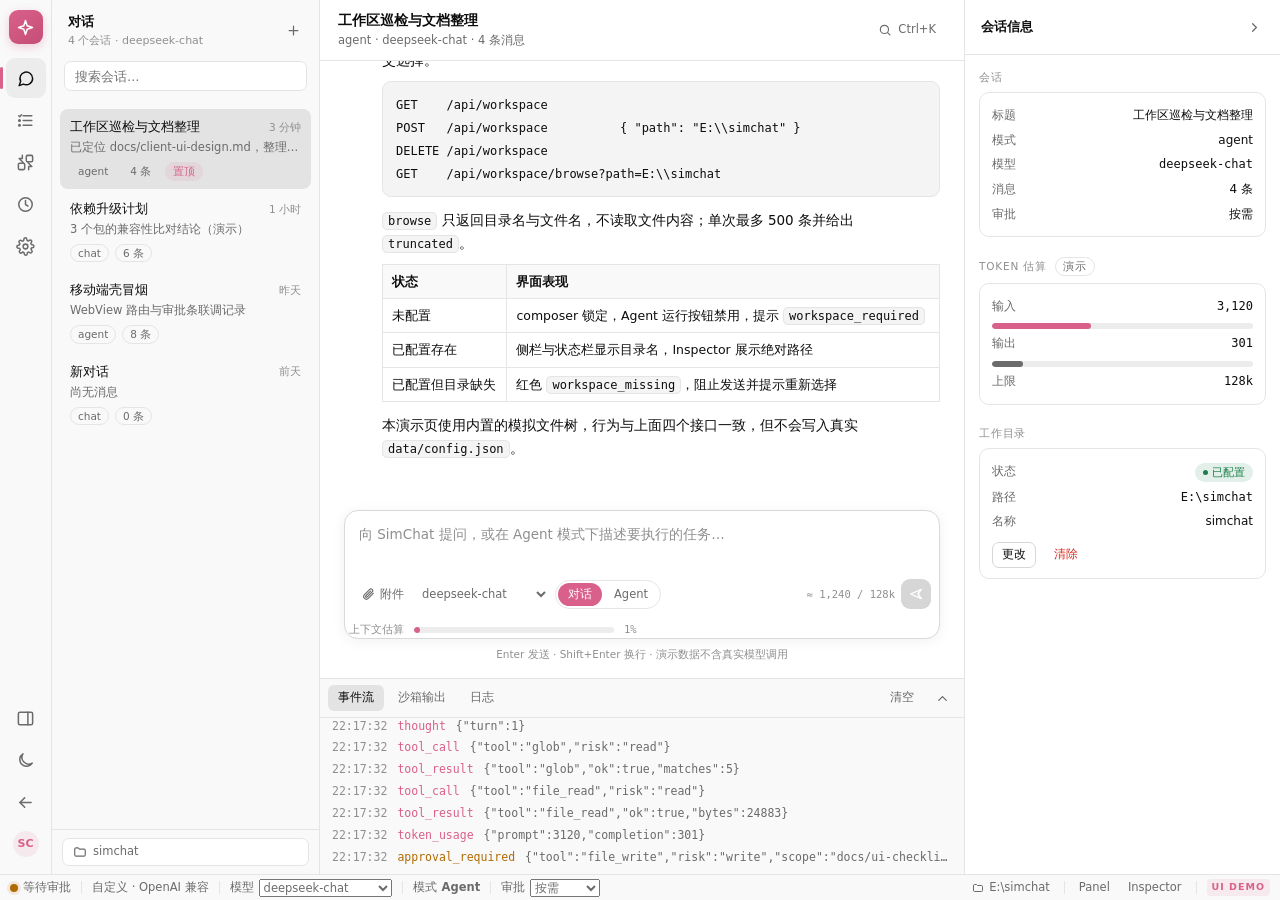
<file: ide-demo.html>
<!DOCTYPE html>
<html lang="zh-CN">
<head>
<meta charset="UTF-8">
<meta name="viewport" content="width=device-width, initial-scale=1.0">
<title>SimChat IDE · 界面演示</title>
<style>
/* ============ 设计令牌（沿用 web/static/css/chat.css） ============ */
:root {
  color-scheme: light dark;
  --sidebar-bg: #f9f9f9;
  --main-bg: #ffffff;
  --text: #0d0d0d;
  --text-muted: #6b6b6b;
  --text-faint: #8f8f8f;
  --border: #e5e5e5;
  --border-strong: #d6d6d6;
  --hover: #ececec;
  --active: #e3e3e3;
  --bubble: #f4f4f4;
  --accent: #d9608a;
  --accent-hover: #c44e77;
  --accent-soft: rgba(217, 96, 138, 0.10);
  --accent-soft-strong: rgba(217, 96, 138, 0.18);
  --composer-bg: #ffffff;
  --composer-border: #d9d9d9;
  --code-bg: #f4f4f4;
  --danger: #d93025;
  --danger-soft: rgba(217, 48, 37, 0.10);
  --warn: #b26a00;
  --warn-soft: rgba(178, 106, 0, 0.12);
  --ok: #1a7f4b;
  --ok-soft: rgba(26, 127, 75, 0.12);
  --shadow: 0 2px 14px rgba(0, 0, 0, 0.06);
  --shadow-lg: 0 18px 48px rgba(0, 0, 0, 0.18);
  --radius: 10px;
  --font-ui: "Segoe UI", system-ui, -apple-system, "Helvetica Neue", Arial, "PingFang SC", "Microsoft YaHei", sans-serif;
  --font-mono: "Cascadia Code", Consolas, "SFMono-Regular", Menlo, monospace;
}
body[data-theme="dark"] {
  color-scheme: dark;
  --sidebar-bg: #171717;
  --main-bg: #212121;
  --text: #ececec;
  --text-muted: #9b9b9b;
  --text-faint: #7d7d7d;
  --border: #2f2f2f;
  --border-strong: #3d3d3d;
  --hover: #2a2a2a;
  --active: #323232;
  --bubble: #303030;
  --accent: #e06b93;
  --accent-hover: #ef86a8;
  --accent-soft: rgba(224, 107, 147, 0.14);
  --accent-soft-strong: rgba(224, 107, 147, 0.24);
  --composer-bg: #2f2f2f;
  --composer-border: #3f3f3f;
  --code-bg: #171717;
  --danger: #f07171;
  --danger-soft: rgba(240, 113, 113, 0.14);
  --warn: #e0a34f;
  --warn-soft: rgba(224, 163, 79, 0.16);
  --ok: #6bd39a;
  --ok-soft: rgba(107, 211, 154, 0.14);
  --shadow: 0 2px 14px rgba(0, 0, 0, 0.35);
  --shadow-lg: 0 18px 48px rgba(0, 0, 0, 0.55);
}

* { box-sizing: border-box; }
html, body { height: 100%; }
body {
  margin: 0;
  background: var(--main-bg);
  color: var(--text);
  font-family: var(--font-ui);
  font-size: 14px;
  line-height: 1.55;
  -webkit-font-smoothing: antialiased;
  overflow: hidden;
}
button, input, textarea, select { font: inherit; color: inherit; }
button { cursor: pointer; }
a { color: var(--accent); }
::selection { background: var(--accent-soft-strong); }
::-webkit-scrollbar { width: 9px; height: 9px; }
::-webkit-scrollbar-thumb { background: var(--border-strong); border-radius: 6px; border: 2px solid transparent; background-clip: content-box; }
::-webkit-scrollbar-track { background: transparent; }
.hidden { display: none !important; }
.mono { font-family: var(--font-mono); }

/* ============ 桌面壳：六区网格 ============ */
.desktop-shell { height: 100dvh; }
.app {
  --sb: 268px;
  --ins: 316px;
  display: grid;
  grid-template-columns: 52px var(--sb) minmax(0, 1fr) var(--ins);
  grid-template-rows: minmax(0, 1fr) 26px;
  height: 100dvh;
  position: relative;
  transition: --sb 0.18s ease;
}
body[data-sidebar="collapsed"] .app { --sb: 0px; }
body[data-inspector="collapsed"] .app { --ins: 0px; }
body[data-sidebar="collapsed"] .sidebar { display: none; }
body[data-inspector="collapsed"] .inspector { display: none; }

/* A. Activity Bar */
.activity-bar {
  grid-column: 1; grid-row: 1;
  display: flex; flex-direction: column; align-items: center;
  gap: 2px; padding: 10px 0;
  background: var(--sidebar-bg);
  border-right: 1px solid var(--border);
  z-index: 30;
}
.act-logo {
  width: 34px; height: 34px; margin-bottom: 12px;
  display: grid; place-items: center; border-radius: 9px;
  background: linear-gradient(145deg, var(--accent), var(--accent-hover));
  box-shadow: 0 3px 10px rgba(217, 96, 138, 0.28);
  flex: 0 0 auto;
}
.act-logo svg { display: block; }
.act-btn {
  position: relative;
  width: 40px; height: 40px; border: 0; border-radius: 9px;
  background: transparent; color: var(--text-muted);
  display: grid; place-items: center;
}
.act-btn:hover { background: var(--hover); color: var(--text); }
.act-btn[aria-selected="true"] { color: var(--text); background: var(--hover); }
.act-btn[aria-selected="true"]::before {
  content: ""; position: absolute; left: -6px; top: 9px; bottom: 9px;
  width: 3px; border-radius: 3px; background: var(--accent);
}
.act-btn .act-dot {
  position: absolute; top: 7px; right: 7px; width: 7px; height: 7px;
  border-radius: 50%; background: var(--accent); border: 2px solid var(--sidebar-bg);
}
.act-spacer { flex: 1; }
.act-btn svg { width: 19px; height: 19px; }

/* B. Side Bar */
.sidebar {
  grid-column: 2; grid-row: 1;
  display: flex; flex-direction: column; min-width: 0;
  background: var(--sidebar-bg);
  border-right: 1px solid var(--border);
  overflow: hidden;
}
.side-head {
  display: flex; align-items: center; justify-content: space-between;
  gap: 8px; padding: 12px 12px 8px 16px; flex: 0 0 auto;
}
.side-title { font-size: 13px; font-weight: 600; letter-spacing: 0.2px; }
.side-sub { font-size: 11px; color: var(--text-faint); }
.icon-btn {
  width: 28px; height: 28px; border-radius: 7px; border: 0;
  background: transparent; color: var(--text-muted);
  display: inline-grid; place-items: center; flex: 0 0 auto;
}
.icon-btn:hover { background: var(--hover); color: var(--text); }
.icon-btn svg { width: 15px; height: 15px; }
.side-search { padding: 4px 12px 8px; flex: 0 0 auto; }
.side-search input {
  width: 100%; height: 30px; padding: 0 10px;
  border: 1px solid var(--border); border-radius: 7px;
  background: var(--main-bg); color: var(--text); outline: none; font-size: 12.5px;
}
.side-search input:focus { border-color: var(--accent); box-shadow: 0 0 0 2px var(--accent-soft); }
.side-filter { display: flex; gap: 6px; padding: 0 12px 8px; }
.side-filter button {
  border: 1px solid var(--border); background: transparent; color: var(--text-muted);
  font-size: 11.5px; padding: 3px 9px; border-radius: 999px;
}
.side-filter button[aria-pressed="true"] { border-color: var(--accent); color: var(--accent); background: var(--accent-soft); }
.side-scroll { flex: 1; min-height: 0; overflow-y: auto; padding: 2px 8px 10px; }
.side-foot { flex: 0 0 auto; border-top: 1px solid var(--border); padding: 8px 10px; }

.list-item {
  display: block; width: 100%; text-align: left;
  border: 0; border-radius: 8px; background: transparent;
  padding: 8px 10px; margin-bottom: 2px; color: var(--text);
}
.list-item:hover { background: var(--hover); }
.list-item[aria-current="true"] { background: var(--active); }
.list-item .li-top { display: flex; align-items: center; gap: 8px; }
.li-title { font-size: 13px; font-weight: 500; flex: 1; min-width: 0; overflow: hidden; text-overflow: ellipsis; white-space: nowrap; }
.li-time { font-size: 10.5px; color: var(--text-faint); flex: 0 0 auto; }
.li-preview { font-size: 11.5px; color: var(--text-muted); margin-top: 2px; overflow: hidden; text-overflow: ellipsis; white-space: nowrap; }
.li-meta { display: flex; align-items: center; gap: 6px; margin-top: 5px; flex-wrap: wrap; }

.chip {
  display: inline-flex; align-items: center; gap: 4px;
  font-size: 10.5px; line-height: 1; padding: 3px 7px; border-radius: 999px;
  border: 1px solid var(--border); color: var(--text-muted); white-space: nowrap;
}
.chip.ok { color: var(--ok); border-color: transparent; background: var(--ok-soft); }
.chip.warn { color: var(--warn); border-color: transparent; background: var(--warn-soft); }
.chip.danger { color: var(--danger); border-color: transparent; background: var(--danger-soft); }
.chip.accent { color: var(--accent); border-color: transparent; background: var(--accent-soft); }
.chip.dot::before { content: ""; width: 5px; height: 5px; border-radius: 50%; background: currentColor; }
.chip .spin {
  width: 8px; height: 8px; border-radius: 50%;
  border: 1.5px solid currentColor; border-right-color: transparent;
  animation: spin 0.9s linear infinite;
}
@keyframes spin { to { transform: rotate(360deg); } }

.side-section { padding: 10px 10px 4px; font-size: 10.5px; letter-spacing: 0.8px; text-transform: uppercase; color: var(--text-faint); }

/* C. 中央区 */
.center { grid-column: 3; grid-row: 1; display: flex; flex-direction: column; min-width: 0; min-height: 0; background: var(--main-bg); }
.workarea { flex: 1; min-height: 0; display: flex; flex-direction: column; overflow: hidden; }
.view { flex: 1; min-height: 0; display: none; flex-direction: column; }
.view.active { display: flex; }
.view-head {
  flex: 0 0 auto; display: flex; align-items: center; gap: 10px;
  padding: 12px 18px; border-bottom: 1px solid var(--border); min-height: 52px;
}
.view-title { font-size: 14px; font-weight: 600; flex: 0 0 auto; }
.view-sub { font-size: 11.5px; color: var(--text-muted); }
.view-head .grow { flex: 1; }
.view-body { flex: 1; min-height: 0; overflow-y: auto; padding: 18px 20px 28px; }

/* D. Inspector */
.inspector {
  grid-column: 4; grid-row: 1;
  display: flex; flex-direction: column; min-width: 0;
  background: var(--main-bg); border-left: 1px solid var(--border); overflow: hidden;
}
.ins-head {
  display: flex; align-items: center; gap: 8px;
  padding: 13px 12px 13px 16px; border-bottom: 1px solid var(--border);
  font-size: 12.5px; font-weight: 600; flex: 0 0 auto;
}
.ins-head .grow { flex: 1; }
.ins-scroll { flex: 1; min-height: 0; overflow-y: auto; padding: 14px 14px 24px; }
.ins-section { margin-bottom: 20px; }
.ins-label { font-size: 10.5px; text-transform: uppercase; letter-spacing: 0.8px; color: var(--text-faint); margin-bottom: 7px; }
.ins-card { border: 1px solid var(--border); border-radius: var(--radius); padding: 10px 12px; }
.kv { display: flex; gap: 10px; justify-content: space-between; font-size: 12px; padding: 3px 0; }
.kv .k { color: var(--text-muted); flex: 0 0 auto; }
.kv .v { text-align: right; min-width: 0; overflow: hidden; text-overflow: ellipsis; white-space: nowrap; }
.meter { height: 6px; border-radius: 4px; background: var(--hover); overflow: hidden; margin: 5px 0 2px; }
.meter > span { display: block; height: 100%; border-radius: 4px; background: var(--accent); }
.meter.alt > span { background: var(--text-muted); }

/* E. 底部 Panel */
.panel {
  flex: 0 0 auto; height: 196px; min-height: 120px;
  display: none; flex-direction: column;
  border-top: 1px solid var(--border); background: var(--sidebar-bg);
}
body[data-panel="expanded"] .panel { display: flex; }
.panel-head { display: flex; align-items: center; gap: 4px; padding: 5px 8px; border-bottom: 1px solid var(--border); flex: 0 0 auto; }
.panel-tab {
  border: 0; background: transparent; color: var(--text-muted);
  font-size: 11.5px; padding: 4px 10px; border-radius: 6px;
}
.panel-tab[aria-selected="true"] { background: var(--active); color: var(--text); }
.panel-head .grow { flex: 1; }
.panel-body { flex: 1; min-height: 0; overflow-y: auto; font-family: var(--font-mono); font-size: 11.5px; padding: 6px 12px; }
.panel-body .ev { display: flex; gap: 10px; padding: 2px 0; white-space: nowrap; }
.ev-time { color: var(--text-faint); flex: 0 0 auto; }
.ev-name { flex: 0 0 auto; color: var(--accent); }
.ev-data { color: var(--text-muted); overflow: hidden; text-overflow: ellipsis; }
.ev[data-kind="error"] .ev-name, .ev[data-kind="aborted"] .ev-name { color: var(--danger); }
.ev[data-kind="approval"] .ev-name { color: var(--warn); }
.ev[data-kind="final"] .ev-name { color: var(--ok); }
.panel-empty { color: var(--text-faint); padding: 18px 4px; }

/* F. 状态栏 */
.statusbar {
  grid-column: 1 / -1; grid-row: 2;
  display: flex; align-items: center; gap: 10px;
  padding: 0 10px; font-size: 11.5px; color: var(--text-muted);
  background: var(--sidebar-bg); border-top: 1px solid var(--border);
  overflow: hidden; white-space: nowrap;
}
.status-item { display: inline-flex; align-items: center; gap: 5px; }
.status-sep { width: 1px; height: 13px; background: var(--border); }
.status-dot { width: 8px; height: 8px; border-radius: 50%; background: var(--ok); box-shadow: 0 0 0 3px var(--ok-soft); }
.status-dot.running { background: var(--warn); box-shadow: 0 0 0 3px var(--warn-soft); animation: pulse 1.4s ease infinite; }
.status-dot.error { background: var(--danger); box-shadow: 0 0 0 3px var(--danger-soft); }
@keyframes pulse { 0%,100% { opacity: 1; } 50% { opacity: 0.45; } }
.statusbar .grow { flex: 1; }
.status-btn {
  border: 0; background: transparent; color: var(--text-muted);
  display: inline-flex; align-items: center; gap: 5px; padding: 1px 4px; border-radius: 4px; font-size: 11.5px;
}
.status-btn:hover { color: var(--text); background: var(--hover); }
.status-btn select { border: 0; background: transparent; color: inherit; font-size: 11.5px; outline: none; }
.demo-badge {
  font-size: 9.5px; letter-spacing: 1px; font-weight: 700;
  color: var(--accent); background: var(--accent-soft); border-radius: 4px; padding: 1px 5px;
}

/* ============ 通用控件 ============ */
.btn {
  display: inline-flex; align-items: center; justify-content: center; gap: 6px;
  height: 30px; padding: 0 12px; border-radius: 7px;
  border: 1px solid var(--border-strong); background: var(--main-bg); color: var(--text);
  font-size: 12.5px; font-weight: 500; white-space: nowrap;
}
.btn:hover { background: var(--hover); }
.btn.primary { background: var(--accent); border-color: var(--accent); color: #fff; }
.btn.primary:hover { background: var(--accent-hover); border-color: var(--accent-hover); }
.btn.danger { color: var(--danger); border-color: var(--danger); background: transparent; }
.btn.danger:hover { background: var(--danger-soft); }
.btn.ghost { border-color: transparent; background: transparent; color: var(--text-muted); }
.btn.ghost:hover { color: var(--text); background: var(--hover); }
.btn.sm { height: 26px; padding: 0 9px; font-size: 11.5px; }
.btn:disabled { opacity: 0.5; cursor: not-allowed; }
.btn svg { width: 14px; height: 14px; }

.switch { position: relative; width: 32px; height: 18px; border-radius: 999px; background: var(--border-strong); border: 0; padding: 0; flex: 0 0 auto; transition: background 0.15s; }
.switch::after { content: ""; position: absolute; top: 2px; left: 2px; width: 14px; height: 14px; border-radius: 50%; background: #fff; transition: transform 0.15s; }
.switch[aria-checked="true"] { background: var(--accent); }
.switch[aria-checked="true"]::after { transform: translateX(14px); }

.badge-risk { font-size: 10px; padding: 2px 6px; border-radius: 4px; font-weight: 600; letter-spacing: 0.3px; }
.badge-risk[data-risk="read"] { color: var(--ok); background: var(--ok-soft); }
.badge-risk[data-risk="write"] { color: var(--warn); background: var(--warn-soft); }
.badge-risk[data-risk="dangerous"] { color: var(--danger); background: var(--danger-soft); }

/* 空态卡（未接入服务端） */
.empty-card {
  border: 1px dashed var(--border-strong); border-radius: 12px;
  padding: 30px 24px; text-align: center; color: var(--text-muted);
  background: linear-gradient(180deg, transparent, var(--sidebar-bg));
  max-width: 560px; margin: 24px auto;
}
.empty-card h3 { font-size: 15px; color: var(--text); margin: 10px 0 6px; }
.empty-card p { margin: 0 0 6px; font-size: 12.5px; line-height: 1.65; }
.empty-code {
  display: inline-block; margin-top: 10px; font-family: var(--font-mono); font-size: 11px;
  color: var(--text-muted); background: var(--code-bg); border: 1px solid var(--border);
  border-radius: 6px; padding: 5px 9px;
}
.empty-icon { width: 40px; height: 40px; margin: 0 auto; color: var(--text-faint); display: grid; place-items: center; }
.empty-icon svg { width: 34px; height: 34px; }
</style>
<style>
/* ============ 对话视图 ============ */
.chat-top {
  flex: 0 0 auto; display: flex; align-items: center; gap: 10px;
  padding: 10px 18px; border-bottom: 1px solid var(--border);
}
.chat-top .grow { flex: 1; }
.ws-chip {
  display: inline-flex; align-items: center; gap: 6px; max-width: 300px;
  height: 28px; padding: 0 10px; border-radius: 7px;
  border: 1px solid var(--border); background: var(--main-bg);
  color: var(--text-muted); font-size: 11.5px;
}
.ws-chip:hover { border-color: var(--accent); color: var(--text); }
.ws-chip.missing { border-color: var(--danger); color: var(--danger); background: var(--danger-soft); }
.ws-chip svg { width: 14px; height: 14px; flex: 0 0 auto; }
.ws-chip span { overflow: hidden; text-overflow: ellipsis; white-space: nowrap; }
.mode-pill { display: inline-flex; border: 1px solid var(--border); border-radius: 999px; padding: 2px; gap: 2px; }
.mode-pill button {
  border: 0; background: transparent; color: var(--text-muted);
  font-size: 11.5px; padding: 3px 10px; border-radius: 999px;
}
.mode-pill button[aria-pressed="true"] { background: var(--accent); color: #fff; }

.messages { flex: 1; min-height: 0; overflow-y: auto; padding: 22px 0 10px; }
.msg-wrap { max-width: 820px; margin: 0 auto; padding: 0 24px; }
.msg { display: flex; gap: 12px; margin-bottom: 24px; }
.msg.user { flex-direction: row-reverse; }
.msg .avatar {
  width: 26px; height: 26px; border-radius: 7px; flex: 0 0 auto;
  display: grid; place-items: center; font-size: 11px; font-weight: 700; color: #fff;
  background: linear-gradient(145deg, var(--accent), var(--accent-hover));
  margin-top: 2px;
}
.msg.user .avatar { background: var(--text-muted); }
.msg-body { min-width: 0; max-width: 100%; }
.msg.user .msg-body { display: flex; flex-direction: column; align-items: flex-end; }
.msg-name { font-size: 11px; color: var(--text-faint); margin-bottom: 5px; display: flex; gap: 8px; align-items: center; }
.msg.user .msg-name { justify-content: flex-end; }
.bubble-user {
  background: var(--bubble); border-radius: 12px; padding: 9px 13px;
  font-size: 13.5px; max-width: 620px; white-space: pre-wrap; word-break: break-word;
}
.md { font-size: 13.5px; line-height: 1.7; word-break: break-word; }
.md h3 { font-size: 14.5px; margin: 16px 0 8px; }
.md h4 { font-size: 13.5px; margin: 14px 0 6px; }
.md p { margin: 0 0 9px; }
.md ul, .md ol { margin: 0 0 10px; padding-left: 20px; }
.md li { margin: 3px 0; }
.md code { font-family: var(--font-mono); font-size: 12px; background: var(--code-bg); border: 1px solid var(--border); border-radius: 5px; padding: 1px 5px; }
.md pre {
  background: var(--code-bg); border: 1px solid var(--border); border-radius: 9px;
  padding: 11px 13px; overflow-x: auto; margin: 0 0 12px;
}
.md pre code { background: none; border: 0; padding: 0; font-size: 12px; line-height: 1.6; }
.md .link { color: var(--accent); text-decoration: none; border-bottom: 1px solid var(--accent-soft-strong); }
.md table { border-collapse: collapse; margin: 0 0 12px; font-size: 12.5px; width: 100%; }
.md th, .md td { border: 1px solid var(--border); padding: 6px 9px; text-align: left; }
.md th { background: var(--sidebar-bg); font-weight: 600; }
.tool-strip { display: flex; flex-wrap: wrap; gap: 6px; margin: 4px 0 12px; }
.tool-chip {
  display: inline-flex; align-items: center; gap: 6px; max-width: 100%;
  border: 1px solid var(--border); border-radius: 7px; background: var(--sidebar-bg);
  padding: 4px 8px; font-size: 11px; color: var(--text-muted); font-family: var(--font-mono);
}
.tool-chip svg { width: 12px; height: 12px; }
.tool-chip b { color: var(--text); font-weight: 600; font-family: var(--font-ui); }
.tool-chip .ok-mark { color: var(--ok); }
.typing { display: inline-flex; gap: 3px; margin-top: 6px; }
.typing i { width: 5px; height: 5px; border-radius: 50%; background: var(--text-faint); animation: blink 1.2s infinite; }
.typing i:nth-child(2) { animation-delay: 0.2s; }
.typing i:nth-child(3) { animation-delay: 0.4s; }
@keyframes blink { 0%, 80%, 100% { opacity: 0.25; } 40% { opacity: 1; } }

/* composer */
.composer-wrap { flex: 0 0 auto; padding: 8px 0 16px; background: linear-gradient(180deg, transparent, var(--main-bg) 26%); }
.composer { max-width: 820px; margin: 0 auto; padding: 0 24px; }
.lock-banner {
  display: flex; align-items: center; gap: 10px; margin-bottom: 8px;
  border: 1px solid var(--danger); background: var(--danger-soft); color: var(--danger);
  border-radius: 9px; padding: 8px 12px; font-size: 12px;
}
.lock-banner .grow { flex: 1; }
.lock-banner b { font-weight: 600; }
.composer-box { border: 1px solid var(--composer-border); border-radius: 14px; background: var(--composer-bg); box-shadow: var(--shadow); overflow: hidden; }
.composer-box:focus-within { border-color: var(--accent); box-shadow: 0 0 0 3px var(--accent-soft); }
.composer-box.locked { opacity: 0.72; }
.composer-box textarea {
  display: block; width: 100%; border: 0; outline: none; resize: none;
  background: transparent; padding: 13px 14px 6px; font-size: 13.5px; line-height: 1.6; min-height: 52px; max-height: 180px;
}
.composer-box textarea::placeholder { color: var(--text-faint); }
.composer-bar { display: flex; align-items: center; gap: 6px; padding: 6px 8px 8px; flex-wrap: wrap; }
.composer-bar .grow { flex: 1; }
.comp-btn {
  display: inline-flex; align-items: center; gap: 5px; height: 27px; padding: 0 8px;
  border: 0; border-radius: 6px; background: transparent; color: var(--text-muted); font-size: 11.5px;
}
.comp-btn:hover { background: var(--hover); color: var(--text); }
.comp-btn svg { width: 14px; height: 14px; }
.comp-btn.active { background: var(--accent-soft); color: var(--accent); }
.comp-select { border: 0; background: transparent; color: var(--text-muted); font-size: 11.5px; outline: none; max-width: 170px; }
.send-btn {
  width: 30px; height: 30px; border-radius: 9px; border: 0; flex: 0 0 auto;
  background: var(--accent); color: #fff; display: grid; place-items: center;
}
.send-btn:hover { background: var(--accent-hover); }
.send-btn:disabled { background: var(--border-strong); color: var(--main-bg); cursor: not-allowed; }
.send-btn svg { width: 16px; height: 16px; }
.token-bar { display: flex; align-items: center; gap: 10px; padding: 4px 4px 0; font-size: 10.5px; color: var(--text-faint); }
.token-bar .meter { flex: 1; max-width: 200px; margin: 0; }
.composer-hint { text-align: center; font-size: 10.5px; color: var(--text-faint); margin-top: 7px; }

/* ============ 任务视图 / ReAct 时间线 ============ */
.task-head-meta { display: flex; align-items: center; gap: 8px; flex-wrap: wrap; }
.timeline { position: relative; padding-left: 26px; margin-top: 4px; max-width: 860px; }
.timeline::before { content: ""; position: absolute; left: 9px; top: 8px; bottom: 8px; width: 2px; background: var(--border); }
.tnode { position: relative; margin-bottom: 14px; }
.tnode .dot {
  position: absolute; left: -26px; top: 4px; width: 20px; height: 20px; border-radius: 50%;
  display: grid; place-items: center; background: var(--main-bg); border: 1px solid var(--border-strong); color: var(--text-muted);
}
.tnode .dot svg { width: 11px; height: 11px; }
.tnode[data-type="plan"] .dot { border-color: var(--accent); color: var(--accent); background: var(--accent-soft); }
.tnode[data-type="thought"] .dot { border-color: var(--border-strong); color: var(--text-muted); }
.tnode[data-type="tool_call"] .dot { border-color: var(--accent); color: var(--accent); }
.tnode[data-type="tool_result"] .dot { border-color: var(--ok); color: var(--ok); }
.tnode[data-type="approval"] .dot { border-color: var(--warn); color: var(--warn); background: var(--warn-soft); }
.tnode[data-type="final"] .dot { border-color: var(--ok); color: var(--ok); background: var(--ok-soft); }
.tnode[data-type="error"] .dot { border-color: var(--danger); color: var(--danger); background: var(--danger-soft); }
.tnode-head { display: flex; align-items: center; gap: 8px; flex-wrap: wrap; }
.tnode-label { font-size: 12.5px; font-weight: 600; }
.tnode-time { font-size: 10.5px; color: var(--text-faint); }
.tnode-body { margin-top: 6px; font-size: 12.5px; color: var(--text-muted); }
.tnode-body.plan-list ul { margin: 4px 0 0; padding-left: 18px; }
.tnode-body code { font-family: var(--font-mono); font-size: 11.5px; background: var(--code-bg); border: 1px solid var(--border); border-radius: 4px; padding: 1px 4px; }
.call-card { border: 1px solid var(--border); border-radius: 9px; overflow: hidden; margin-top: 8px; background: var(--main-bg); }
.call-card .cc-head { display: flex; align-items: center; gap: 8px; padding: 7px 10px; background: var(--sidebar-bg); border-bottom: 1px solid var(--border); font-size: 11.5px; }
.call-card .cc-head .grow { flex: 1; }
.call-card pre { margin: 0; padding: 9px 11px; background: var(--code-bg); overflow-x: auto; font-family: var(--font-mono); font-size: 11.5px; line-height: 1.6; color: var(--text); }
.call-card .cc-foot { padding: 6px 10px; font-size: 11px; color: var(--text-faint); border-top: 1px solid var(--border); }
.pin-btn { border: 0; background: transparent; color: var(--text-faint); font-size: 10.5px; padding: 2px 4px; border-radius: 4px; }
.pin-btn:hover { color: var(--accent); background: var(--accent-soft); }

.approval-card {
  margin-top: 10px; border: 1px solid var(--warn); border-radius: 10px;
  background: var(--warn-soft); overflow: hidden;
}
.approval-card.decided { border-color: var(--border); background: var(--sidebar-bg); }
.approval-head { display: flex; align-items: center; gap: 8px; padding: 9px 12px; border-bottom: 1px dashed var(--warn); color: var(--warn); font-size: 12px; font-weight: 600; }
.approval-card.decided .approval-head { border-color: var(--border); color: var(--text-muted); }
.approval-head svg { width: 15px; height: 15px; }
.approval-body { padding: 10px 12px; font-size: 12.5px; }
.approval-body .kv { padding: 2px 0; }
.approval-actions { display: flex; gap: 8px; padding: 0 12px 12px; }
.approval-actions .grow { flex: 1; }
.approval-done { padding: 0 12px 12px; font-size: 11.5px; color: var(--text-muted); display: flex; align-items: center; gap: 6px; }
.run-summary { border: 1px solid var(--border); border-radius: 10px; padding: 12px 14px; margin-bottom: 18px; background: var(--sidebar-bg); max-width: 860px; }
.run-summary .kv { font-size: 12px; }
.run-summary .grow { flex: 1; }

/* ============ 扩展视图 ============ */
.ext-grid { display: grid; grid-template-columns: repeat(auto-fill, minmax(268px, 1fr)); gap: 12px; }
.mod-card { border: 1px solid var(--border); border-radius: 11px; padding: 12px 13px; background: var(--main-bg); display: flex; flex-direction: column; gap: 8px; }
.mod-card:hover { border-color: var(--border-strong); box-shadow: var(--shadow); }
.mod-top { display: flex; align-items: flex-start; gap: 9px; }
.mod-ico { width: 30px; height: 30px; border-radius: 8px; display: grid; place-items: center; background: var(--accent-soft); color: var(--accent); flex: 0 0 auto; }
.mod-ico svg { width: 16px; height: 16px; }
.mod-title { font-size: 13px; font-weight: 600; line-height: 1.35; }
.mod-id { font-family: var(--font-mono); font-size: 10.5px; color: var(--text-faint); }
.mod-desc { font-size: 11.5px; color: var(--text-muted); line-height: 1.6; flex: 1; }
.mod-foot { display: flex; align-items: center; gap: 8px; }
.mod-foot .grow { flex: 1; }
.mod-ver { font-size: 10px; color: var(--text-faint); }
.tool-table { width: 100%; border-collapse: collapse; font-size: 12px; margin-top: 6px; }
.tool-table th, .tool-table td { text-align: left; padding: 7px 9px; border-bottom: 1px solid var(--border); }
.tool-table th { font-size: 10.5px; text-transform: uppercase; letter-spacing: 0.5px; color: var(--text-faint); font-weight: 600; }
.tool-table td.mono { font-family: var(--font-mono); font-size: 11.5px; }
.tool-table tr:hover td { background: var(--hover); }
.section-title { font-size: 13px; font-weight: 600; margin: 24px 0 10px; display: flex; align-items: center; gap: 8px; }
.section-title .chip { font-weight: 500; }

/* ============ 自动化 ============ */
.dag-row { display: flex; align-items: center; gap: 10px; border: 1px solid var(--border); border-radius: 9px; padding: 10px 12px; margin-bottom: 8px; opacity: 0.85; }
.dag-row .grow { flex: 1; }
.dag-name { font-size: 12.5px; font-weight: 500; }
.dag-cron { font-size: 10.5px; color: var(--text-faint); font-family: var(--font-mono); }

/* ============ 设置视图 ============ */
.settings-wrap { display: flex; gap: 0; flex: 1; min-height: 0; }
.settings-nav {
  width: 210px; flex: 0 0 210px; border-right: 1px solid var(--border);
  padding: 12px 10px; overflow-y: auto; background: var(--sidebar-bg);
}
.set-nav-group { font-size: 10px; letter-spacing: 0.8px; text-transform: uppercase; color: var(--text-faint); padding: 10px 8px 4px; }
.set-nav-item {
  display: flex; align-items: center; gap: 8px; width: 100%; text-align: left;
  border: 0; background: transparent; color: var(--text); font-size: 12.5px;
  padding: 6px 8px; border-radius: 6px; margin-bottom: 1px;
}
.set-nav-item:hover { background: var(--hover); }
.set-nav-item[aria-current="true"] { background: var(--active); font-weight: 600; }
.set-nav-item[aria-current="true"]::before { content: ""; width: 3px; height: 13px; border-radius: 2px; background: var(--accent); margin-left: -4px; }
.set-nav-item svg { width: 14px; height: 14px; color: var(--text-muted); }
.settings-panel { flex: 1; min-width: 0; overflow-y: auto; padding: 20px 26px 40px; }
.settings-panel > .panel-inner { max-width: 760px; }
.set-h2 { font-size: 16px; font-weight: 600; margin: 0 0 4px; }
.set-desc { font-size: 12px; color: var(--text-muted); margin: 0 0 18px; }
.set-card { border: 1px solid var(--border); border-radius: 11px; padding: 14px 16px; margin-bottom: 14px; background: var(--main-bg); }
.set-card-title { font-size: 12.5px; font-weight: 600; margin: 0 0 10px; display: flex; align-items: center; gap: 8px; }
.set-card-title .grow { flex: 1; }
.field { display: flex; flex-direction: column; gap: 5px; margin-bottom: 12px; }
.field-label { font-size: 11.5px; color: var(--text-muted); }
.field-hint { font-size: 10.5px; color: var(--text-faint); }
.field-input, .field-select {
  height: 32px; padding: 0 10px; border: 1px solid var(--border); border-radius: 7px;
  background: var(--main-bg); color: var(--text); font-size: 12.5px; outline: none; width: 100%;
}
.field-input:focus, .field-select:focus { border-color: var(--accent); box-shadow: 0 0 0 2px var(--accent-soft); }
.field-row { display: grid; grid-template-columns: 1fr 1fr; gap: 12px; }
.theme-cards { display: flex; gap: 8px; flex-wrap: wrap; }
.theme-card { border: 1px solid var(--border); background: var(--main-bg); border-radius: 8px; padding: 7px 12px; font-size: 12px; color: var(--text-muted); }
.theme-card[aria-pressed="true"] { border-color: var(--accent); color: var(--accent); background: var(--accent-soft); }
.inline-actions { display: flex; gap: 8px; flex-wrap: wrap; align-items: center; }
.workspace-summary { display: flex; align-items: center; gap: 10px; }
.workspace-summary .path { font-family: var(--font-mono); font-size: 12px; word-break: break-all; }
.adv-grid { display: grid; grid-template-columns: repeat(auto-fill, minmax(220px, 1fr)); gap: 10px; }
.adv-card { border: 1px solid var(--border); border-radius: 9px; padding: 11px 12px; }
.adv-card-head { display: flex; align-items: center; gap: 8px; font-size: 12.5px; font-weight: 600; }
.adv-card-head .grow { flex: 1; }
.adv-card p { margin: 6px 0 0; font-size: 11px; color: var(--text-muted); }


/* ============ 弹层 / 命令面板 / 工作目录选择器 ============ */
.backdrop {
  position: fixed; inset: 0; background: rgba(0, 0, 0, 0.42); z-index: 90;
  display: none; align-items: flex-start; justify-content: center; padding-top: 9vh;
}
.backdrop.open { display: flex; }
.modal {
  width: min(640px, 94vw); background: var(--main-bg); color: var(--text);
  border: 1px solid var(--border); border-radius: 14px; box-shadow: var(--shadow-lg);
  overflow: hidden; animation: pop 0.16s ease;
}
@keyframes pop { from { transform: translateY(-6px) scale(0.99); opacity: 0; } }
.modal-head { display: flex; align-items: center; gap: 8px; padding: 12px 16px; border-bottom: 1px solid var(--border); }
.modal-head h3 { margin: 0; font-size: 13.5px; font-weight: 600; flex: 1; }
.modal-body { padding: 14px 16px; max-height: 64vh; overflow-y: auto; }
.modal-foot { display: flex; gap: 8px; align-items: center; padding: 11px 16px; border-top: 1px solid var(--border); background: var(--sidebar-bg); }
.modal-foot .grow { flex: 1; }
.wp-label { font-size: 10.5px; text-transform: uppercase; letter-spacing: 0.7px; color: var(--text-faint); margin: 0 0 6px; }
.wp-current { font-family: var(--font-mono); font-size: 12px; background: var(--code-bg); border: 1px solid var(--border); border-radius: 7px; padding: 8px 10px; word-break: break-all; }
.wp-rootrow { display: flex; gap: 6px; flex-wrap: wrap; margin-bottom: 10px; }
.wp-root { border: 1px solid var(--border); border-radius: 6px; background: var(--main-bg); font-size: 11.5px; padding: 3px 9px; color: var(--text-muted); font-family: var(--font-mono); }
.wp-root[aria-pressed="true"] { border-color: var(--accent); color: var(--accent); background: var(--accent-soft); }
.wp-nav { display: flex; gap: 8px; align-items: center; margin-bottom: 10px; }
.wp-nav .field-input { flex: 1; }
.wp-list { border: 1px solid var(--border); border-radius: 9px; overflow: hidden; max-height: 260px; overflow-y: auto; }
.wp-entry { display: flex; align-items: center; gap: 9px; width: 100%; text-align: left; border: 0; background: transparent; padding: 7px 11px; font-size: 12px; color: var(--text); border-bottom: 1px solid var(--border); }
.wp-entry:last-child { border-bottom: 0; }
.wp-entry:hover { background: var(--hover); }
.wp-entry svg { width: 14px; height: 14px; color: var(--text-muted); flex: 0 0 auto; }
.wp-entry.is-file { color: var(--text-faint); cursor: default; }
.wp-entry.is-file:hover { background: transparent; }
.wp-entry .grow { flex: 1; overflow: hidden; text-overflow: ellipsis; white-space: nowrap; }
.wp-empty { padding: 16px; text-align: center; color: var(--text-faint); font-size: 12px; }
.wp-trunc { font-size: 10.5px; color: var(--warn); padding: 6px 0 0; }

.palette-input {
  width: 100%; height: 44px; border: 0; border-bottom: 1px solid var(--border);
  background: transparent; padding: 0 16px; font-size: 14px; outline: none; color: var(--text);
}
.palette-list { max-height: 340px; overflow-y: auto; padding: 6px; }
.pal-item { display: flex; align-items: center; gap: 10px; padding: 7px 10px; border-radius: 7px; font-size: 12.5px; cursor: pointer; }
.pal-item:hover, .pal-item.active { background: var(--hover); }
.pal-item .pal-hint { margin-left: auto; font-size: 10.5px; color: var(--text-faint); font-family: var(--font-mono); }
.pal-group { font-size: 10px; letter-spacing: 0.7px; text-transform: uppercase; color: var(--text-faint); padding: 8px 10px 3px; }

/* toast */
.toasts { position: fixed; right: 16px; bottom: 40px; z-index: 120; display: flex; flex-direction: column; gap: 8px; align-items: flex-end; }
.toast {
  background: var(--text); color: var(--main-bg); font-size: 12px;
  border-radius: 8px; padding: 8px 13px; box-shadow: var(--shadow-lg);
  animation: pop 0.16s ease; max-width: 340px;
}
.toast.err { background: var(--danger); color: #fff; }

/* ============ 移动端壳（< 768px） ============ */
.mobile-shell { display: none; height: 100dvh; flex-direction: column; background: var(--main-bg); }
.mobile-head { flex: 0 0 auto; display: flex; align-items: center; gap: 10px; padding: 12px 14px; border-bottom: 1px solid var(--border); }
.mobile-head .grow { flex: 1; }
.mobile-head .m-title { font-size: 14px; font-weight: 600; }
.mobile-body { flex: 1; min-height: 0; overflow-y: auto; }
.mobile-tabbar { flex: 0 0 auto; display: flex; border-top: 1px solid var(--border); background: var(--sidebar-bg); }
.mobile-tabbar button { flex: 1; border: 0; background: transparent; color: var(--text-muted); padding: 8px 0 9px; display: flex; flex-direction: column; align-items: center; gap: 3px; font-size: 10.5px; }
.mobile-tabbar button[aria-selected="true"] { color: var(--accent); }
.mobile-tabbar svg { width: 19px; height: 19px; }
.mob-page { display: none; flex-direction: column; height: 100%; }
.mob-page.active { display: flex; }
.mob-list { padding: 8px 10px; }
.mob-chat-head { padding: 9px 14px; border-bottom: 1px solid var(--border); display: flex; align-items: center; gap: 8px; }
.mob-chat-head .grow { flex: 1; }
.mob-msgs { flex: 1; min-height: 0; overflow-y: auto; padding: 16px 0 8px; }
.mob-msgs .msg-wrap { padding: 0 14px; }
.mob-msgs .msg { margin-bottom: 18px; }
.mob-composer { flex: 0 0 auto; padding: 8px 12px 10px; }
.mob-settings { padding: 12px 14px 28px; }
.mob-back { border: 0; background: transparent; color: var(--accent); font-size: 12px; padding: 2px 0; }
.mob-run-card { border: 1px solid var(--border); border-radius: 10px; padding: 10px 12px; margin-bottom: 9px; background: var(--main-bg); }
.mob-page-body { padding: 14px; max-width: 900px; margin: 0 auto; width: 100%; }

/* ============ 断点形态 ============ */
@media (max-width: 1180px) {
  .app { --ins: 0px; }
  .inspector { display: none; position: fixed; top: 0; bottom: 26px; right: 0; width: 330px; z-index: 65; display: none; box-shadow: var(--shadow-lg); }
  body[data-inspector="expanded"] .inspector { display: flex; }
}
@media (max-width: 1023px) {
  .app { --sb: 0px; }
  .sidebar { display: none; position: fixed; top: 0; bottom: 26px; left: 52px; width: 280px; z-index: 64; display: none; box-shadow: var(--shadow-lg); }
  body[data-sidebar="expanded"] .sidebar { display: flex; }
  .backdrop.drawer.open { display: block; background: rgba(0,0,0,0.28); padding: 0; }
  .view-body { padding: 14px 14px 24px; }
  .settings-nav { width: 170px; flex-basis: 170px; }
}
@media (max-width: 767px) {
  .desktop-shell { display: none; }
  .mobile-shell { display: flex; }
  body { overflow: auto; }
  .backdrop.drawer { display: none; }
  .toasts { bottom: 64px; }
}
</style>
</head>
<body data-theme="light" data-sidebar="expanded" data-inspector="expanded" data-panel="expanded" data-activity="chat">
<div class="desktop-shell">
  <div class="app">
    <!-- A. Activity Bar -->
    <nav class="activity-bar" aria-label="活动栏">
      <div class="act-logo" title="SimChat">
        <svg viewBox="0 0 24 24" width="19" height="19" fill="none" stroke="#fff" stroke-width="1.9" stroke-linecap="round" stroke-linejoin="round">
          <path d="M12 3.2 14.1 9.9 20.8 12 14.1 14.1 12 20.8 9.9 14.1 3.2 12 9.9 9.9Z"/>
        </svg>
      </div>
      <button class="act-btn" data-activity="chat" aria-selected="true" title="对话（Ctrl+1）" aria-label="对话">
        <svg viewBox="0 0 24 24" fill="none" stroke="currentColor" stroke-width="1.9" stroke-linecap="round" stroke-linejoin="round"><path d="M21 12a8 8 0 0 1-11.6 7.1L4 21l1.9-5.4A8 8 0 1 1 21 12Z"/></svg>
      </button>
      <button class="act-btn" data-activity="tasks" aria-selected="false" title="任务（Ctrl+2）" aria-label="任务">
        <svg viewBox="0 0 24 24" fill="none" stroke="currentColor" stroke-width="1.9" stroke-linecap="round" stroke-linejoin="round"><path d="M9 6h11M9 12h11M9 18h11"/><path d="m3.5 6 1.2 1.2L7 4.8"/><circle cx="4.4" cy="12" r="1"/><circle cx="4.4" cy="18" r="1"/></svg>
        <span class="act-dot" id="act-task-dot" hidden></span>
      </button>
      <button class="act-btn" data-activity="ext" aria-selected="false" title="扩展（Ctrl+3）" aria-label="扩展">
        <svg viewBox="0 0 24 24" fill="none" stroke="currentColor" stroke-width="1.9" stroke-linecap="round" stroke-linejoin="round"><path d="M4 7h4V3M4 7l5 5M20 17h-4v4M20 17l-5-5"/><rect x="3" y="13" width="8" height="8" rx="1.6"/><rect x="13" y="3" width="8" height="8" rx="1.6"/></svg>
      </button>
      <button class="act-btn" data-activity="automation" aria-selected="false" title="自动化（Ctrl+4）" aria-label="自动化">
        <svg viewBox="0 0 24 24" fill="none" stroke="currentColor" stroke-width="1.9" stroke-linecap="round" stroke-linejoin="round"><circle cx="12" cy="12" r="8.5"/><path d="M12 7v5l3.2 2"/></svg>
      </button>
      <button class="act-btn" data-activity="settings" aria-selected="false" title="设置（Ctrl+,）" aria-label="设置">
        <svg viewBox="0 0 24 24" fill="none" stroke="currentColor" stroke-width="1.9" stroke-linecap="round" stroke-linejoin="round"><circle cx="12" cy="12" r="3"/><path d="M19.4 15a1.6 1.6 0 0 0 .3 1.8l.1.1a1.9 1.9 0 1 1-2.7 2.7l-.1-.1a1.6 1.6 0 0 0-1.8-.3 1.6 1.6 0 0 0-1 1.5v.3a1.9 1.9 0 1 1-3.8 0v-.2a1.6 1.6 0 0 0-1-1.5 1.6 1.6 0 0 0-1.8.3l-.1.1a1.9 1.9 0 1 1-2.7-2.7l.1-.1a1.6 1.6 0 0 0 .3-1.8 1.6 1.6 0 0 0-1.5-1H3a1.9 1.9 0 1 1 0-3.8h.2a1.6 1.6 0 0 0 1.5-1 1.6 1.6 0 0 0-.3-1.8l-.1-.1a1.9 1.9 0 1 1 2.7-2.7l.1.1a1.6 1.6 0 0 0 1.8.3 1.6 1.6 0 0 0 1-1.5V3a1.9 1.9 0 1 1 3.8 0v.2a1.6 1.6 0 0 0 1 1.5 1.6 1.6 0 0 0 1.8-.3l.1-.1a1.9 1.9 0 1 1 2.7 2.7l-.1.1a1.6 1.6 0 0 0-.3 1.8 1.6 1.6 0 0 0 1.5 1h.3a1.9 1.9 0 1 1 0 3.8h-.2a1.6 1.6 0 0 0-1.5 1Z"/></svg>
      </button>
      <div class="act-spacer"></div>
      <button class="act-btn" id="act-toggle-inspector" title="切换 Inspector（Ctrl+I）" aria-label="切换 Inspector">
        <svg viewBox="0 0 24 24" fill="none" stroke="currentColor" stroke-width="1.9" stroke-linecap="round" stroke-linejoin="round"><rect x="3" y="4" width="18" height="16" rx="2"/><path d="M15 4v16"/></svg>
      </button>
      <button class="act-btn" id="act-theme" title="切换主题" aria-label="切换主题">
        <svg viewBox="0 0 24 24" fill="none" stroke="currentColor" stroke-width="1.9" stroke-linecap="round" stroke-linejoin="round"><path d="M20.5 15.2A8.5 8.5 0 0 1 8.8 3.5 8.5 8.5 0 1 0 20.5 15.2Z"/></svg>
      </button>
      <button class="act-btn" id="act-exit" title="返回对话界面" aria-label="返回对话界面">
        <svg viewBox="0 0 24 24" fill="none" stroke="currentColor" stroke-width="2" stroke-linecap="round" stroke-linejoin="round"><path d="M19 12H5"/><path d="m11 6-6 6 6 6"/></svg>
      </button>
      <button class="act-btn" id="act-user" title="本地用户" aria-label="本地用户">
        <span style="width:26px;height:26px;border-radius:50%;background:var(--accent-soft);color:var(--accent);display:grid;place-items:center;font-size:11px;font-weight:700">SC</span>
      </button>
    </nav>

    <!-- B. Side Bar -->
    <aside class="sidebar" id="sidebar">
      <div class="side-head">
        <div>
          <div class="side-title" id="side-title">对话</div>
          <div class="side-sub" id="side-sub">4 个会话</div>
        </div>
        <button class="icon-btn" id="side-action" title="新建对话" aria-label="新建对话">
          <svg viewBox="0 0 24 24" fill="none" stroke="currentColor" stroke-width="2" stroke-linecap="round"><path d="M12 5v14M5 12h14"/></svg>
        </button>
      </div>
      <div class="side-search" id="side-search">
        <input id="side-search-input" type="search" placeholder="搜索会话…" aria-label="搜索会话">
      </div>
      <div class="side-filter" id="side-filter" hidden></div>
      <div class="side-scroll" id="side-scroll"></div>
      <div class="side-foot">
        <button class="ws-chip" id="side-ws-chip" type="button" style="width:100%;justify-content:flex-start">
          <svg viewBox="0 0 24 24" fill="none" stroke="currentColor" stroke-width="2" stroke-linecap="round" stroke-linejoin="round"><path d="M3 7a2 2 0 0 1 2-2h4l2 2h8a2 2 0 0 1 2 2v8a2 2 0 0 1-2 2H5a2 2 0 0 1-2-2z"/></svg>
          <span id="side-ws-name">选择工作目录</span>
        </button>
      </div>
    </aside>

    <!-- C/E 中央区 -->
    <main class="center">
      <div class="workarea">
        <!-- 对话 -->
        <section class="view active" id="view-chat">
          <div class="chat-top">
            <div class="grow" style="min-width:0">
              <div class="view-title" id="chat-title" style="overflow:hidden;text-overflow:ellipsis;white-space:nowrap">工作区巡检与文档整理</div>
              <div class="view-sub" id="chat-subtitle">agent · deepseek-chat · 4 条消息</div>
            </div>
            <button class="btn ghost sm" id="chat-cmdk" title="命令面板 Ctrl+K">
              <svg viewBox="0 0 24 24" fill="none" stroke="currentColor" stroke-width="2" stroke-linecap="round"><circle cx="11" cy="11" r="7"/><path d="m16.5 16.5 4 4"/></svg>
              Ctrl+K
            </button>
          </div>
          <div class="messages" id="messages"><div class="msg-wrap" id="msg-list"></div></div>
          <div class="composer-wrap">
            <div class="composer">
              <div class="lock-banner hidden" id="lock-banner">
                <svg viewBox="0 0 24 24" width="16" height="16" fill="none" stroke="currentColor" stroke-width="2"><rect x="4" y="10" width="16" height="11" rx="2"/><path d="M8 10V7a4 4 0 0 1 8 0v3"/></svg>
                <div class="grow"><b>工作目录未配置：对话与 Agent 运行已锁定。</b> 服务端会返回 409 <span class="mono">workspace_required</span>。</div>
                <button class="btn sm primary" id="lock-select">选择工作目录</button>
              </div>
              <div class="composer-box" id="composer-box">
                <textarea id="composer-input" rows="2" placeholder="向 SimChat 提问，或在 Agent 模式下描述要执行的任务…"></textarea>
                <div class="composer-bar">
                  <button class="comp-btn" id="comp-attach" title="附件（演示）">
                    <svg viewBox="0 0 24 24" fill="none" stroke="currentColor" stroke-width="2" stroke-linecap="round"><path d="m21 11-8.6 8.6a4.5 4.5 0 0 1-6.4-6.4l9-9a3 3 0 0 1 4.3 4.2l-9 9a1.5 1.5 0 0 1-2.1-2.1l8.3-8.3"/></svg>
                    附件
                  </button>
                  <select class="comp-select" id="comp-model" aria-label="模型">
                    <option value="deepseek-chat">deepseek-chat</option>
                    <option value="deepseek-reasoner">deepseek-reasoner</option>
                    <option value="gpt-4.1-mini">gpt-4.1-mini</option>
                  </select>
                  <div class="mode-pill" id="comp-mode" role="group" aria-label="模式">
                    <button data-mode="chat" aria-pressed="true">对话</button>
                    <button data-mode="agent" aria-pressed="false">Agent</button>
                  </div>
                  <div class="grow"></div>
                  <span class="mono" style="font-size:10.5px;color:var(--text-faint)" id="comp-token-text">≈ 1,240 / 128k</span>
                  <button class="send-btn" id="comp-send" title="发送" aria-label="发送">
                    <svg viewBox="0 0 24 24" fill="none" stroke="currentColor" stroke-width="2" stroke-linecap="round" stroke-linejoin="round"><path d="m4 12 16-7-5 7 5 7z"/></svg>
                  </button>
                </div>
                <div class="token-bar" id="token-bar">
                  <span>上下文估算</span>
                  <div class="meter"><span id="token-meter" style="width:6%"></span></div>
                  <span class="mono" id="token-pct">6%</span>
                </div>
              </div>
              <div class="composer-hint">Enter 发送 · Shift+Enter 换行 · 演示数据不含真实模型调用</div>
            </div>
          </div>
        </section>

        <!-- 任务 -->
        <section class="view" id="view-tasks">
          <div class="view-head">
            <div>
              <div class="view-title">Agent 运行</div>
              <div class="view-sub" id="task-sub">run_20261031_01 · 等待审批</div>
            </div>
            <div class="grow"></div>
            <span class="chip warn dot" id="task-status-chip">等待审批</span>
            <button class="btn sm ghost" id="task-refresh">刷新</button>
          </div>
          <div class="view-body" id="task-body"></div>
        </section>

        <!-- 扩展 -->
        <section class="view" id="view-ext">
          <div class="view-head">
            <div>
              <div class="view-title">扩展</div>
              <div class="view-sub">MOD 平台 · 技能工具与风险分级</div>
            </div>
            <div class="grow"></div>
            <button class="btn sm ghost" id="ext-refresh">重新扫描</button>
          </div>
          <div class="view-body" id="ext-body"></div>
        </section>

        <!-- 自动化 -->
        <section class="view" id="view-automation">
          <div class="view-head">
            <div>
              <div class="view-title">自动化</div>
              <div class="view-sub">DAG 调度 · 运行记录 · 配额</div>
            </div>
            <div class="grow"></div>
            <span class="chip warn">未接入</span>
          </div>
          <div class="view-body">
            <div class="dag-row">
              <div class="mod-ico"><svg viewBox="0 0 24 24" fill="none" stroke="currentColor" stroke-width="2"><circle cx="12" cy="12" r="8.5"/><path d="M12 7v5l3.2 2"/></svg></div>
              <div class="grow">
                <div class="dag-name">automation.daily-digest</div>
                <div class="dag-cron">每日工作区摘要 · 0 9 * * *</div>
              </div>
              <span class="chip">未调度</span>
            </div>
            <div class="dag-row">
              <div class="mod-ico"><svg viewBox="0 0 24 24" fill="none" stroke="currentColor" stroke-width="2"><path d="M4 6h16M4 12h16M4 18h10"/></svg></div>
              <div class="grow">
                <div class="dag-name">工作区巡检 backlog</div>
                <div class="dag-cron">手动触发 · 演示</div>
              </div>
              <span class="chip">未调度</span>
            </div>
            <div class="empty-card">
              <div class="empty-icon">
                <svg viewBox="0 0 24 24" fill="none" stroke="currentColor" stroke-width="1.8" stroke-linecap="round" stroke-linejoin="round"><circle cx="12" cy="12" r="8.5"/><path d="M12 7v5l3.2 2"/></svg>
              </div>
              <h3>自动化模块尚未接入</h3>
              <p>automation/ 引擎已存在，API 化尚未完成，因此本区不展示任何调度状态或运行记录。</p>
              <p>服务端将返回 <code>{ available: false, reason: "automation_api_pending" }</code>。</p>
              <div class="empty-code">{ "available": false, "reason": "automation_api_pending" }</div>
            </div>
          </div>
        </section>

        <!-- 设置 -->
        <section class="view" id="view-settings">
          <div class="settings-wrap">
            <nav class="settings-nav" id="set-nav" aria-label="设置导航"></nav>
            <div class="settings-panel" id="settings-panel"></div>
          </div>
        </section>
      </div>

      <!-- E. 底部 Panel -->
      <div class="panel" id="panel">
        <div class="panel-head">
          <button class="panel-tab" data-panel-tab="events" aria-selected="true">事件流</button>
          <button class="panel-tab" data-panel-tab="sandbox" aria-selected="false">沙箱输出</button>
          <button class="panel-tab" data-panel-tab="logs" aria-selected="false">日志</button>
          <div class="grow"></div>
          <button class="btn ghost sm" id="panel-clear">清空</button>
          <button class="icon-btn" id="panel-close" title="收起面板（Ctrl+J）" aria-label="收起面板">
            <svg viewBox="0 0 24 24" fill="none" stroke="currentColor" stroke-width="2" stroke-linecap="round"><path d="M6 15l6-6 6 6"/></svg>
          </button>
        </div>
        <div class="panel-body" id="panel-body"></div>
      </div>
    </main>

    <!-- D. Inspector -->
    <aside class="inspector" id="inspector">
      <div class="ins-head">
        <span id="ins-title">会话信息</span>
        <div class="grow"></div>
        <button class="icon-btn" id="ins-close" title="收起 Inspector" aria-label="收起 Inspector">
          <svg viewBox="0 0 24 24" fill="none" stroke="currentColor" stroke-width="2" stroke-linecap="round"><path d="m9 6 6 6-6 6"/></svg>
        </button>
      </div>
      <div class="ins-scroll" id="ins-scroll"></div>
    </aside>

    <!-- F. 状态栏 -->
    <footer class="statusbar">
      <span class="status-item"><span class="status-dot" id="status-dot"></span><span id="status-text">空闲</span></span>
      <span class="status-sep"></span>
      <span class="status-item">自定义 · OpenAI 兼容</span>
      <span class="status-sep"></span>
      <span class="status-item">模型
        <select id="status-model" aria-label="模型">
          <option value="deepseek-chat">deepseek-chat</option>
          <option value="deepseek-reasoner">deepseek-reasoner</option>
          <option value="gpt-4.1-mini">gpt-4.1-mini</option>
        </select>
      </span>
      <span class="status-sep"></span>
      <span class="status-item">模式 <b id="status-mode" style="font-weight:600">Agent</b></span>
      <span class="status-sep"></span>
      <span class="status-item">审批
        <select id="status-approval" aria-label="审批模式">
          <option value="on_demand">按需</option>
          <option value="always_allow">全部允许</option>
          <option value="always_deny">全部拒绝</option>
        </select>
      </span>
      <span class="grow"></span>
      <button class="status-btn" id="status-ws" title="选择工作目录">
        <svg viewBox="0 0 24 24" width="12" height="12" fill="none" stroke="currentColor" stroke-width="2" stroke-linecap="round" stroke-linejoin="round"><path d="M3 7a2 2 0 0 1 2-2h4l2 2h8a2 2 0 0 1 2 2v8a2 2 0 0 1-2 2H5a2 2 0 0 1-2-2z"/></svg>
        <span id="status-ws-name">E:\simchat</span>
      </button>
      <span class="status-sep"></span>
      <button class="status-btn" id="status-panel" title="切换底部面板 Ctrl+J">Panel</button>
      <button class="status-btn" id="status-inspector" title="切换 Inspector Ctrl+I">Inspector</button>
      <span class="status-sep"></span>
      <span class="demo-badge">UI DEMO</span>
    </footer>
  </div>
</div>

<!-- 抽屉遮罩（窄屏 Side Bar） -->
<div class="backdrop drawer" id="drawer-backdrop"></div>

<!-- 工作目录选择器 -->
<div class="backdrop" id="wp-backdrop">
  <div class="modal" role="dialog" aria-modal="true" aria-label="选择工作目录">
    <div class="modal-head">
      <h3>选择工作目录</h3>
      <span class="chip mono">GET /api/workspace</span>
      <button class="icon-btn" id="wp-close" aria-label="关闭">
        <svg viewBox="0 0 24 24" fill="none" stroke="currentColor" stroke-width="2" stroke-linecap="round"><path d="M6 6l12 12M18 6 6 18"/></svg>
      </button>
    </div>
    <div class="modal-body">
      <div class="wp-label">当前路径</div>
      <div class="wp-current" id="wp-path">（未选择）</div>
      <div class="wp-label" style="margin-top:14px">根目录</div>
      <div class="wp-rootrow" id="wp-roots"></div>
      <div class="wp-label">跳转</div>
      <div class="wp-nav">
        <button class="btn sm" id="wp-up">上一级</button>
        <input class="field-input" id="wp-manual" placeholder="绝对路径，例如 E:\simchat\docs" spellcheck="false">
        <button class="btn sm" id="wp-go">前往</button>
      </div>
      <div class="wp-label">目录内容 <span style="text-transform:none;letter-spacing:0">只列目录与文件名，不读取文件内容</span></div>
      <div class="wp-list" id="wp-list"></div>
      <div class="wp-trunc hidden" id="wp-trunc">目录条目超过 500 条，已截断。</div>
    </div>
    <div class="modal-foot">
      <button class="btn ghost sm danger-text" id="wp-clear" style="color:var(--danger)">清除工作目录</button>
      <div class="grow"></div>
      <button class="btn sm" id="wp-cancel">取消</button>
      <button class="btn sm primary" id="wp-use">使用此目录</button>
    </div>
  </div>
</div>

<!-- 命令面板 -->
<div class="backdrop" id="pal-backdrop">
  <div class="modal" style="max-width:560px" role="dialog" aria-modal="true" aria-label="命令面板">
    <input class="palette-input" id="pal-input" placeholder="输入命令或搜索会话…" autocomplete="off" spellcheck="false">
    <div class="palette-list" id="pal-list"></div>
  </div>
</div>

<div class="toasts" id="toasts"></div>

<!-- 移动端壳 -->
<div class="mobile-shell" id="mobile-shell">
  <section class="mob-page active" data-mpage="chat" id="mob-page-chat">
    <div class="mob-list-view" id="mob-chat-listview" style="display:flex;flex-direction:column;height:100%">
      <div class="mobile-head">
        <div class="grow">
          <div class="m-title">SimChat</div>
          <div style="font-size:11px;color:var(--text-faint)">对话与观察 · 移动端无 IDE</div>
        </div>
        <button class="icon-btn" id="mob-new-chat" title="新对话" aria-label="新对话">
          <svg viewBox="0 0 24 24" fill="none" stroke="currentColor" stroke-width="2" stroke-linecap="round"><path d="M12 5v14M5 12h14"/></svg>
        </button>
      </div>
      <div class="mobile-body" id="mob-session-list"></div>
    </div>
    <div class="mob-thread hidden" id="mob-chat-thread" style="display:flex;flex-direction:column;height:100%">
      <div class="mob-chat-head">
        <button class="mob-back" id="mob-chat-back">‹ 对话</button>
        <div class="grow" style="min-width:0">
          <div style="font-size:13px;font-weight:600;overflow:hidden;text-overflow:ellipsis;white-space:nowrap" id="mob-chat-title">工作区巡检与文档整理</div>
          <div style="font-size:10.5px;color:var(--text-faint)" id="mob-chat-sub">agent · deepseek-chat</div>
        </div>
      </div>
      <div class="mob-msgs" id="mob-messages"><div class="msg-wrap" id="mob-msg-list"></div></div>
      <div class="mob-composer">
        <div class="lock-banner hidden" id="mob-lock-banner" style="margin-bottom:6px">
          <div class="grow">工作目录未配置，对话已锁定。</div>
          <button class="btn sm primary" id="mob-lock-select">选择</button>
        </div>
        <div class="composer-box" id="mob-composer-box">
          <textarea id="mob-composer-input" rows="1" placeholder="输入消息…"></textarea>
          <div class="composer-bar">
            <select class="comp-select" id="mob-model" aria-label="模型">
              <option value="deepseek-chat">deepseek-chat</option>
              <option value="deepseek-reasoner">deepseek-reasoner</option>
            </select>
            <div class="grow"></div>
            <button class="send-btn" id="mob-send" aria-label="发送">
              <svg viewBox="0 0 24 24" fill="none" stroke="currentColor" stroke-width="2" stroke-linecap="round" stroke-linejoin="round"><path d="m4 12 16-7-5 7 5 7z"/></svg>
            </button>
          </div>
        </div>
      </div>
    </div>
  </section>
  <section class="mob-page" data-mpage="tasks" id="mob-page-tasks">
    <div class="mobile-head">
      <div class="grow">
        <div class="m-title">任务</div>
        <div style="font-size:11px;color:var(--text-faint)">Agent 运行详情（只读时间线 + 审批）</div>
      </div>
    </div>
    <div class="mobile-body" id="mob-task-body"></div>
  </section>
  <section class="mob-page" data-mpage="me" id="mob-page-me">
    <div class="mobile-head">
      <div class="grow">
        <div class="m-title">我的</div>
        <div style="font-size:11px;color:var(--text-faint)">设置 · 技能 · 自动化</div>
      </div>
    </div>
    <div class="mobile-body" id="mob-me-body"></div>
  </section>
  <nav class="mobile-tabbar" aria-label="移动端导航">
    <button data-mtab="chat" aria-selected="true">
      <svg viewBox="0 0 24 24" fill="none" stroke="currentColor" stroke-width="1.9" stroke-linecap="round" stroke-linejoin="round"><path d="M21 12a8 8 0 0 1-11.6 7.1L4 21l1.9-5.4A8 8 0 1 1 21 12Z"/></svg>
      对话
    </button>
    <button data-mtab="tasks" aria-selected="false">
      <svg viewBox="0 0 24 24" fill="none" stroke="currentColor" stroke-width="1.9" stroke-linecap="round" stroke-linejoin="round"><path d="M9 6h11M9 12h11M9 18h11"/><path d="m3.5 6 1.2 1.2L7 4.8"/><circle cx="4.4" cy="12" r="1"/><circle cx="4.4" cy="18" r="1"/></svg>
      任务
    </button>
    <button data-mtab="me" aria-selected="false">
      <svg viewBox="0 0 24 24" fill="none" stroke="currentColor" stroke-width="1.9" stroke-linecap="round" stroke-linejoin="round"><circle cx="12" cy="8" r="3.5"/><path d="M4.5 20a7.5 7.5 0 0 1 15 0"/></svg>
      我的
    </button>
  </nav>
</div>

<script>
(function () {
  "use strict";

  /* ==================== 工具函数 ==================== */
  const $ = (sel, root) => (root || document).querySelector(sel);
  const $$ = (sel, root) => Array.prototype.slice.call((root || document).querySelectorAll(sel));
  const esc = (s) => String(s == null ? "" : s).replace(/&/g, "&amp;").replace(/</g, "&lt;").replace(/>/g, "&gt;").replace(/"/g, "&quot;");
  const nowTime = () => {
    const d = new Date();
    return [d.getHours(), d.getMinutes(), d.getSeconds()].map((n) => String(n).padStart(2, "0")).join(":");
  };
  const clone = (o) => JSON.parse(JSON.stringify(o));
  const ICON = {
    folder: '<svg viewBox="0 0 24 24" fill="none" stroke="currentColor" stroke-width="2" stroke-linecap="round" stroke-linejoin="round"><path d="M3 7a2 2 0 0 1 2-2h4l2 2h8a2 2 0 0 1 2 2v8a2 2 0 0 1-2 2H5a2 2 0 0 1-2-2z"/></svg>',
    file: '<svg viewBox="0 0 24 24" fill="none" stroke="currentColor" stroke-width="2" stroke-linecap="round" stroke-linejoin="round"><path d="M6 3h8l4 4v14H6z"/><path d="M14 3v4h4"/></svg>',
    search: '<svg viewBox="0 0 24 24" fill="none" stroke="currentColor" stroke-width="2" stroke-linecap="round"><circle cx="11" cy="11" r="6.5"/><path d="m16 16 4.5 4.5"/></svg>',
    terminal: '<svg viewBox="0 0 24 24" fill="none" stroke="currentColor" stroke-width="2" stroke-linecap="round" stroke-linejoin="round"><rect x="3" y="4" width="18" height="16" rx="2"/><path d="m7 9 3 3-3 3M13 15h4"/></svg>',
    edit: '<svg viewBox="0 0 24 24" fill="none" stroke="currentColor" stroke-width="2" stroke-linecap="round" stroke-linejoin="round"><path d="M12 20h9"/><path d="M16.5 3.5a2.1 2.1 0 0 1 3 3L7 19l-4 1 1-4Z"/></svg>',
    check: '<svg viewBox="0 0 24 24" fill="none" stroke="currentColor" stroke-width="2.4" stroke-linecap="round" stroke-linejoin="round"><path d="m4 12 5 5L20 6"/></svg>',
    x: '<svg viewBox="0 0 24 24" fill="none" stroke="currentColor" stroke-width="2.4" stroke-linecap="round"><path d="M6 6l12 12M18 6 6 18"/></svg>',
    warn: '<svg viewBox="0 0 24 24" fill="none" stroke="currentColor" stroke-width="2" stroke-linecap="round" stroke-linejoin="round"><path d="M12 3 2.5 20h19Z"/><path d="M12 9v5M12 17.2v.1"/></svg>',
    clock: '<svg viewBox="0 0 24 24" fill="none" stroke="currentColor" stroke-width="2" stroke-linecap="round"><circle cx="12" cy="12" r="8.5"/><path d="M12 7v5l3 2"/></svg>',
    brain: '<svg viewBox="0 0 24 24" fill="none" stroke="currentColor" stroke-width="1.8" stroke-linecap="round" stroke-linejoin="round"><path d="M9 5a3 3 0 0 0-3 3 3 3 0 0 0-1 5.8A3 3 0 0 0 8 19h1a2 2 0 0 0 2-2V6a2 2 0 0 0-2-2Z"/><path d="M15 5a3 3 0 0 1 3 3 3 3 0 0 1 1 5.8A3 3 0 0 1 16 19h-1a2 2 0 0 1-2-2V6a2 2 0 0 1 2-2Z"/></svg>',
    plan: '<svg viewBox="0 0 24 24" fill="none" stroke="currentColor" stroke-width="2" stroke-linecap="round" stroke-linejoin="round"><path d="M4 6h16M4 12h10M4 18h7"/></svg>',
    spark: '<svg viewBox="0 0 24 24" fill="none" stroke="currentColor" stroke-width="1.8" stroke-linecap="round" stroke-linejoin="round"><path d="M12 3.2 14.1 9.9 20.8 12 14.1 14.1 12 20.8 9.9 14.1 3.2 12 9.9 9.9Z"/></svg>'
  };

  /* ==================== 持久化 ==================== */
  const STORE_KEY = "simchat_ide_demo_v1";
  function readStore() {
    try { return JSON.parse(localStorage.getItem(STORE_KEY) || "{}") || {}; } catch (e) { return {}; }
  }
  function writeStore(patch) {
    try { localStorage.setItem(STORE_KEY, JSON.stringify(Object.assign(readStore(), patch))); } catch (e) { /* 忽略 */ }
  }
  const stored = readStore();

  function workspaceFromPath(path) {
    if (!path) return { configured: false, exists: false, path: "", name: "", updated_at: "" };
    const parts = String(path).replace(/[\\/]+$/, "").split(/[\\/]/);
    return { configured: true, exists: true, path: path, name: parts[parts.length - 1] || path, updated_at: "" };
  }

  const state = {
    activity: "chat",
    sessionId: stored.sessionId || "s1",
    runId: stored.runId || "run_20261031_01",
    settingsSection: "provider",
    theme: stored.theme || "system",
    themeResolved: "light",
    model: stored.model || "deepseek-chat",
    approval: stored.approval || "on_demand",
    mode: stored.mode || "agent",
    sessionQuery: "",
    panelTab: "events",
    events: [],
    sandbox: [],
    logs: [],
    approvalDecision: null,
    extraNodes: [],
    pinnedTool: null,
    taskFilter: "all",
    wpPath: "",
    workspace: Object.prototype.hasOwnProperty.call(stored, "workspacePath")
      ? workspaceFromPath(stored.workspacePath)
      : workspaceFromPath("E:\\simchat")
  };

  function persist() {
    writeStore({
      sessionId: state.sessionId,
      runId: state.runId,
      theme: state.theme,
      model: state.model,
      approval: state.approval,
      mode: state.mode,
      workspacePath: state.workspace.configured ? state.workspace.path : null
    });
  }

  /* ==================== 演示数据 ==================== */
  const SESSIONS = [
    { id: "s1", title: "工作区巡检与文档整理", preview: "已定位 docs/client-ui-design.md，整理六区落地清单", time: "3 分钟", mode: "agent", count: 4, pinned: true },
    { id: "s2", title: "依赖升级计划", preview: "3 个包的兼容性比对结论（演示）", time: "1 小时", mode: "chat", count: 6 },
    { id: "s3", title: "移动端壳冒烟", preview: "WebView 路由与审批条联调记录", time: "昨天", mode: "agent", count: 8 },
    { id: "s4", title: "新对话", preview: "尚无消息", time: "前天", mode: "chat", count: 0 }
  ];

  const MSG_TOOLCHIP = (name, detail) =>
    '<span class="tool-chip">' + ICON.file + "<b>" + esc(name) + "</b>" + esc(detail) + '<span class="ok-mark">' + ICON.check + "</span></span>";

  const DEMO_MESSAGES = {
    s1: [
      { role: "user", text: "帮我扫描当前工作区，确认 docs 下的界面设计文档，并整理一份可执行的落地清单。", time: "12:03" },
      {
        role: "assistant", time: "12:04",
        html:
          '<div class="md">' +
          '<div class="tool-strip">' + MSG_TOOLCHIP("glob", "docs/*.md") + MSG_TOOLCHIP("file_read", "docs/client-ui-design.md") + MSG_TOOLCHIP("grep_text", "available|reason") + "</div>" +
          "<p>已完成工作区巡检：工作目录为 <code>E:\\simchat</code>，<code>docs/</code> 下共 5 份 Markdown，设计文档共 512 行。</p>" +
          "<h4>六个区域与落地顺序</h4>" +
          "<ul>" +
          "<li><b>A 活动栏</b>：对话 / 任务 / 扩展 / 自动化 / 设置——本次已按顺序落地；</li>" +
          "<li><b>B 侧栏</b>：会话列表随活动切换，保留搜索与工作目录 chip；</li>" +
          "<li><b>C 工作区</b>：消息流 + composer，工作目录未配置时整体锁定；</li>" +
          "<li><b>D Inspector</b>：会话信息、Token 估算、当前工具调用详情；</li>" +
          "<li><b>E 底部面板</b>：SSE 事件流 / 沙箱输出 / 日志，默认展开可收起；</li>" +
          "<li><b>F 状态栏</b>：服务商、模型、模式、审批模式与运行状态。</li>" +
          "</ul>" +
          "<p>下一步建议先固化工作目录选择器的交互，再把任务 Activity 的时间线与审批链路接上。已完成本轮巡检。</p>" +
          "</div>"
      },
      { role: "user", text: "工作目录读取功能在界面上如何体现？不要伪造服务端数据。", time: "12:06" },
      {
        role: "assistant", time: "12:07",
        html:
          '<div class="md">' +
          "<p>工作目录是对话与 Agent 沙箱的统一根目录，前端只做三件事：展示状态、浏览目录、提交选择。</p>" +
          '<pre><code>GET    /api/workspace\nPOST   /api/workspace          { "path": "E:\\\\simchat" }\nDELETE /api/workspace\nGET    /api/workspace/browse?path=E:\\\\simchat</code></pre>' +
          "<p><code>browse</code> 只返回目录名与文件名，不读取文件内容；单次最多 500 条并给出 <code>truncated</code>。</p>" +
          '<table><thead><tr><th>状态</th><th>界面表现</th></tr></thead><tbody>' +
          "<tr><td>未配置</td><td>composer 锁定，Agent 运行按钮禁用，提示 <code>workspace_required</code></td></tr>" +
          "<tr><td>已配置存在</td><td>侧栏与状态栏显示目录名，Inspector 展示绝对路径</td></tr>" +
          "<tr><td>已配置但目录缺失</td><td>红色 <code>workspace_missing</code>，阻止发送并提示重新选择</td></tr>" +
          "</tbody></table>" +
          "<p>本演示页使用内置的模拟文件树，行为与上面四个接口一致，但不会写入真实 <code>data/config.json</code>。</p>" +
          "</div>"
      }
    ],
    s2: [
      { role: "user", text: "对比一下 examples 里的依赖清单，给出可安全升级的版本。", time: "11:12" },
      {
        role: "assistant", time: "11:13",
        html:
          '<div class="md">' +
          '<div class="tool-strip">' + MSG_TOOLCHIP("list_dir", "examples/") + MSG_TOOLCHIP("file_read", "requirements.txt") + "</div>" +
          "<p>扫描到 3 个待升级依赖（演示数据，未联网核对）：</p>" +
          '<table><thead><tr><th>包</th><th>当前</th><th>建议</th><th>风险</th></tr></thead><tbody>' +
          "<tr><td>flask</td><td>3.0.3</td><td>3.1.0</td><td>低</td></tr>" +
          "<tr><td>httpx</td><td>0.27.2</td><td>0.28.1</td><td>低</td></tr>" +
          "<tr><td>pydantic</td><td>2.7.4</td><td>2.9.2</td><td>中（校验行为变化）</td></tr>" +
          "</tbody></table>" +
          "<p>建议先在 <code>examples/</code> 副本上升级并跑一遍冒烟，再合入主工作区。</p>" +
          "</div>"
      },
      { role: "user", text: "把 pydantic 的变更点单独列一下。", time: "11:15" },
      {
        role: "assistant", time: "11:16",
        html: '<div class="md"><p>主要变更点：更严格的默认值校验、<code>model_dump</code> 的序列化差异、以及对延迟注解的解析顺序调整。演示页不展开真实迁移步骤。</p><p>如需接入真实依赖分析，请通过 <code>web_search</code> 技能（只读）获取官方变更日志。</p></div>'
      }
    ],
    s3: [
      { role: "user", text: "鸿蒙 WebView 壳的冒烟结果怎么样？", time: "昨天 17:20" },
      {
        role: "assistant", time: "昨天 17:21",
        html:
          '<div class="md">' +
          '<div class="tool-strip">' + MSG_TOOLCHIP("list_dir", "harmony-webview/") + MSG_TOOLCHIP("shell", "npm run build:demo") + "</div>" +
          "<p>冒烟结果（演示）：</p>" +
          "<ul><li>三 Tab 导航正常，对话页 composer 键盘弹起自适应；</li><li>任务详情只读时间线可渲染，审批条在全屏弹层中可用；</li><li>发现 1 个问题：窄屏下项目路径溢出，已记录。</li></ul>" +
          "<p>移动端明确不渲染 IDE 面板，因此底部 Tab 之外没有 Activity Bar / Inspector / 命令面板。</p>" +
          "</div>"
      }
    ],
    s4: []
  };

  const RUNS = [
    {
      id: "run_20261031_01", title: "工作区巡检与文档整理", status: "waiting_approval", mode: "agent",
      started: "12:04", turns: "2 / 10", tokens: "3,421", session: "s1",
      timeline: [
        { type: "plan", label: "计划", time: "12:04:02", text: "1) 列出 docs 目录  2) 读取设计文档  3) 汇总六区要点  4) 写入 docs/ui-checklist.md" },
        { type: "thought", label: "思考", time: "12:04:05", text: "先确认目录结构，避免读到过期版本；docs 下可能还有 settings-page-design.md。" },
        { type: "tool_call", tool: "glob", risk: "read", time: "12:04:06", args: { pattern: "docs/*.md" }, result: { ok: true, text: "匹配 5 个文件 · 12 ms" } },
        { type: "tool_call", tool: "file_read", risk: "read", time: "12:04:08", args: { path: "docs/client-ui-design.md" }, result: { ok: true, text: "读取 512 行 · 24.3 KB" } },
        { type: "tool_call", tool: "grep_text", risk: "read", time: "12:04:10", args: { pattern: "available|reason", path: "docs" }, result: { ok: true, text: "2 处命中 · 空态规则" } },
        { type: "approval", id: "a1", tool: "file_write", risk: "write", time: "12:04:12", args: { path: "docs/ui-checklist.md", mode: "create" }, scope: "docs/ui-checklist.md" }
      ]
    },
    {
      id: "run_20261031_02", title: "依赖清单扫描", status: "completed", mode: "agent",
      started: "11:12", turns: "4 / 10", tokens: "5,806", session: "s2",
      timeline: [
        { type: "plan", label: "计划", time: "11:12:01", text: "1) 列出 examples  2) 读取 requirements.txt  3) 汇总版本对比" },
        { type: "thought", label: "思考", time: "11:12:03", text: "只读取清单，不执行安装命令。" },
        { type: "tool_call", tool: "list_dir", risk: "read", time: "11:12:05", args: { path: "examples" }, result: { ok: true, text: "6 个目录 · 4 个文件" } },
        { type: "tool_call", tool: "file_read", risk: "read", time: "11:12:07", args: { path: "examples/requirements.txt" }, result: { ok: true, text: "读取 24 行 · 612 B" } },
        { type: "final", label: "完成", time: "11:12:11", text: "输出 3 个依赖的对比表，建议先副本升级并跑冒烟。" }
      ]
    },
    {
      id: "run_20261030_03", title: "移动端壳冒烟", status: "failed", mode: "agent",
      started: "昨天 17:20", turns: "3 / 10", tokens: "2,144", session: "s3",
      timeline: [
        { type: "plan", label: "计划", time: "17:20:01", text: "1) 读取 harmony-webview 配置  2) 运行构建命令  3) 汇总冒烟结果" },
        { type: "thought", label: "思考", time: "17:20:04", text: "构建命令属于高风险工具，默认关闭且需审批。" },
        { type: "tool_call", tool: "shell", risk: "dangerous", time: "17:20:06", args: { command: "npm run build:demo" }, result: { ok: false, text: "已禁用：shell 工具默认关闭（演示）" } },
        { type: "error", label: "错误", time: "17:20:06", text: "sandbox_unavailable：演示环境不执行真实命令，运行标记为 failed。" }
      ]
    }
  ];

  const TOOLS = [
    { name: "file_read", desc: "读取工作区文件内容", risk: "read", source: "内置", enabled: true },
    { name: "list_dir", desc: "列出目录条目（不读内容）", risk: "read", source: "内置", enabled: true },
    { name: "glob", desc: "按通配符匹配文件", risk: "read", source: "内置", enabled: true },
    { name: "grep_text", desc: "在工作区文本中检索", risk: "read", source: "内置", enabled: true },
    { name: "web_search", desc: "网络检索（只读）", risk: "read", source: "noic.webSearch", enabled: true },
    { name: "file_write", desc: "创建或覆盖文件", risk: "write", source: "内置", enabled: true },
    { name: "file_edit", desc: "局部编辑文件", risk: "write", source: "内置", enabled: true },
    { name: "shell", desc: "执行 shell 命令", risk: "dangerous", source: "内置", enabled: false }
  ];
  const RISK_LABEL = { read: "只读", write: "写入", dangerous: "高风险" };

  const MODS = [
    { id: "agent-config-minimal", name: "Kirara Agent Config Minimal", ver: "0.1.0", desc: "最小 Agent 配置与人设挂点，提供默认系统指令。", enabled: true },
    { id: "automation.daily-digest", name: "每日工作区摘要", ver: "0.1.2", desc: "汇总工作区变更并生成摘要（自动化 API 未接入，暂不调度）。", enabled: true },
    { id: "barry.galax", name: "Galax 联合推理检索", ver: "0.3.1", desc: "多路检索与联合推理，向 Agent 暴露只读检索工具。", enabled: true },
    { id: "noic.readFile", name: "ReadFile 文件读取技能", ver: "0.1.0", desc: "受工作目录约束的只读文件读取。", enabled: true },
    { id: "noic.webSearch", name: "WebSearch 网络搜索技能", ver: "0.1.0", desc: "只读网络检索，结果需标注来源。", enabled: true },
    { id: "noic.realityCheck", name: "RealityCheck 现实审视技能", ver: "0.2.0", desc: "对结论做二次事实核查，输出风险提示。", enabled: true },
    { id: "noic.screenshotRecognition", name: "ScreenshotRecognition 截图识别", ver: "0.1.3", desc: "识别截图内容，写入结果需人工确认。", enabled: false },
    { id: "noic.areYouUnderTrouble", name: "AreYouUnderTrouble 危险信号检测", ver: "0.2.1", desc: "在工具调用前检测危险信号并请求审批。", enabled: true }
  ];

  /* ==================== 模拟工作区文件树 ==================== */
  const dir = (kids) => ({ kind: "dir", kids: kids || {} });
  const file = () => ({ kind: "file" });
  const FS = {
    E: dir({
      simchat: dir({
        docs: dir({ "client-ui-design.md": file(), "settings-page-design.md": file(), "README.md": file() }),
        runtime: dir({ "workspace.py": file(), "settings.py": file(), agent: dir({ "tools.py": file(), "loop.py": file() }) }),
        web: dir({ templates: dir({ "index.html": file() }), static: dir({ css: dir({ "chat.css": file() }), js: dir({ "chat.js": file() }) }) }),
        mods: dir({
          "agent-config-minimal": dir({ "manifest.json": file() }),
          "automation.daily-digest": dir({ "manifest.json": file() }),
          "barry.galax": dir({ "manifest.json": file() }),
          "noic.readFile": dir({ "manifest.json": file() }),
          "noic.webSearch": dir({ "manifest.json": file() })
        }),
        automation: dir(), loader: dir(), scripts: dir(), spec: dir({ "events.md": file() }),
        examples: dir({ "requirements.txt": file() }), data: dir({ "config.json": file() }),
        cli: dir(), "harmony-webview": dir(), sdk: dir(), registry: dir(), fixtures: dir(),
        "README.md": file(), "ide-demo.html": file(), "simchat-phase3-plan.md": file()
      }),
      projects: dir({ demo: dir({ src: dir(), "README.md": file() }), sandbox: dir() })
    }),
    C: dir({ Users: dir({ "10663": dir({ Documents: dir(), Desktop: dir() }) }), "Program Files": dir(), Windows: dir() })
  };
  const ROOTS = ["E:\\", "C:\\"];

  function normalizePath(raw) {
    let p = String(raw || "").trim().replace(/^["']|["']$/g, "");
    p = p.replace(/\//g, "\\");
    if (!p || !/^[A-Za-z]:/.test(p)) return "";
    p = p.replace(/\\{2,}/g, "\\");
    if (p.length > 3 && p.endsWith("\\")) p = p.slice(0, -1);
    if (/^[A-Za-z]:$/.test(p)) p += "\\";
    return p.charAt(0).toUpperCase() + p.slice(1);
  }
  function fsLookup(path) {
    const norm = normalizePath(path);
    const m = /^([A-Za-z]):\\(.*)$/.exec(norm);
    if (!m || !FS[m[1]]) return null;
    let node = FS[m[1]];
    const rest = m[2];
    if (!rest) return node;
    const segs = rest.split("\\").filter(Boolean);
    for (let i = 0; i < segs.length; i++) {
      if (!node || node.kind !== "dir") return null;
      node = node.kids[segs[i]];
      if (!node) return null;
    }
    return node;
  }
  function fsBrowse(path) {
    const node = fsLookup(path);
    if (!node || node.kind !== "dir") return null;
    const full = normalizePath(path);
    const entries = Object.keys(node.kids).map((name) => ({
      name,
      path: (full.endsWith("\\") ? full : full + "\\") + name,
      is_dir: node.kids[name].kind === "dir"
    }));
    entries.sort((a, b) => (a.is_dir === b.is_dir ? a.name.localeCompare(b.name) : a.is_dir ? -1 : 1));
    let parent = "";
    if (full.length > 3) {
      parent = full.slice(0, full.lastIndexOf("\\"));
      if (/^[A-Za-z]:$/.test(parent)) parent += "\\";
    }
    return { path: full, parent, entries, truncated: false };
  }

  /* ==================== 主题 ==================== */
  function applyTheme() {
    let resolved = state.theme;
    if (state.theme === "system") {
      resolved = window.matchMedia && window.matchMedia("(prefers-color-scheme: dark)").matches ? "dark" : "light";
    }
    state.themeResolved = resolved;
    document.body.dataset.theme = resolved;
  }
  if (window.matchMedia) {
    const mq = window.matchMedia("(prefers-color-scheme: dark)");
    const onChange = () => { if (state.theme === "system") { applyTheme(); renderInspector(); } };
    if (mq.addEventListener) mq.addEventListener("change", onChange);
    else if (mq.addListener) mq.addListener(onChange);
  }

  /* ==================== 事件 / 日志 ==================== */
  function pushEvent(name, data, kind) {
    state.events.push({ t: nowTime(), name, data: data == null ? "" : (typeof data === "string" ? data : JSON.stringify(data)), kind: kind || "info" });
    if (state.events.length > 300) state.events.shift();
    if (state.panelTab === "events") renderPanel(false);
  }
  function pushLog(line, level) {
    state.logs.push({ t: nowTime(), line, level: level || "info" });
    if (state.logs.length > 200) state.logs.shift();
    if (state.panelTab === "logs") renderPanel(false);
  }
  function seedPanels() {
    state.sandbox = [
      { t: "12:04:06", line: "$ glob docs/*.md  →  5 matches (12 ms)" },
      { t: "12:04:08", line: "$ file_read docs/client-ui-design.md  →  512 lines / 24.3 KB" },
      { t: "12:04:10", line: "$ grep_text \"available|reason\" docs  →  2 hits" },
      { t: "12:04:12", line: "$ file_write docs/ui-checklist.md  →  等待审批（沙箱未执行）" }
    ];
    state.logs = [
      { t: "12:04:00", line: "agent loop started · run_20261031_01 · max_turns=10", level: "info" },
      { t: "12:04:06", line: "tool glob risk=read allowed by policy", level: "info" },
      { t: "12:04:12", line: "tool file_write risk=write → approval_required (on_demand)", level: "warn" }
    ];
    pushEvent("run_started", { run_id: "run_20261031_01", mode: "agent" });
    pushEvent("plan", { steps: 4 });
    pushEvent("thought", { turn: 1 });
    pushEvent("tool_call", { tool: "glob", risk: "read" });
    pushEvent("tool_result", { tool: "glob", ok: true, matches: 5 });
    pushEvent("tool_call", { tool: "file_read", risk: "read" });
    pushEvent("tool_result", { tool: "file_read", ok: true, bytes: 24883 });
    pushEvent("token_usage", { prompt: 3120, completion: 301 });
    pushEvent("approval_required", { tool: "file_write", risk: "write", scope: "docs/ui-checklist.md" }, "approval");
  }

  /* ==================== 通用渲染 ==================== */
  function toast(message, isError) {
    const el = document.createElement("div");
    el.className = "toast" + (isError ? " err" : "");
    el.textContent = message;
    $("#toasts").appendChild(el);
    setTimeout(() => { el.style.opacity = "0"; el.style.transition = "opacity .25s"; }, 2400);
    setTimeout(() => el.remove(), 2800);
  }

  function riskBadge(risk) {
    return '<span class="badge-risk" data-risk="' + esc(risk) + '">' + esc(RISK_LABEL[risk] || risk) + "</span>";
  }

  function statusMeta(status) {
    const map = {
      waiting_approval: { text: "等待审批", cls: "warn", spin: true },
      running: { text: "运行中", cls: "warn", spin: true },
      completed: { text: "已完成", cls: "ok", spin: false },
      failed: { text: "失败", cls: "danger", spin: false },
      aborted: { text: "已中止", cls: "danger", spin: false }
    };
    return map[status] || { text: "未知", cls: "", spin: false };
  }
  function statusChip(status) {
    const meta = statusMeta(status);
    return '<span class="chip ' + meta.cls + ' dot">' + (meta.spin ? '<span class="spin"></span>' : "") + meta.text + "</span>";
  }

  function runById(id) {
    for (let i = 0; i < RUNS.length; i++) if (RUNS[i].id === id) return RUNS[i];
    return RUNS[0];
  }
  function sessionById(id) {
    for (let i = 0; i < SESSIONS.length; i++) if (SESSIONS[i].id === id) return SESSIONS[i];
    return SESSIONS[0];
  }
  /* ==================== 侧栏 ==================== */
  const ACT_META = {
    chat: { title: "对话", sub: "", action: "新对话" },
    tasks: { title: "任务", sub: "", action: "刷新" },
    ext: { title: "扩展", sub: "", action: "重新扫描" },
    automation: { title: "自动化", sub: "未接入", action: "" },
    settings: { title: "设置", sub: "基础 + 高级控制台", action: "" }
  };

  function sessionItem(s) {
    return '<button class="list-item" data-session="' + esc(s.id) + '" aria-current="' + (s.id === state.sessionId) + '">' +
      '<div class="li-top"><span class="li-title">' + esc(s.title) + '</span><span class="li-time">' + esc(s.time) + "</span></div>" +
      '<div class="li-preview">' + esc(s.preview) + "</div>" +
      '<div class="li-meta"><span class="chip">' + esc(s.mode) + '</span><span class="chip">' + s.count + " 条</span>" +
      (s.pinned ? '<span class="chip accent">置顶</span>' : "") + "</div></button>";
  }

  function runItem(r) {
    return '<button class="list-item" data-run="' + esc(r.id) + '" aria-current="' + (r.id === state.runId) + '">' +
      '<div class="li-top"><span class="li-title">' + esc(r.title) + '</span><span class="li-time">' + esc(r.started) + "</span></div>" +
      '<div class="li-meta">' + statusChip(r.status) + '<span class="chip mono">' + esc(r.id.replace("run_", "")) + "</span></div></button>";
  }

  function renderSidebar() {
    const meta = ACT_META[state.activity];
    $("#side-title").textContent = meta.title;
    const actionBtn = $("#side-action");
    actionBtn.style.display = meta.action ? "" : "none";
    $("#side-search").style.display = state.activity === "chat" || state.activity === "tasks" ? "" : "none";
    $("#side-search-input").placeholder = state.activity === "tasks" ? "搜索运行…" : "搜索会话…";
    const filter = $("#side-filter");
    const nav = $("#set-nav");
    let html = "";

    if (state.activity === "chat") {
      filter.hidden = true;
      const q = state.sessionQuery.trim().toLowerCase();
      const list = SESSIONS.filter((s) => !q || s.title.toLowerCase().indexOf(q) >= 0 || s.preview.toLowerCase().indexOf(q) >= 0);
      html = list.length ? list.map(sessionItem).join("") : '<div class="panel-empty">没有匹配的会话</div>';
      $("#side-sub").textContent = SESSIONS.length + " 个会话 · " + state.model;
    } else if (state.activity === "tasks") {
      filter.hidden = false;
      const counts = { all: RUNS.length, waiting_approval: 0, completed: 0, failed: 0 };
      RUNS.forEach((r) => { counts[r.status] = (counts[r.status] || 0) + 1; });
      filter.innerHTML = [["all", "全部", counts.all], ["waiting_approval", "待审批", counts.waiting_approval], ["completed", "完成", counts.completed], ["failed", "失败", counts.failed]]
        .map((x) => '<button data-task-filter="' + x[0] + '" aria-pressed="' + (state.taskFilter === x[0]) + '">' + x[1] + " " + x[2] + "</button>").join("");
      const list = RUNS.filter((r) => state.taskFilter === "all" || r.status === state.taskFilter);
      html = list.map(runItem).join("");
      $("#side-sub").textContent = RUNS.length + " 次运行 · " + (counts.waiting_approval ? counts.waiting_approval + " 个待审批" : "无待审批");
    } else if (state.activity === "ext") {
      filter.hidden = true;
      html = '<div class="side-section">已加载 MOD</div>' + MODS.map((m) =>
        '<div class="list-item" style="cursor:default">' +
        '<div class="li-top"><span class="li-title">' + esc(m.name) + '</span><button class="switch" data-mod="' + esc(m.id) + '" aria-checked="' + m.enabled + '" role="switch" aria-label="' + esc(m.name) + '"></button></div>' +
        '<div class="li-preview mono" style="font-size:10px">' + esc(m.id) + " · v" + esc(m.ver) + "</div></div>"
      ).join("");
      $("#side-sub").textContent = MODS.length + " 个 MOD · " + TOOLS.filter((t) => t.enabled).length + " 个工具";
    } else if (state.activity === "automation") {
      filter.hidden = true;
      html = '<div class="side-section">调度</div><div class="panel-empty" style="padding:10px">automation API 未接入，无调度状态可展示。</div>';
      $("#side-sub").textContent = "未接入";
    } else {
      filter.hidden = true;
      html = '<div class="side-section">基础设置</div>' +
        [["provider", "服务商与模型"], ["chat", "对话参数"], ["appearance", "外观"], ["workspace", "工作目录"]].map((x) =>
          '<button class="list-item" data-settings-jump="' + x[0] + '"><div class="li-top"><span class="li-title">' + x[1] + "</span></div></button>"
        ).join("") +
        '<div class="side-section">高级控制台</div>' +
        ADV_SECTIONS.slice(0, 8).map((x) =>
          '<button class="list-item" data-settings-jump="' + x.id + '"><div class="li-top"><span class="li-title">' + x.label + "</span></div></button>"
        ).join("") +
        '<div class="side-section">快捷键</div><div class="li-preview mono" style="padding:0 10px">Ctrl+K 命令面板 · Ctrl+B 侧栏<br>Ctrl+J 面板 · Ctrl+, 设置</div>';
      $("#side-sub").textContent = "16 个分区";
    }
    $("#side-scroll").innerHTML = html;
    if (nav) { /* 设置视图自带导航 */ }
  }

  /* ==================== 活动切换 ==================== */
  function renderActivity() {
    document.body.dataset.activity = state.activity;
    $$(".act-btn[data-activity]").forEach((b) => b.setAttribute("aria-selected", String(b.dataset.activity === state.activity)));
    $$(".view").forEach((v) => v.classList.toggle("active", v.id === "view-" + (state.activity === "ext" ? "ext" : state.activity)));
    renderSidebar();
    if (state.activity === "chat") renderChat();
    if (state.activity === "tasks") renderTasks();
    if (state.activity === "ext") renderExt();
    if (state.activity === "settings") renderSettings();
    renderInspector();
  }

  function setActivity(activity) {
    if (state.activity === activity) return;
    state.activity = activity;
    renderActivity();
  }

  /* ==================== 对话 ==================== */
  function renderMessages(container, session) {
    if (!container) return;
    const list = DEMO_MESSAGES[session.id] || [];
    if (!list.length) {
      container.innerHTML = '<div class="empty-card"><div class="empty-icon">' + ICON.spark + "</div>" +
        "<h3>尚未开始对话</h3><p>在下方输入框描述你的问题。Agent 模式下会直接进入 ReAct 循环。</p>" +
        '<p class="mono" style="font-size:10.5px">' + esc(state.model) + " · " + esc(state.mode) + "</p></div>";
      return;
    }
    container.innerHTML = list.map((m) => {
      const isUser = m.role === "user";
      return '<div class="msg ' + (isUser ? "user" : "assistant") + '">' +
        '<div class="avatar">' + (isUser ? "你" : "SC") + "</div>" +
        '<div class="msg-body">' +
        '<div class="msg-name">' + (isUser ? "你" : "SimChat") + " · " + esc(m.time || "") + "</div>" +
        (isUser ? '<div class="bubble-user">' + esc(m.text) + "</div>" : (m.html || '<div class="md"><p>' + esc(m.text || "") + "</p></div>")) +
        "</div></div>";
    }).join("");
    container.scrollTop = container.scrollHeight;
  }

  function renderChat() {
    const s = sessionById(state.sessionId);
    const list = DEMO_MESSAGES[s.id] || [];
    $("#chat-title").textContent = s.title;
    $("#chat-subtitle").textContent = state.mode + " · " + state.model + " · " + list.length + " 条消息";
    renderMessages($("#msg-list"), s);
    renderMessages($("#mob-msg-list"), s);
    $("#mob-chat-title").textContent = s.title;
    $("#mob-chat-sub").textContent = state.mode + " · " + state.model;
    updateWorkspaceUI();
    syncComposer();
  }

  function syncComposer() {
    const input = $("#composer-input");
    const mobInput = $("#mob-composer-input");
    const gate = !(state.workspace.configured && state.workspace.exists);
    $("#composer-box").classList.toggle("locked", gate);
    $("#mob-composer-box").classList.toggle("locked", gate);
    input.readOnly = gate;
    mobInput.readOnly = gate;
    input.placeholder = gate ? "请先选择工作目录…" : "向 SimChat 提问，或在 Agent 模式下描述要执行的任务…";
    $("#comp-send").disabled = gate || !input.value.trim();
    $("#mob-send").disabled = gate || !mobInput.value.trim();
    $("#token-bar").style.opacity = gate ? "0.45" : "1";
  }

  function estimateTokens(text) {
    const chars = String(text || "").length;
    const ctx = 1240 + Math.round(chars * 1.4);
    const pct = Math.min(99, Math.round((ctx / 128000) * 100));
    $("#comp-token-text").textContent = "≈ " + ctx.toLocaleString("en-US") + " / 128k";
    $("#token-meter").style.width = Math.max(3, pct) + "%";
    $("#token-pct").textContent = pct + "%";
  }

  function sendMessage(text, isMobile) {
    const t = String(text || "").trim();
    if (!t) return;
    if (!(state.workspace.configured && state.workspace.exists)) {
      toast("工作目录未配置（workspace_required）", true);
      pushEvent("error", { code: "workspace_required", message: "工作目录未配置" }, "error");
      pushLog("chat blocked: workspace_required", "error");
      return;
    }
    const s = sessionById(state.sessionId);
    if (!DEMO_MESSAGES[s.id]) DEMO_MESSAGES[s.id] = [];
    DEMO_MESSAGES[s.id].push({ role: "user", text: t, time: nowTime().slice(0, 5) });
    s.count = DEMO_MESSAGES[s.id].length;
    s.preview = t.slice(0, 40);
    s.time = "刚刚";
    $("#composer-input").value = "";
    $("#mob-composer-input").value = "";
    renderChat();
    renderSidebar();
    pushEvent(state.mode === "agent" ? "run_started" : "chat_started", { mode: state.mode, model: state.model });
    pushLog("user message sent · mode=" + state.mode, "info");
    const reply = state.mode === "agent"
      ? { html: '<div class="md"><div class="typing"><i></i><i></i><i></i></div><p style="color:var(--text-faint);font-size:12px">Agent 循环已启动（演示）。真实运行会以 SSE 事件回放，并在高风险工具调用前请求审批。</p></div>', time: nowTime().slice(0, 5) }
      : { html: '<div class="md"><p>收到。这是离线演示回复，未调用任何模型服务。</p><p style="color:var(--text-faint);font-size:12px">接入真实后端时由 <code>POST /api/chat</code> 流式返回。</p></div>', time: nowTime().slice(0, 5) };
    setTimeout(() => {
      DEMO_MESSAGES[s.id].push({ role: "assistant", time: reply.time, html: reply.html });
      s.count = DEMO_MESSAGES[s.id].length;
      renderChat();
      renderSidebar();
      pushEvent("final", { demo: true, session: s.id }, "final");
    }, 700);
  }

  /* ==================== 工作目录状态 ==================== */
  function updateWorkspaceUI() {
    const ws = state.workspace;
    const ok = ws.configured && ws.exists;
    const name = ws.configured ? ws.name : "选择工作目录";
    $("#side-ws-name").textContent = name;
    $("#status-ws-name").textContent = ws.configured ? ws.path : "未配置工作目录";
    $("#side-ws-chip").classList.toggle("missing", !ok);
    $("#status-ws").classList.toggle("missing", !ok);
    $("#lock-banner").classList.toggle("hidden", ok);
    $("#mob-lock-banner").classList.toggle("hidden", ok);
    $("#status-ws").title = ws.configured ? ws.path : "未配置";
    syncComposer();
    renderInspector();
  }

  function setWorkspace(path) {
    state.workspace = workspaceFromPath(path);
    persist();
    updateWorkspaceUI();
  }

  function clearWorkspace() {
    state.workspace = workspaceFromPath(null);
    persist();
    updateWorkspaceUI();
  }

  /* ==================== Inspector ==================== */
  function renderInspector() {
    const act = state.activity;
    let title = "会话信息";
    let html = "";
    if (act === "chat") {
      const s = sessionById(state.sessionId);
      const count = (DEMO_MESSAGES[s.id] || []).length;
      title = "会话信息";
      html =
        '<div class="ins-section"><div class="ins-label">会话</div><div class="ins-card">' +
        '<div class="kv"><span class="k">标题</span><span class="v">' + esc(s.title) + "</span></div>" +
        '<div class="kv"><span class="k">模式</span><span class="v">' + esc(state.mode) + "</span></div>" +
        '<div class="kv"><span class="k">模型</span><span class="v mono">' + esc(state.model) + "</span></div>" +
        '<div class="kv"><span class="k">消息</span><span class="v">' + count + " 条</span></div>" +
        '<div class="kv"><span class="k">审批</span><span class="v">' + approvalLabel() + "</span></div>" +
        "</div></div>" +
        '<div class="ins-section"><div class="ins-label">Token 估算 <span class="chip" style="margin-left:4px">演示</span></div>' +
        '<div class="ins-card"><div class="kv"><span class="k">输入</span><span class="v mono">3,120</span></div>' +
        '<div class="meter"><span style="width:38%"></span></div>' +
        '<div class="kv"><span class="k">输出</span><span class="v mono">301</span></div>' +
        '<div class="meter alt"><span style="width:12%"></span></div>' +
        '<div class="kv"><span class="k">上限</span><span class="v mono">128k</span></div></div></div>' +
        workspaceInspectorSection();
    } else if (act === "tasks") {
      title = "运行 / 工具";
      const run = runById(state.runId);
      const tool = state.pinnedTool || { name: "file_write", risk: "write", args: { path: "docs/ui-checklist.md", mode: "create" }, result: "等待审批，未执行" };
      html =
        '<div class="ins-section"><div class="ins-label">当前运行</div><div class="ins-card">' +
        '<div class="kv"><span class="k">ID</span><span class="v mono">' + esc(run.id) + "</span></div>" +
        '<div class="kv"><span class="k">状态</span><span class="v">' + statusChip(run.status) + "</span></div>" +
        '<div class="kv"><span class="k">回合</span><span class="v">' + esc(run.turns) + "</span></div>" +
        '<div class="kv"><span class="k">Token</span><span class="v mono">' + esc(run.tokens) + "</span></div>" +
        "</div></div>" +
        '<div class="ins-section"><div class="ins-label">工具详情</div><div class="ins-card">' +
        '<div class="kv"><span class="k">工具</span><span class="v mono">' + esc(tool.name) + "</span></div>" +
        '<div class="kv"><span class="k">风险</span><span class="v">' + riskBadge(tool.risk) + "</span></div>" +
        '<div class="kv"><span class="k">来源</span><span class="v">内置</span></div>' +
        '<pre class="mono" style="margin:8px 0 0;font-size:10.5px;background:var(--code-bg);border:1px solid var(--border);border-radius:6px;padding:8px;overflow-x:auto">' + esc(JSON.stringify(tool.args, null, 2)) + "</pre>" +
        '<div class="kv" style="margin-top:8px"><span class="k">结果</span><span class="v">' + esc(tool.result || "—") + "</span></div>" +
        "</div></div>" +
        '<div class="ins-section"><div class="ins-label">审批策略</div><div class="ins-card"><div class="kv"><span class="k">当前</span><span class="v">' + approvalLabel() + "</span></div>" +
        '<p style="font-size:11px;color:var(--text-muted);margin:8px 0 0">write / dangerous 工具会触发 approval_required；read 工具直接执行。</p></div></div>';
    } else if (act === "ext") {
      title = "扩展统计";
      const enabled = MODS.filter((m) => m.enabled).length;
      const toolsOn = TOOLS.filter((t) => t.enabled).length;
      html =
        '<div class="ins-section"><div class="ins-label">概览</div><div class="ins-card">' +
        '<div class="kv"><span class="k">MOD</span><span class="v">' + MODS.length + " 个（启用 " + enabled + "）</span></div>" +
        '<div class="kv"><span class="k">工具</span><span class="v">' + TOOLS.length + " 个（启用 " + toolsOn + "）</span></div>" +
        '<div class="kv"><span class="k">来源</span><span class="v">loader.list_mods()</span></div></div></div>' +
        '<div class="ins-section"><div class="ins-label">风险分级</div><div class="ins-card">' +
        '<div class="kv"><span class="k">' + riskBadge("read") + '</span><span class="v">自动执行</span></div>' +
        '<div class="kv"><span class="k">' + riskBadge("write") + '</span><span class="v">需审批（按需模式）</span></div>' +
        '<div class="kv"><span class="k">' + riskBadge("dangerous") + '</span><span class="v">默认关闭</span></div></div></div>';
    } else if (act === "automation") {
      title = "自动化";
      html = '<div class="ins-section"><div class="ins-label">状态</div><div class="ins-card">' +
        '<div class="kv"><span class="k">available</span><span class="v mono">false</span></div>' +
        '<div class="kv"><span class="k">reason</span><span class="v mono">automation_api_pending</span></div>' +
        '<p style="font-size:11px;color:var(--text-muted);margin:8px 0 0">引擎存在于 automation/，但尚未 API 化，界面不展示调度数据。</p></div></div>';
    } else {
      title = "设置";
      html = workspaceInspectorSection() +
        '<div class="ins-section"><div class="ins-label">快捷键</div><div class="ins-card" style="font-size:11.5px;line-height:1.9">' +
        '<div class="kv"><span class="k">命令面板</span><span class="v mono">Ctrl+K</span></div>' +
        '<div class="kv"><span class="k">侧栏</span><span class="v mono">Ctrl+B</span></div>' +
        '<div class="kv"><span class="k">底部面板</span><span class="v mono">Ctrl+J</span></div>' +
        '<div class="kv"><span class="k">设置</span><span class="v mono">Ctrl+,</span></div>' +
        '<div class="kv"><span class="k">关闭弹层</span><span class="v mono">Esc</span></div></div></div>' +
        '<div class="ins-section"><div class="ins-label">安全提示</div><div class="ins-card"><p style="font-size:11px;color:var(--text-muted);margin:0">API Key 只保存在本地 <code class="mono">data/config.json</code>；写操作与 shell 命令默认需要审批。</p></div></div>';
    }
    $("#ins-title").textContent = title;
    $("#ins-scroll").innerHTML = html;
  }

  function approvalLabel() {
    return { on_demand: "按需", always_allow: "全部允许", always_deny: "全部拒绝" }[state.approval] || state.approval;
  }

  function workspaceInspectorSection() {
    const ws = state.workspace;
    return '<div class="ins-section"><div class="ins-label">工作目录</div><div class="ins-card">' +
      '<div class="kv"><span class="k">状态</span><span class="v">' + (ws.configured ? (ws.exists ? '<span class="chip ok dot">已配置</span>' : '<span class="chip danger dot">目录缺失</span>') : '<span class="chip warn dot">未配置</span>') + "</span></div>" +
      '<div class="kv"><span class="k">路径</span><span class="v mono" title="' + esc(ws.path) + '">' + esc(ws.path || "—") + "</span></div>" +
      '<div class="kv"><span class="k">名称</span><span class="v">' + esc(ws.name || "—") + "</span></div>" +
      '<div class="inline-actions" style="margin-top:8px"><button class="btn sm" data-ins-action="pick-workspace">更改</button>' +
      '<button class="btn sm ghost" data-ins-action="clear-workspace" style="color:var(--danger)">清除</button></div>' +
      "</div></div>";
  }

  /* ==================== 底部 Panel ==================== */
  function renderPanel(scrollToEnd) {
    const body = $("#panel-body");
    if (!body) return;
    $$(".panel-tab").forEach((b) => b.setAttribute("aria-selected", String(b.dataset.panelTab === state.panelTab)));
    let rows = [];
    if (state.panelTab === "events") {
      rows = state.events.map((e) => {
        let kind = e.kind;
        if (e.name === "error") kind = "error";
        else if (e.name === "aborted") kind = "aborted";
        else if (e.name === "final") kind = "final";
        else if (e.name === "approval_required") kind = "approval";
        return '<div class="ev" data-kind="' + kind + '"><span class="ev-time">' + e.t + '</span><span class="ev-name">' + esc(e.name) + '</span><span class="ev-data">' + esc(e.data) + "</span></div>";
      });
    } else if (state.panelTab === "sandbox") {
      rows = state.sandbox.map((e) => '<div class="ev"><span class="ev-time">' + e.t + '</span><span class="ev-data">' + esc(e.line) + "</span></div>");
    } else {
      rows = state.logs.map((e) => '<div class="ev" data-kind="' + (e.level === "error" ? "error" : e.level === "warn" ? "approval" : "info") + '"><span class="ev-time">' + e.t + '</span><span class="ev-data">' + esc(e.line) + "</span></div>");
    }
    body.innerHTML = rows.length ? rows.join("") : '<div class="panel-empty">暂无内容。运行 Agent 或选择工作目录后，这里会出现记录。</div>';
    if (scrollToEnd !== false) body.scrollTop = body.scrollHeight;
  }

  /* ==================== 工作目录选择器 ==================== */
  function openWorkspacePicker() {
    state.wpPath = state.workspace.configured ? state.workspace.path : "E:\\simchat";
    if (!fsBrowse(state.wpPath)) state.wpPath = "E:\\";
    $("#wp-backdrop").classList.add("open");
    renderWorkspacePicker();
  }
  function closeWorkspacePicker() { $("#wp-backdrop").classList.remove("open"); }

  function renderWorkspacePicker() {
    const data = fsBrowse(state.wpPath) || fsBrowse("E:\\");
    if (!data) return;
    state.wpPath = data.path;
    $("#wp-path").textContent = data.path + (state.workspace.configured && data.path === state.workspace.path ? "   （当前工作目录）" : "");
    $("#wp-roots").innerHTML = ROOTS.map((r) =>
      '<button class="wp-root" data-wp-root="' + esc(r) + '" aria-pressed="' + (data.path === r) + '">' + esc(r) + "</button>"
    ).join("");
    $("#wp-up").disabled = !data.parent;
    $("#wp-list").innerHTML = data.entries.length ? data.entries.map((en) =>
      '<button class="wp-entry' + (en.is_dir ? "" : " is-file") + '"' + (en.is_dir ? ' data-wp-dir="' + esc(en.path) + '"' : " disabled") + ">" +
      (en.is_dir ? ICON.folder : ICON.file) + '<span class="grow">' + esc(en.name) + "</span>" +
      '<span class="chip" style="font-size:9.5px">' + (en.is_dir ? "目录" : "文件") + "</span></button>"
    ).join("") : '<div class="wp-empty">空目录</div>';
    $("#wp-trunc").classList.toggle("hidden", !data.truncated);
  }

  function paintWorkspaceFromPicker() {
    const data = fsBrowse(state.wpPath);
    if (!data) { toast("目录不存在: " + state.wpPath, true); return false; }
    renderWorkspacePicker();
    return true;
  }
  /* ==================== 设置 ==================== */
  const ADV_SECTIONS = [
    { id: "overview", label: "概览" }, { id: "comms", label: "通讯" }, { id: "instances", label: "实例" },
    { id: "sessions", label: "会话" }, { id: "usage", label: "使用情况" }, { id: "automation", label: "自动化" },
    { id: "proxy", label: "代理" }, { id: "skills", label: "技能" }, { id: "nodes", label: "节点" },
    { id: "system", label: "系统" }, { id: "debug", label: "调试" }, { id: "logs", label: "日志" }
  ];
  const BASIC_SECTIONS = [["provider", "服务商与模型"], ["chat", "对话参数"], ["appearance", "外观"], ["workspace", "工作目录"]];
  const SETTINGS_LABEL = {};
  BASIC_SECTIONS.concat(ADV_SECTIONS.map((x) => [x.id, x.label])).forEach((x) => { SETTINGS_LABEL[x[0]] = x[1]; });

  function renderSettings() {
    const nav = $("#set-nav");
    let navHtml = '<div class="set-nav-group">基础设置</div>' +
      BASIC_SECTIONS.map((x) => '<button class="set-nav-item" data-settings-jump="' + x[0] + '" aria-current="' + (state.settingsSection === x[0]) + '">' + x[1] + "</button>").join("") +
      '<div class="set-nav-group">高级控制台（3 组 12 区）</div>' +
      ADV_SECTIONS.map((x) => '<button class="set-nav-item" data-settings-jump="' + x.id + '" aria-current="' + (state.settingsSection === x.id) + '">' + x.label + "</button>").join("");
    nav.innerHTML = navHtml;
    $("#settings-panel").innerHTML = settingsContent(state.settingsSection);
    bindSettingsControls();
  }

  function openSettings(section) {
    state.settingsSection = section || "provider";
    if (state.activity !== "settings") { state.activity = "settings"; renderActivity(); }
    else { renderSettings(); renderSidebar(); }
    $("#settings-panel").scrollTop = 0;
  }

  function settingsContent(section) {
    if (section === "provider") return providerSettings();
    if (section === "chat") return chatSettings();
    if (section === "appearance") return appearanceSettings();
    if (section === "workspace") return workspaceSettings();
    return advancedSettings(section);
  }

  function providerSettings() {
    return '<div class="panel-inner">' +
      '<h2 class="set-h2">服务商与模型</h2><p class="set-desc">API 信息只保存在本地 data/config.json，不上传任何第三方。</p>' +
      '<div class="set-card"><h3 class="set-card-title">连接</h3>' +
      '<div class="field"><span class="field-label">服务商</span><select class="field-select" id="set-provider"><option>自定义（OpenAI 兼容）</option><option>OpenAI</option><option>DeepSeek</option><option>Anthropic</option></select></div>' +
      '<div class="field-row"><div class="field"><span class="field-label">Base URL</span><input class="field-input" value="https://api.deepseek.com/v1" spellcheck="false"></div>' +
      '<div class="field"><span class="field-label">默认模型</span><select class="field-select" id="set-model"><option value="deepseek-chat">deepseek-chat</option><option value="deepseek-reasoner">deepseek-reasoner</option><option value="gpt-4.1-mini">gpt-4.1-mini</option></select></div></div>' +
      '<div class="field"><span class="field-label">API Key</span><input class="field-input" type="password" value="sk-demo-local-only" spellcheck="false"><span class="field-hint">演示值，不会发往任何服务端。</span></div>' +
      '<div class="inline-actions"><button class="btn sm" data-settings-action="test-provider">测试连接</button><button class="btn sm primary" data-settings-action="save-provider">保存并检测</button></div>' +
      "</div>" +
      '<div class="set-card"><h3 class="set-card-title">启动检查</h3><p style="font-size:11.5px;color:var(--text-muted);margin:0 0 8px">首次启动需要完成注册页与服务商配置（has_profile() 门禁）。本演示已跳过该流程。</p><div class="inline-actions"><button class="btn sm ghost" data-settings-action="open-profile">查看个人资料（演示）</button></div></div>' +
      "</div>";
  }

  function chatSettings() {
    return '<div class="panel-inner">' +
      '<h2 class="set-h2">对话参数</h2><p class="set-desc">作用于 /api/chat 与 Agent 运行的消息裁剪和输出上限。</p>' +
      '<div class="set-card"><div class="field"><span class="field-label">历史窗口</span><div style="display:flex;align-items:center;gap:10px"><input type="range" id="set-history" min="4" max="200" value="40" style="flex:1"><span class="mono" id="set-history-val">40</span></div><span class="field-hint">保留到上下文窗口的历史消息条数</span></div>' +
      '<div class="field"><span class="field-label">温度</span><div style="display:flex;align-items:center;gap:10px"><input type="range" id="set-temp" min="0" max="2" step="0.1" value="0.7" style="flex:1"><span class="mono" id="set-temp-val">0.7</span></div><span class="field-hint">0 = 确定性，2 = 更随机</span></div>' +
      '<div class="field"><span class="field-label">最大 tokens</span><input class="field-input" type="number" id="set-max-tokens" min="128" max="32768" value="4096"></div>' +
      '<div class="field"><span class="field-label">系统提示词</span><textarea class="field-input" rows="4" style="height:auto;padding:8px 10px;resize:vertical" placeholder="（可选）自定义系统角色指令"></textarea></div>' +
      '<div class="inline-actions"><button class="btn sm primary" data-settings-action="save-chat">保存</button></div></div>' +
      '<div class="set-card"><h3 class="set-card-title">输入行为</h3><div class="kv" style="font-size:12px"><span class="k">Enter 发送（Shift+Enter 换行）</span><button class="switch" data-toggle-switch aria-checked="true" role="switch"></button></div>' +
      '<div class="kv" style="font-size:12px;margin-top:8px"><span class="k">显示 Token 估算栏</span><button class="switch" data-toggle-switch aria-checked="true" role="switch"></button></div></div>' +
      "</div>";
  }

  function appearanceSettings() {
    const opts = [["system", "跟随系统"], ["light", "浅色"], ["dark", "深色"]];
    return '<div class="panel-inner"><h2 class="set-h2">外观</h2><p class="set-desc">主题偏好保存在 localStorage；本页所有面板共用同一套 CSS 变量。</p>' +
      '<div class="set-card"><h3 class="set-card-title">主题</h3><div class="theme-cards">' +
      opts.map((o) => '<button class="theme-card" data-theme-pref="' + o[0] + '" aria-pressed="' + (state.theme === o[0]) + '">' + o[1] + "</button>").join("") +
      "</div></div>" +
      '<div class="set-card"><h3 class="set-card-title">字号</h3><div class="field"><div style="display:flex;align-items:center;gap:10px"><input type="range" id="set-font" min="0.8" max="1.4" step="0.05" value="1" style="flex:1"><span class="mono" id="set-font-val">1.00</span></div><span class="field-hint">仅演示，不改变实际字号</span></div></div>' +
      "</div>";
  }

  function workspaceSettings() {
    const ws = state.workspace;
    const status = ws.configured ? (ws.exists ? '<span class="chip ok dot">已配置</span>' : '<span class="chip danger dot">目录缺失</span>') : '<span class="chip warn dot">未配置</span>';
    return '<div class="panel-inner"><h2 class="set-h2">工作目录</h2><p class="set-desc">对话与 Agent 沙箱的统一根目录。未配置时 /api/chat 与 /api/agent/run 返回 409（workspace_required / workspace_missing）。</p>' +
      '<div class="set-card"><h3 class="set-card-title">当前目录 ' + status + '</h3>' +
      '<div class="workspace-summary"><div class="mod-ico">' + ICON.folder + '</div><div class="grow" style="min-width:0"><div class="path" id="set-ws-path">' + esc(ws.path || "（未选择）") + '</div><div class="field-hint">' + esc(ws.name || "—") + "</div></div></div>" +
      '<div class="inline-actions" style="margin-top:12px"><button class="btn sm primary" data-settings-action="pick-workspace">选择目录</button><button class="btn sm" data-settings-action="browse-workspace">浏览</button><button class="btn sm ghost" data-settings-action="clear-workspace" style="color:var(--danger)">清除</button></div>' +
      '<p class="field-hint" style="margin-top:10px">清除后 composer 立即锁定，Agent 运行入口被禁用——可在本页重新选择恢复。</p></div>' +
      '<div class="set-card"><h3 class="set-card-title">接口</h3><div class="mono" style="font-size:11px;line-height:1.9;color:var(--text-muted)">GET /api/workspace<br>POST /api/workspace<br>DELETE /api/workspace<br>GET /api/workspace/browse?path=</div></div>' +
      "</div>";
  }

  function advEmpty(title, reason, desc) {
    return '<div class="empty-card" style="margin:10px 0;max-width:100%">' +
      '<div class="empty-icon">' + ICON.spark + "</div><h3>" + esc(title) + "尚未接入</h3>" +
      "<p>" + esc(desc || "服务端未提供该模块的可用数据，前端保持空态，不展示任何伪造数字。") + "</p>" +
      '<div class="empty-code">{ "available": false, "reason": "' + esc(reason) + '" }</div></div>';
  }

  function advancedSettings(id) {
    const label = SETTINGS_LABEL[id] || id;
    if (id === "overview") {
      return '<div class="panel-inner"><h2 class="set-h2">高级控制台 · 概览</h2><p class="set-desc">只展示服务端确实提供的运行环境信息。</p>' +
        '<div class="adv-grid">' +
        '<div class="adv-card"><div class="adv-card-head">版本<span class="grow"></span><span class="chip mono">v0.1.0</span></div><p>SimChat 本地服务 · 演示页</p></div>' +
        '<div class="adv-card"><div class="adv-card-head">平台<span class="grow"></span><span class="chip mono">Windows</span></div><p>Python 运行时 · Flask 同源服务</p></div>' +
        '<div class="adv-card"><div class="adv-card-head">数据目录<span class="grow"></span><span class="chip mono">data/</span></div><p>config.json · sessions.json</p></div>' +
        '<div class="adv-card"><div class="adv-card-head">工作目录<span class="grow"></span><span class="chip ' + (state.workspace.configured ? "ok" : "warn") + '">' + (state.workspace.configured ? "已配置" : "未配置") + '</span></div><p class="mono" style="word-break:break-all">' + esc(state.workspace.path || "—") + "</p></div>" +
        "</div></div>";
    }
    if (id === "sessions") {
      return '<div class="panel-inner"><h2 class="set-h2">高级控制台 · 会话</h2><p class="set-desc">演示页内置 ' + SESSIONS.length + ' 个会话，均由本地列表渲染。</p><div class="set-card">' +
        SESSIONS.map((s) => '<div class="kv" style="font-size:12px;padding:6px 0;border-bottom:1px solid var(--border)"><span class="k">' + esc(s.title) + '</span><span class="v">' + s.count + " 条 · " + esc(s.mode) + "</span></div>").join("") +
        '</div><div class="inline-actions"><button class="btn sm" data-settings-action="clear-sessions">清空演示会话</button></div></div>';
    }
    if (id === "usage") {
      return '<div class="panel-inner"><h2 class="set-h2">高级控制台 · 使用情况</h2><p class="set-desc">以下为演示数据，非服务端统计。</p>' +
        '<div class="set-card"><h3 class="set-card-title">Token 用量 <span class="chip">演示</span></h3>' +
        '<table class="tool-table"><thead><tr><th>会话</th><th>输入</th><th>输出</th><th>上限</th></tr></thead><tbody>' +
        "<tr><td>工作区巡检与文档整理</td><td class='mono'>3,120</td><td class='mono'>301</td><td class='mono'>128k</td></tr>" +
        "<tr><td>依赖升级计划</td><td class='mono'>5,204</td><td class='mono'>602</td><td class='mono'>128k</td></tr>" +
        "<tr><td>移动端壳冒烟</td><td class='mono'>1,890</td><td class='mono'>254</td><td class='mono'>128k</td></tr>" +
        "</tbody></table></div></div>";
    }
    if (id === "skills") {
      const on = MODS.filter((m) => m.enabled).length;
      return '<div class="panel-inner"><h2 class="set-h2">高级控制台 · 技能</h2><p class="set-desc">来自 loader.list_mods() 与 GET /api/agent/tools 的演示快照。</p>' +
        '<div class="set-card"><h3 class="set-card-title">MOD 与工具</h3><div class="kv" style="font-size:12px"><span class="k">MOD</span><span class="v">' + MODS.length + " 个，启用 " + on + '</span></div><div class="kv" style="font-size:12px"><span class="k">工具</span><span class="v">' + TOOLS.length + " 个，启用 " + TOOLS.filter((t) => t.enabled).length + '</span></div><div class="kv" style="font-size:12px"><span class="k">高风险工具</span><span class="v">shell（默认关闭）</span></div></div></div>';
    }
    if (id === "system") {
      return '<div class="panel-inner"><h2 class="set-h2">高级控制台 · 系统</h2><p class="set-desc">前端读取的本地状态。</p><div class="set-card">' +
        '<div class="kv" style="font-size:12px"><span class="k">主题</span><span class="v">' + esc(state.theme) + "（实际 " + esc(state.themeResolved) + "）</span></div>" +
        '<div class="kv" style="font-size:12px"><span class="k">当前模型</span><span class="v mono">' + esc(state.model) + "</span></div>" +
        '<div class="kv" style="font-size:12px"><span class="k">审批模式</span><span class="v">' + esc(approvalLabel()) + "</span></div>" +
        '<div class="kv" style="font-size:12px"><span class="k">工作目录</span><span class="v mono" style="word-break:break-all">' + esc(state.workspace.path || "—") + "</span></div></div></div>";
    }
    if (id === "debug") {
      return '<div class="panel-inner"><h2 class="set-h2">高级控制台 · 调试</h2><p class="set-desc">调试开关只影响前端展示。</p><div class="set-card">' +
        '<div class="kv" style="font-size:12px"><span class="k">底部事件流面板</span><button class="switch" data-toggle-switch aria-checked="' + (document.body.dataset.panel === "expanded") + '" role="switch" id="set-debug-panel"></button></div>' +
        '<div class="kv" style="font-size:12px;margin-top:8px"><span class="k">显示 Token 估算</span><button class="switch" data-toggle-switch aria-checked="true" role="switch"></button></div>' +
        '<p class="field-hint" style="margin-top:10px">SSE 事件遵循 spec/events.md 的 13 个事件名；本页事件流为演示回放。</p></div></div>';
    }
    const reasonMap = {
      comms: "comms_api_pending", instances: "instances_api_pending", automation: "automation_api_pending",
      proxy: "proxy_api_pending", nodes: "nodes_api_pending", logs: "logs_api_pending"
    };
    return '<div class="panel-inner"><h2 class="set-h2">高级控制台 · ' + esc(label) + '</h2><p class="set-desc">3 组 12 区中的一区，未接入时保持空态。</p>' +
      advEmpty(label, reasonMap[id] || "api_pending") + "</div>";
  }

  function bindSettingsControls() {
    $$("[data-theme-pref]", $("#settings-panel")).forEach((b) => {
      b.addEventListener("click", () => {
        state.theme = b.dataset.themePref;
        persist();
        applyTheme();
        renderSettings();
        renderInspector();
        toast("主题偏好：" + { system: "跟随系统", light: "浅色", dark: "深色" }[state.theme]);
      });
    });
    const ranges = [["set-history", "set-history-val"], ["set-temp", "set-temp-val"], ["set-font", "set-font-val"]];
    ranges.forEach((r) => {
      const input = $(r[0]) ? $("#" + r[0]) : null;
      if (!input) return;
      input.addEventListener("input", () => {
        const out = $("#" + r[1]);
        if (out) out.textContent = r[0] === "set-font" ? Number(input.value).toFixed(2) : input.value;
      });
    });
    $$("[data-toggle-switch]", $("#settings-panel")).forEach((sw) => {
      sw.addEventListener("click", () => {
        sw.setAttribute("aria-checked", String(sw.getAttribute("aria-checked") !== "true"));
        if (sw.id === "set-debug-panel") togglePanel(sw.getAttribute("aria-checked") === "true");
      });
    });
    $$("[data-settings-action]", $("#settings-panel")).forEach((b) => {
      b.addEventListener("click", () => handleSettingsAction(b.dataset.settingsAction));
    });
  }

  function handleSettingsAction(action) {
    if (action === "pick-workspace" || action === "browse-workspace") return openWorkspacePicker();
    if (action === "clear-workspace") {
      clearWorkspace();
      renderSettings();
      toast("工作目录已清除，对话与 Agent 运行已锁定");
      pushLog("workspace cleared by user", "warn");
      return;
    }
    if (action === "test-provider") { toast("测试连接为演示行为，未发起网络请求"); return; }
    if (action === "save-provider") { toast("服务商配置已保存（演示）"); return; }
    if (action === "save-chat") { toast("对话参数已保存（演示）"); return; }
    if (action === "open-profile") { toast("个人资料页未在演示范围内"); return; }
    if (action === "clear-sessions") { toast("演示会话不允许清空"); return; }
  }

  /* ==================== 任务 ==================== */
  function nodeDot(type) {
    const map = { plan: ICON.plan, thought: ICON.brain, tool_call: ICON.terminal, tool_result: ICON.check, approval: ICON.warn, final: ICON.check, error: ICON.x, aborted: ICON.x };
    return map[type] || ICON.spark;
  }

  function toolCallNode(node, extraClass) {
    return '<div class="tnode" data-type="tool_call"><div class="dot">' + nodeDot(node.type) + "</div>" +
      '<div class="tnode-head"><span class="tnode-label mono">' + esc(node.tool) + "</span>" + riskBadge(node.risk) +
      '<span class="tnode-time">' + esc(node.time) + "</span></div>" +
      '<div class="call-card"><div class="cc-head"><span class="mono">' + esc(node.tool) + ".call</span><div class=\"grow\"></div>" +
      '<button class="pin-btn" data-pin-tool="' + esc(node.tool) + '">固定到 Inspector</button></div>' +
      "<pre>" + esc(JSON.stringify(node.args, null, 2)) + "</pre>" +
      (node.result ? '<div class="cc-foot">' + (node.result.ok ? "✓ " : "✗ ") + esc(node.result.text) + "</div>" : "") +
      "</div></div>";
  }

  function approvalNode(node, run) {
    const decision = state.approvalDecision;
    if (!decision) {
      return '<div class="tnode" data-type="approval"><div class="dot">' + ICON.warn + "</div>" +
        '<div class="tnode-head"><span class="tnode-label">审批请求</span><span class="chip warn">approval_required</span><span class="tnode-time">' + esc(node.time) + "</span></div>" +
        '<div class="approval-card"><div class="approval-head">' + ICON.warn + "工具调用等待批准</div>" +
        '<div class="approval-body">' +
        '<div class="kv"><span class="k">工具</span><span class="v mono">' + esc(node.tool) + "</span></div>" +
        '<div class="kv"><span class="k">风险</span><span class="v">' + riskBadge(node.risk) + "</span></div>" +
        '<div class="kv"><span class="k">影响范围</span><span class="v mono">' + esc(node.scope) + "</span></div>" +
        '<div class="kv"><span class="k">参数</span><span class="v mono" style="white-space:normal">' + esc(JSON.stringify(node.args)) + "</span></div>" +
        "</div>" +
        '<div class="approval-actions"><button class="btn sm primary" data-approval="approved">批准</button>' +
        '<button class="btn sm danger" data-approval="rejected">拒绝</button>' +
        '<button class="btn sm" data-approval="aborted">中止运行</button><div class="grow"></div></div>' +
        "</div></div>";
    }
    const label = { approved: "已批准", rejected: "已拒绝", aborted: "已中止" }[decision];
    return '<div class="tnode" data-type="approval"><div class="dot">' + ICON.check + "</div>" +
      '<div class="tnode-head"><span class="tnode-label">审批请求</span><span class="chip ' + (decision === "approved" ? "ok" : "danger") + '">' + label + "</span></div>" +
      '<div class="approval-card decided"><div class="approval-head">' + ICON.check + "审批已处理：" + label + "</div>" +
      '<div class="approval-done">工具 <span class="mono">' + esc(node.tool) + "</span> · 影响范围 <span class=\"mono\">" + esc(node.scope) + "</span></div></div></div>";
  }

  function renderTimeline(run, container) {
    const nodes = run.timeline.concat(run.id === "run_20261031_01" ? state.extraNodes : []);
    container.innerHTML = '<div class="timeline">' + nodes.map((node) => {
      if (node.type === "tool_call") return toolCallNode(node, "");
      if (node.type === "approval") return approvalNode(node, run);
      if (node.type === "tool_result") {
        return '<div class="tnode" data-type="tool_result"><div class="dot">' + ICON.check + '</div><div class="tnode-head"><span class="tnode-label">' + esc(node.label || "工具结果") + '</span><span class="tnode-time">' + esc(node.time) + '</span></div><div class="tnode-body">' + esc(node.text) + "</div></div>";
      }
      if (node.type === "aborted") {
        return '<div class="tnode" data-type="error"><div class="dot">' + ICON.x + '</div><div class="tnode-head"><span class="tnode-label">' + esc(node.label || "已中止") + '</span><span class="tnode-time">' + esc(node.time) + '</span></div><div class="tnode-body">' + esc(node.text) + "</div></div>";
      }
      if (node.type === "error") {
        return '<div class="tnode" data-type="error"><div class="dot">' + ICON.x + '</div><div class="tnode-head"><span class="tnode-label">' + esc(node.label || "错误") + '</span><span class="chip danger">error</span><span class="tnode-time">' + esc(node.time) + '</span></div><div class="tnode-body">' + esc(node.text) + "</div></div>";
      }
      return '<div class="tnode" data-type="' + esc(node.type) + '"><div class="dot">' + nodeDot(node.type) + "</div>" +
        '<div class="tnode-head"><span class="tnode-label">' + esc(node.label) + '</span><span class="tnode-time">' + esc(node.time) + "</span></div>" +
        '<div class="tnode-body' + (node.type === "plan" ? " plan-list" : "") + '">' + esc(node.text) + "</div></div>";
    }).join("") + "</div>";
    return container.innerHTML;
  }

  function renderTasks() {
    const run = runById(state.runId);
    $("#task-sub").textContent = run.id + " · " + run.title;
    const meta = statusMeta(run.status);
    const chip = $("#task-status-chip");
    chip.className = "chip " + meta.cls + " dot";
    chip.innerHTML = (meta.spin ? '<span class="spin"></span>' : "") + meta.text;
    const body = $("#task-body");
    body.innerHTML = '<div class="run-summary">' +
      '<div class="kv"><span class="k">运行 ID</span><span class="v mono">' + esc(run.id) + "</span></div>" +
      '<div class="kv"><span class="k">模式 / 回合</span><span class="v">' + esc(run.mode) + " · " + esc(run.turns) + "</span></div>" +
      '<div class="kv"><span class="k">Token</span><span class="v mono">' + esc(run.tokens) + "</span></div>" +
      '<div class="kv"><span class="k">审批策略</span><span class="v">' + esc(approvalLabel()) + "</span></div>" +
      '<div class="inline-actions" style="margin-top:10px"><button class="btn sm" data-task-action="abort" ' + (run.id === "run_20261031_01" && !state.approvalDecision ? "" : "disabled") + ">中止运行</button>" +
      '<button class="btn sm ghost" data-task-action="go-chat">回到会话</button></div>' +
      "</div>" +
      '<div id="task-timeline-wrap"></div>';
    renderTimeline(run, $("#task-timeline-wrap"));
    const actDot = $("#act-task-dot");
    const waiting = RUNS.some((r) => r.status === "waiting_approval");
    actDot.hidden = !waiting;
    updateStatusbar();
  }

  function handleApproval(action) {
    const run = runById(state.runId);
    if (run.id !== "run_20261031_01" || state.approvalDecision) { toast("该运行没有待审批项"); return; }
    const t = nowTime();
    state.approvalDecision = action;
    if (action === "approved") {
      run.status = "completed";
      state.extraNodes.push({ type: "tool_result", label: "工具结果", time: t, text: "file_write · ok · docs/ui-checklist.md（演示，未修改真实文件）" });
      state.extraNodes.push({ type: "final", label: "完成", time: t, text: "已写入 docs/ui-checklist.md（128 行）。演示环境未修改真实文件。" });
      pushEvent("tool_result", { tool: "file_write", ok: true }, "info");
      pushEvent("token_usage", { prompt: 3980, completion: 412 }, "info");
      pushEvent("final", { run_id: run.id }, "final");
      pushLog("approval approved · file_write docs/ui-checklist.md", "info");
      toast("已批准：模拟写入 docs/ui-checklist.md");
    } else {
      run.status = "aborted";
      state.extraNodes.push({ type: "aborted", label: action === "rejected" ? "已拒绝" : "已中止", time: t, text: action === "rejected" ? "用户拒绝 file_write，运行终止（演示）。" : "用户中止运行，未执行任何写操作（演示）。" });
      pushEvent("aborted", { run_id: run.id, reason: action === "rejected" ? "approval_rejected" : "user_abort" }, "aborted");
      pushLog("approval " + action + " · run aborted", "warn");
      toast(action === "rejected" ? "已拒绝写入，运行终止" : "已中止运行");
    }
    renderTasks();
    renderSidebar();
    renderInspector();
    if (state.activity === "tasks") renderPanel(true);
  }

  function abortRun() {
    const run = runById(state.runId);
    if (run.id !== "run_20261031_01" || state.approvalDecision) { toast("该运行无法中止"); return; }
    handleApproval("aborted");
  }

  /* ==================== 扩展 ==================== */
  function renderExt() {
    const body = $("#ext-body");
    body.innerHTML = '<div class="section-title">已加载 MOD <span class="chip">' + MODS.length + '</span></div>' +
      '<div class="ext-grid">' + MODS.map((m) =>
        '<div class="mod-card"><div class="mod-top"><div class="mod-ico">' + ICON.spark + '</div><div class="grow" style="min-width:0">' +
        '<div class="mod-title">' + esc(m.name) + '</div><div class="mod-id">' + esc(m.id) + "</div></div>" +
        '<button class="switch" data-mod="' + esc(m.id) + '" aria-checked="' + m.enabled + '" role="switch" aria-label="' + esc(m.name) + '"></button></div>' +
        '<div class="mod-desc">' + esc(m.desc) + '</div><div class="mod-foot"><span class="mod-ver">v' + esc(m.ver) + '</span><div class="grow"></div><span class="chip ' + (m.enabled ? "ok" : "") + '">' + (m.enabled ? "已启用" : "已停用") + "</span></div></div>"
      ).join("") + "</div>" +
      '<div class="section-title">工具与风险分级 <span class="chip">GET /api/agent/tools</span></div>' +
      '<table class="tool-table"><thead><tr><th>工具</th><th>说明</th><th>风险</th><th>来源</th><th>状态</th></tr></thead><tbody>' +
      TOOLS.map((t) =>
        "<tr><td class='mono'>" + esc(t.name) + "</td><td>" + esc(t.desc) + "</td><td>" + riskBadge(t.risk) + "</td><td>" + esc(t.source) + "</td>" +
        "<td><button class=\"switch\" data-tool=\"" + esc(t.name) + "\" aria-checked=\"" + t.enabled + "\" role=\"switch\" aria-label=\"" + esc(t.name) + "\"></button></td></tr>"
      ).join("") + "</tbody></table>" +
      '<p class="field-hint" style="margin-top:10px">shell 属于高风险工具，默认关闭；启用后仍会在 approval_required 处等待人工批准（演示不执行真实命令）。</p>';
  }

  function toggleMod(id) {
    const m = MODS.filter((x) => x.id === id)[0];
    if (!m) return;
    m.enabled = !m.enabled;
    renderExt();
    renderSidebar();
    renderInspector();
    toast((m.enabled ? "已启用 " : "已停用 ") + m.id);
    pushLog("mod " + id + " → " + (m.enabled ? "enabled" : "disabled"), "info");
  }
  /* ==================== 状态栏 ==================== */
  function updateStatusbar() {
    const waiting = RUNS.some((r) => r.status === "waiting_approval");
    $("#status-dot").className = "status-dot" + (waiting ? " running" : "");
    $("#status-text").textContent = waiting ? "等待审批" : "空闲";
    $("#status-mode").textContent = state.mode === "agent" ? "Agent" : "对话";
    $("#status-model").value = state.model;
    $("#comp-model").value = state.model;
    $("#status-approval").value = state.approval;
  }

  function setMode(mode) {
    state.mode = mode;
    persist();
    $$("#comp-mode button").forEach((b) => b.setAttribute("aria-pressed", String(b.dataset.mode === mode)));
    updateStatusbar();
    renderChat();
    renderInspector();
  }

  function toggleTheme() {
    state.theme = state.themeResolved === "dark" ? "light" : "dark";
    persist();
    applyTheme();
    renderInspector();
    if (state.activity === "settings") renderSettings();
    toast("主题：" + (state.themeResolved === "dark" ? "深色" : "浅色"));
  }

  /* 返回 Web 对话界面（独立文件模式下仅提示） */
  function exitToChat() {
    if (location.protocol === "file:") {
      toast("独立文件模式下没有对话界面，请通过 Web 服务访问 /ide", true);
      return;
    }
    location.href = "/";
  }

  /* ==================== 面板 / 侧栏开关 ==================== */
  function toggleSidebar(force) {
    const next = typeof force === "boolean" ? force : document.body.dataset.sidebar !== "expanded";
    document.body.dataset.sidebar = next ? "expanded" : "collapsed";
    $("#drawer-backdrop").classList.toggle("open", next && window.innerWidth <= 1023);
  }
  function toggleInspector(force) {
    const next = typeof force === "boolean" ? force : document.body.dataset.inspector !== "expanded";
    document.body.dataset.inspector = next ? "expanded" : "collapsed";
    if (next) renderInspector();
  }
  function togglePanel(force) {
    const next = typeof force === "boolean" ? force : document.body.dataset.panel !== "expanded";
    document.body.dataset.panel = next ? "expanded" : "collapsed";
    if (next) renderPanel(true);
  }

  function closeDrawers() {
    if (window.innerWidth <= 1023) document.body.dataset.sidebar = "collapsed";
    if (window.innerWidth <= 1180) document.body.dataset.inspector = "collapsed";
    $("#drawer-backdrop").classList.remove("open");
  }

  /* ==================== 命令面板 ==================== */
  function commandList() {
    const list = [
      { group: "操作", label: "新对话", hint: "Ctrl+N", run: newChat },
      { group: "操作", label: "选择工作目录", hint: "workspace", run: openWorkspacePicker },
      { group: "操作", label: "切换主题（浅色 / 深色）", hint: "", run: toggleTheme },
      { group: "操作", label: "收起 / 展开底部面板", hint: "Ctrl+J", run: () => togglePanel() },
      { group: "操作", label: "收起 / 展开 Side Bar", hint: "Ctrl+B", run: () => toggleSidebar() },
      { group: "活动", label: "切换到 对话", hint: "Ctrl+1", run: () => setActivity("chat") },
      { group: "活动", label: "切换到 任务", hint: "Ctrl+2", run: () => setActivity("tasks") },
      { group: "活动", label: "切换到 扩展", hint: "Ctrl+3", run: () => setActivity("ext") },
      { group: "活动", label: "切换到 自动化", hint: "Ctrl+4", run: () => setActivity("automation") },
      { group: "活动", label: "切换到 设置", hint: "Ctrl+,", run: () => openSettings("provider") },
      { group: "活动", label: "批准当前等待的工具调用", hint: "approval", run: () => handleApproval("approved") },
      { group: "活动", label: "中止当前运行", hint: "abort", run: () => handleApproval("aborted") }
    ];
    SESSIONS.forEach((s) => list.push({ group: "跳转会话", label: s.title, hint: s.time, run: () => openSession(s.id) }));
    return list;
  }

  function openPalette() {
    $("#pal-backdrop").classList.add("open");
    const input = $("#pal-input");
    input.value = "";
    state.paletteIndex = 0;
    renderPalette("");
    setTimeout(() => input.focus(), 30);
  }
  function closePalette() { $("#pal-backdrop").classList.remove("open"); }

  function renderPalette(query) {
    const q = String(query || "").trim().toLowerCase();
    const all = commandList();
    const hits = all.filter((c) => !q || c.label.toLowerCase().indexOf(q) >= 0 || (c.group || "").toLowerCase().indexOf(q) >= 0);
    state.paletteHits = hits;
    if (!hits.length) { $("#pal-list").innerHTML = '<div class="panel-empty">没有匹配的命令</div>'; return; }
    let lastGroup = "";
    let html = "";
    hits.forEach((c, i) => {
      if (c.group !== lastGroup) { html += '<div class="pal-group">' + esc(c.group) + "</div>"; lastGroup = c.group; }
      html += '<div class="pal-item' + (i === state.paletteIndex ? " active" : "") + '" data-pal-index="' + i + '"><span>' + esc(c.label) + '</span><span class="pal-hint">' + esc(c.hint || "") + "</span></div>";
    });
    $("#pal-list").innerHTML = html;
  }

  function runPalette(index) {
    const c = (state.paletteHits || [])[index];
    if (!c) return;
    closePalette();
    c.run();
  }

  /* ==================== 移动端 ==================== */
  function renderMobileSessions() {
    $("#mob-session-list").innerHTML = '<div class="mob-list">' + SESSIONS.map((s) =>
      '<button class="list-item" data-mob-session="' + esc(s.id) + '"><div class="li-top"><span class="li-title">' + esc(s.title) + '</span><span class="li-time">' + esc(s.time) + "</span></div>" +
      '<div class="li-preview">' + esc(s.preview) + '</div><div class="li-meta"><span class="chip">' + esc(s.mode) + '</span><span class="chip">' + s.count + " 条</span></div></button>"
    ).join("") + "</div>";
  }

  function openMobileThread(id) {
    state.sessionId = id;
    persist();
    renderChat();
    $("#mob-chat-listview").classList.add("hidden");
    $("#mob-chat-thread").classList.remove("hidden");
    renderInspector();
  }

  function closeMobileThread() {
    $("#mob-chat-thread").classList.add("hidden");
    $("#mob-chat-listview").classList.remove("hidden");
    renderMobileSessions();
  }

  function renderMobileTasks() {
    const body = $("#mob-task-body");
    if (!state.mobRunId) {
      body.innerHTML = '<div class="mob-list">' + RUNS.map((r) =>
        '<button class="mob-run-card" style="display:block;width:100%;text-align:left" data-mob-run="' + esc(r.id) + '">' +
        '<div style="display:flex;align-items:center;gap:8px"><span style="font-weight:600;font-size:12.5px;flex:1">' + esc(r.title) + "</span>" + statusChip(r.status) + "</div>" +
        '<div style="font-size:10.5px;color:var(--text-faint);margin-top:4px">' + esc(r.id) + " · " + esc(r.started) + "</div></button>"
      ).join("") + "</div>";
      return;
    }
    const run = runById(state.mobRunId);
    body.innerHTML = '<div class="mob-page-body"><button class="mob-back" data-mob-back-tasks>‹ 任务列表</button>' +
      '<div class="run-summary" style="margin-top:10px"><div class="kv"><span class="k">运行</span><span class="v mono">' + esc(run.id) + "</span></div>" +
      '<div class="kv"><span class="k">状态</span><span class="v">' + statusChip(run.status) + "</span></div>" +
      '<div class="kv"><span class="k">回合</span><span class="v">' + esc(run.turns) + " · " + esc(run.tokens) + " tokens</span></div></div>" +
      '<div id="mob-timeline" style="margin-top:14px"></div>' +
      '<p class="field-hint" style="margin-top:14px">移动端为只读时间线 + 审批操作，不提供工作区编辑与调试面板。</p></div>';
    renderTimeline(run, $("#mob-timeline"));
  }

  function renderMobileMe() {
    const ws = state.workspace;
    const on = MODS.filter((m) => m.enabled).length;
    $("#mob-me-body").innerHTML = '<div class="mob-settings">' +
      '<div class="set-card"><div class="set-card-title">账户</div><div class="kv" style="font-size:12px"><span class="k">本地用户</span><span class="v mono">SC</span></div>' +
      '<div class="kv" style="font-size:12px"><span class="k">服务商</span><span class="v">自定义 · OpenAI 兼容</span></div></div>' +
      '<div class="set-card"><div class="set-card-title">工作目录</div><div class="workspace-summary"><div class="mod-ico">' + ICON.folder + '</div><div style="min-width:0"><div class="mono" style="font-size:11.5px;word-break:break-all">' + esc(ws.path || "（未配置）") + "</div></div></div>" +
      '<div class="inline-actions" style="margin-top:10px"><button class="btn sm primary" data-mob-action="workspace">选择目录</button><button class="btn sm ghost" data-mob-action="clear-workspace" style="color:var(--danger)">清除</button></div></div>' +
      '<div class="set-card"><div class="set-card-title">外观</div><div class="inline-actions"><button class="btn sm" data-mob-action="theme">切换主题</button><span class="chip">' + (state.themeResolved === "dark" ? "深色" : "浅色") + "</span></div></div>" +
      '<div class="set-card"><div class="set-card-title">技能</div><div class="kv" style="font-size:12px"><span class="k">MOD</span><span class="v">' + MODS.length + " 个 · 启用 " + on + '</span></div><p class="field-hint" style="margin-top:6px">移动端只读展示，完整管理在桌面端「扩展」Activity。</p></div>' +
      '<div class="set-card"><div class="set-card-title">自动化 <span class="chip warn">未接入</span></div><div class="empty-code" style="margin:0">{ "available": false, "reason": "automation_api_pending" }</div></div>' +
      '<div class="set-card"><div class="set-card-title">关于</div><p class="field-hint" style="margin:0">SimChat 客户端界面演示 · 单文件 HTML · 无后端</p></div>' +
      "</div>";
  }

  function switchMobileTab(tab) {
    $$(".mob-page").forEach((p) => p.classList.toggle("active", p.dataset.mpage === tab));
    $$(".mobile-tabbar button").forEach((b) => b.setAttribute("aria-selected", String(b.dataset.mtab === tab)));
    if (tab === "chat") renderMobileSessions();
    if (tab === "tasks") { renderMobileTasks(); }
    if (tab === "me") renderMobileMe();
    if (tab !== "chat") closeMobileThread();
  }

  /* ==================== 会话 / 任务操作 ==================== */
  function newChat() {
    const id = "s" + (SESSIONS.length + 1) + "_" + Math.floor(Math.random() * 999);
    SESSIONS.unshift({ id: id, title: "新对话", preview: "尚无消息", time: "刚刚", mode: "chat", count: 0 });
    DEMO_MESSAGES[id] = [];
    state.sessionId = id;
    persist();
    setActivity("chat");
    renderActivity();
    renderSidebar();
    renderMobileSessions();
    closeMobileThread();
    toast("已创建新对话（演示）");
    setTimeout(() => $("#composer-input").focus(), 40);
  }

  function openSession(id) {
    state.sessionId = id;
    persist();
    if (state.activity !== "chat") {
      state.activity = "chat";
      renderActivity();
    } else {
      renderChat();
      renderSidebar();
    }
    renderMobileSessions();
    $("#mob-chat-listview").classList.remove("hidden");
    $("#mob-chat-thread").classList.add("hidden");
    renderInspector();
  }

  function newChatActivity() { newChat(); }

  function handleSidebarClick(e) {
    const target = e.target;
    const sessionBtn = target.closest("[data-session]");
    if (sessionBtn) { openSession(sessionBtn.dataset.session); return; }
    const runBtn = target.closest("[data-run]");
    if (runBtn) {
      state.runId = runBtn.dataset.run;
      persist();
      renderTasks();
      renderSidebar();
      renderInspector();
      return;
    }
    const setBtn = target.closest("[data-settings-jump]");
    if (setBtn) { openSettings(setBtn.dataset.settingsJump); return; }
    const filterBtn = target.closest("[data-task-filter]");
    if (filterBtn) { state.taskFilter = filterBtn.dataset.taskFilter; renderSidebar(); return; }
    const modSwitch = target.closest("[data-mod]");
    if (modSwitch) { toggleMod(modSwitch.dataset.mod); }
  }

  /* ==================== 绑定 ==================== */
  function bindAll() {
    $$(".act-btn[data-activity]").forEach((b) => b.addEventListener("click", () => setActivity(b.dataset.activity)));
    $("#side-scroll").addEventListener("click", handleSidebarClick);
    $("#side-action").addEventListener("click", () => {
      if (state.activity === "chat") newChat();
      else if (state.activity === "tasks") { renderTasks(); renderSidebar(); toast("已刷新运行列表（演示）"); }
      else if (state.activity === "ext") { renderExt(); renderSidebar(); toast("已重新扫描 MOD（演示）"); }
    });
    $("#side-search-input").addEventListener("input", (e) => {
      if (state.activity === "chat") { state.sessionQuery = e.target.value; renderSidebar(); }
    });
    $("#side-ws-chip").addEventListener("click", openWorkspacePicker);
    $("#status-ws").addEventListener("click", openWorkspacePicker);
    $("#lock-select").addEventListener("click", openWorkspacePicker);
    $("#mob-lock-select").addEventListener("click", openWorkspacePicker);

    $("#comp-mode").addEventListener("click", (e) => {
      const b = e.target.closest("button[data-mode]");
      if (b) setMode(b.dataset.mode);
    });
    $("#composer-input").addEventListener("input", (e) => {
      estimateTokens(e.target.value);
      syncComposer();
    });
    $("#composer-input").addEventListener("keydown", (e) => {
      if (e.key === "Enter" && !e.shiftKey) { e.preventDefault(); sendMessage(e.target.value); }
    });
    $("#mob-composer-input").addEventListener("input", () => syncComposer());
    $("#mob-composer-input").addEventListener("keydown", (e) => {
      if (e.key === "Enter" && !e.shiftKey) { e.preventDefault(); sendMessage(e.target.value); }
    });
    $("#comp-send").addEventListener("click", () => sendMessage($("#composer-input").value));
    $("#mob-send").addEventListener("click", () => sendMessage($("#mob-composer-input").value));
    $("#comp-attach").addEventListener("click", () => toast("附件上传未在演示范围内"));

    ["#comp-model", "#status-model", "#mob-model"].forEach((sel) => {
      const el = $(sel);
      el.value = state.model;
      el.addEventListener("change", (e) => {
        state.model = e.target.value;
        persist();
        renderChat();
        updateStatusbar();
        renderInspector();
        toast("模型已切换为 " + state.model);
      });
    });
    $("#status-approval").addEventListener("change", (e) => {
      state.approval = e.target.value;
      persist();
      renderInspector();
      if (state.activity === "tasks") renderTasks();
      toast("审批模式：" + approvalLabel());
    });

    $$(".panel-tab").forEach((b) => b.addEventListener("click", () => { state.panelTab = b.dataset.panelTab; renderPanel(true); }));
    $("#panel-clear").addEventListener("click", () => {
      if (state.panelTab === "events") state.events = [];
      else if (state.panelTab === "sandbox") state.sandbox = [];
      else state.logs = [];
      renderPanel(false);
    });
    $("#panel-close").addEventListener("click", () => togglePanel(false));
    $("#status-panel").addEventListener("click", () => togglePanel());
    $("#act-toggle-inspector").addEventListener("click", () => toggleInspector());
    $("#status-inspector").addEventListener("click", () => toggleInspector());
    $("#ins-close").addEventListener("click", () => toggleInspector(false));
    $("#act-theme").addEventListener("click", toggleTheme);
    $("#act-exit").addEventListener("click", exitToChat);
    $("#act-user").addEventListener("click", () => toast("本地用户：SC（演示）"));
    $("#chat-cmdk").addEventListener("click", openPalette);
    $("#drawer-backdrop").addEventListener("click", closeDrawers);
    $("#task-refresh").addEventListener("click", () => { renderTasks(); renderSidebar(); toast("已刷新（演示）"); });
    $("#ext-refresh").addEventListener("click", () => { renderExt(); renderSidebar(); toast("已重新扫描 MOD（演示）"); });

    $("#task-body").addEventListener("click", (e) => {
      const ap = e.target.closest("[data-approval]");
      if (ap) { handleApproval(ap.dataset.approval); return; }
      const act = e.target.closest("[data-task-action]");
      if (act) {
        if (act.dataset.taskAction === "abort") abortRun();
        else if (act.dataset.taskAction === "go-chat") openSession(runById(state.runId).session);
        return;
      }
      const pin = e.target.closest("[data-pin-tool]");
      if (pin) pinTool(pin.dataset.pinTool);
    });
    $("#ext-body").addEventListener("click", (e) => {
      const mod = e.target.closest("[data-mod]");
      if (mod) { toggleMod(mod.dataset.mod); return; }
      const tool = e.target.closest("[data-tool]");
      if (tool) toggleTool(tool.dataset.tool);
    });

    $("#wp-close").addEventListener("click", closeWorkspacePicker);
    $("#wp-cancel").addEventListener("click", closeWorkspacePicker);
    $("#wp-backdrop").addEventListener("click", (e) => { if (e.target === $("#wp-backdrop")) closeWorkspacePicker(); });
    $("#wp-up").addEventListener("click", () => {
      const data = fsBrowse(state.wpPath);
      if (data && data.parent) { state.wpPath = data.parent; renderWorkspacePicker(); }
    });
    $("#wp-roots").addEventListener("click", (e) => {
      const b = e.target.closest("[data-wp-root]");
      if (b) { state.wpPath = b.dataset.wpRoot; renderWorkspacePicker(); }
    });
    $("#wp-list").addEventListener("click", (e) => {
      const b = e.target.closest("[data-wp-dir]");
      if (b) { state.wpPath = b.dataset.wpDir; renderWorkspacePicker(); }
    });
    $("#wp-go").addEventListener("click", () => {
      const raw = $("#wp-manual").value;
      const norm = normalizePath(raw);
      if (!norm) { toast("请输入绝对路径，例如 E:\\simchat", true); return; }
      if (!fsBrowse(norm)) { toast("目录不存在: " + norm, true); return; }
      state.wpPath = norm;
      renderWorkspacePicker();
    });
    $("#wp-manual").addEventListener("keydown", (e) => { if (e.key === "Enter") $("#wp-go").click(); });
    $("#wp-use").addEventListener("click", () => {
      const data = fsBrowse(state.wpPath);
      if (!data) { toast("目录不存在", true); return; }
      setWorkspace(data.path);
      closeWorkspacePicker();
      toast("工作目录已设置为 " + data.path);
      pushLog("workspace configured → " + data.path, "info");
      if (state.activity === "settings") renderSettings();
      renderMobileMe();
    });
    $("#wp-clear").addEventListener("click", () => {
      clearWorkspace();
      closeWorkspacePicker();
      if (state.activity === "settings") renderSettings();
      renderMobileMe();
      toast("工作目录已清除，对话与 Agent 运行已锁定");
      pushLog("workspace cleared by user", "warn");
    });

    $("#pal-backdrop").addEventListener("click", (e) => { if (e.target === $("#pal-backdrop")) closePalette(); });
    $("#pal-input").addEventListener("input", (e) => { state.paletteIndex = 0; renderPalette(e.target.value); });
    $("#pal-input").addEventListener("keydown", (e) => {
      const hits = state.paletteHits || [];
      if (e.key === "ArrowDown") { e.preventDefault(); state.paletteIndex = Math.min(hits.length - 1, state.paletteIndex + 1); renderPalette($("#pal-input").value); }
      else if (e.key === "ArrowUp") { e.preventDefault(); state.paletteIndex = Math.max(0, state.paletteIndex - 1); renderPalette($("#pal-input").value); }
      else if (e.key === "Enter") { e.preventDefault(); runPalette(state.paletteIndex); }
    });
    $("#pal-list").addEventListener("click", (e) => {
      const item = e.target.closest("[data-pal-index]");
      if (item) runPalette(Number(item.dataset.palIndex));
    });

    $$(".mobile-tabbar button").forEach((b) => b.addEventListener("click", () => switchMobileTab(b.dataset.mtab)));
    $("#mob-session-list").addEventListener("click", (e) => {
      const b = e.target.closest("[data-mob-session]");
      if (b) openMobileThread(b.dataset.mobSession);
    });
    $("#mob-chat-back").addEventListener("click", closeMobileThread);
    $("#mob-new-chat").addEventListener("click", () => { newChat(); openMobileThread(state.sessionId); });
    $("#mob-task-body").addEventListener("click", (e) => {
      const runBtn = e.target.closest("[data-mob-run]");
      if (runBtn) { state.runId = runBtn.dataset.mobRun; state.mobRunId = runBtn.dataset.mobRun; renderMobileTasks(); renderInspector(); return; }
      if (e.target.closest("[data-mob-back-tasks]")) { state.mobRunId = null; renderMobileTasks(); return; }
      const ap = e.target.closest("[data-approval]");
      if (ap) { handleApproval(ap.dataset.approval); renderMobileTasks(); return; }
    });
    $("#mob-me-body").addEventListener("click", (e) => {
      const b = e.target.closest("[data-mob-action]");
      if (!b) return;
      if (b.dataset.mobAction === "workspace") openWorkspacePicker();
      else if (b.dataset.mobAction === "clear-workspace") { clearWorkspace(); renderMobileMe(); toast("工作目录已清除"); }
      else if (b.dataset.mobAction === "theme") { toggleTheme(); renderMobileMe(); }
    });

    document.addEventListener("keydown", (e) => {
      const mod = e.ctrlKey || e.metaKey;
      if (e.key === "Escape") {
        if ($("#pal-backdrop").classList.contains("open")) { closePalette(); e.preventDefault(); return; }
        if ($("#wp-backdrop").classList.contains("open")) { closeWorkspacePicker(); e.preventDefault(); return; }
        closeDrawers();
        return;
      }
      if (!mod) return;
      const key = e.key.toLowerCase();
      if (key === "k") { e.preventDefault(); if ($("#pal-backdrop").classList.contains("open")) closePalette(); else openPalette(); return; }
      if (key === "b") { e.preventDefault(); toggleSidebar(); return; }
      if (key === "j") { e.preventDefault(); togglePanel(); return; }
      if (key === "i") { e.preventDefault(); toggleInspector(); return; }
      if (e.key === ",") { e.preventDefault(); openSettings(state.settingsSection); return; }
      if (e.key === "1") { e.preventDefault(); setActivity("chat"); return; }
      if (e.key === "2") { e.preventDefault(); setActivity("tasks"); return; }
      if (e.key === "3") { e.preventDefault(); setActivity("ext"); return; }
      if (e.key === "4") { e.preventDefault(); setActivity("automation"); return; }
    });

    window.addEventListener("resize", () => {
      if (window.innerWidth <= 1023) {
        document.body.dataset.sidebar = "collapsed";
        document.body.dataset.panel = "collapsed";
      }
      $("#drawer-backdrop").classList.toggle("open", document.body.dataset.sidebar === "expanded" && window.innerWidth <= 1023);
      document.body.dataset.inspector = window.innerWidth <= 1180 ? "collapsed" : document.body.dataset.inspector;
    });
    $("#wp-manual").addEventListener("focus", () => { $("#wp-manual").select && $("#wp-manual").select(); });
  }

  function pinTool(name) {
    const run = runById(state.runId);
    let found = null;
    run.timeline.concat(run.id === "run_20261031_01" ? state.extraNodes : []).forEach((n) => {
      if (n.type === "tool_call" && n.tool === name) found = n;
    });
    state.pinnedTool = found ? { name: found.tool, risk: found.risk, args: found.args, result: found.result ? found.result.text : "—" } : null;
    renderInspector();
    toast("已固定 " + name + " 到 Inspector");
  }

  function toggleTool(name) {
    const t = TOOLS.filter((x) => x.name === name)[0];
    if (!t) return;
    t.enabled = !t.enabled;
    renderExt();
    renderSidebar();
    renderInspector();
    toast((t.enabled ? "已启用 " : "已停用 ") + name);
    if (name === "shell" && t.enabled) toast("shell 仍会在执行前请求审批", true);
    pushLog("tool " + name + " → " + (t.enabled ? "enabled" : "disabled"), "info");
  }

  /* ==================== 初始化 ==================== */
  function setupLayout() {
    if (window.innerWidth <= 1023) {
      document.body.dataset.sidebar = "collapsed";
      document.body.dataset.inspector = "collapsed";
      document.body.dataset.panel = "collapsed";
    } else if (window.innerWidth <= 1180) {
      document.body.dataset.inspector = "collapsed";
    }
  }

  function init() {
    applyTheme();
    setupLayout();
    seedPanels();
    renderPanel(true);
    if (!SESSIONS.some((s) => s.id === state.sessionId)) state.sessionId = "s1";
    state.mobRunId = null;
    state.paletteIndex = 0;
    state.paletteHits = [];
    renderActivity();
    updateStatusbar();
    estimateTokens("");
    renderMobileSessions();
    renderMobileTasks();
    renderMobileMe();
    bindAll();
    syncComposer();
    renderPanel(true);
    setTimeout(() => { if (state.activity === "chat") $("#messages").scrollTop = $("#messages").scrollHeight; }, 60);
  }

  init();

})();
</script>
</body>
</html>
</file>
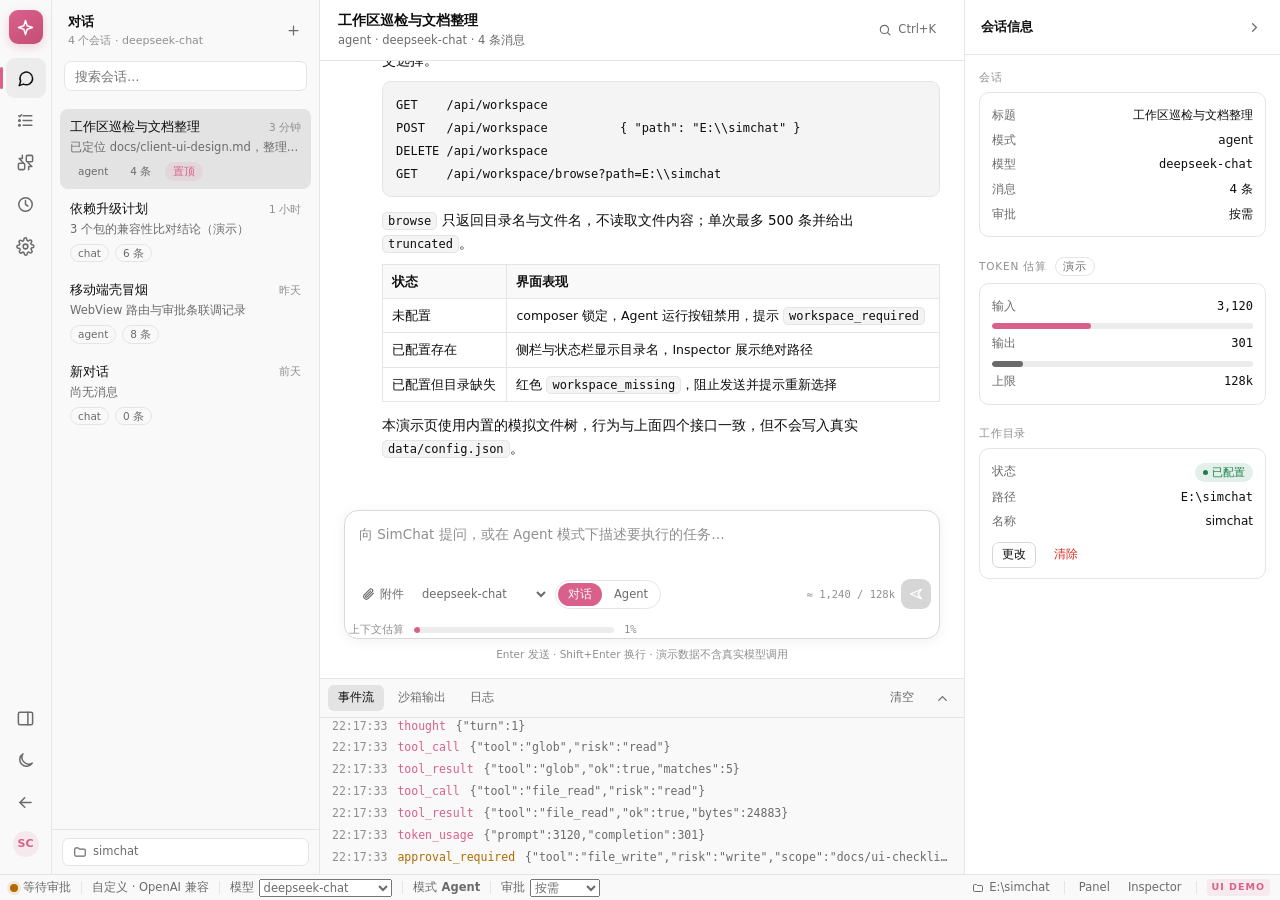
<file: .simchat/ide-demo.html>
﻿<!DOCTYPE html>
<html lang="zh-CN">
<head>
<meta charset="UTF-8">
<meta name="viewport" content="width=device-width, initial-scale=1.0">
<title>SimChat IDE · 界面演示</title>
<style>
/* ============ 设计令牌（沿用 web/static/css/chat.css） ============ */
:root {
  color-scheme: light dark;
  --sidebar-bg: #f9f9f9;
  --main-bg: #ffffff;
  --text: #0d0d0d;
  --text-muted: #6b6b6b;
  --text-faint: #8f8f8f;
  --border: #e5e5e5;
  --border-strong: #d6d6d6;
  --hover: #ececec;
  --active: #e3e3e3;
  --bubble: #f4f4f4;
  --accent: #d9608a;
  --accent-hover: #c44e77;
  --accent-soft: rgba(217, 96, 138, 0.10);
  --accent-soft-strong: rgba(217, 96, 138, 0.18);
  --composer-bg: #ffffff;
  --composer-border: #d9d9d9;
  --code-bg: #f4f4f4;
  --danger: #d93025;
  --danger-soft: rgba(217, 48, 37, 0.10);
  --warn: #b26a00;
  --warn-soft: rgba(178, 106, 0, 0.12);
  --ok: #1a7f4b;
  --ok-soft: rgba(26, 127, 75, 0.12);
  --shadow: 0 2px 14px rgba(0, 0, 0, 0.06);
  --shadow-lg: 0 18px 48px rgba(0, 0, 0, 0.18);
  --radius: 10px;
  --font-ui: "Segoe UI", system-ui, -apple-system, "Helvetica Neue", Arial, "PingFang SC", "Microsoft YaHei", sans-serif;
  --font-mono: "Cascadia Code", Consolas, "SFMono-Regular", Menlo, monospace;
}
body[data-theme="dark"] {
  color-scheme: dark;
  --sidebar-bg: #171717;
  --main-bg: #212121;
  --text: #ececec;
  --text-muted: #9b9b9b;
  --text-faint: #7d7d7d;
  --border: #2f2f2f;
  --border-strong: #3d3d3d;
  --hover: #2a2a2a;
  --active: #323232;
  --bubble: #303030;
  --accent: #e06b93;
  --accent-hover: #ef86a8;
  --accent-soft: rgba(224, 107, 147, 0.14);
  --accent-soft-strong: rgba(224, 107, 147, 0.24);
  --composer-bg: #2f2f2f;
  --composer-border: #3f3f3f;
  --code-bg: #171717;
  --danger: #f07171;
  --danger-soft: rgba(240, 113, 113, 0.14);
  --warn: #e0a34f;
  --warn-soft: rgba(224, 163, 79, 0.16);
  --ok: #6bd39a;
  --ok-soft: rgba(107, 211, 154, 0.14);
  --shadow: 0 2px 14px rgba(0, 0, 0, 0.35);
  --shadow-lg: 0 18px 48px rgba(0, 0, 0, 0.55);
}

* { box-sizing: border-box; }
html, body { height: 100%; }
body {
  margin: 0;
  background: var(--main-bg);
  color: var(--text);
  font-family: var(--font-ui);
  font-size: 14px;
  line-height: 1.55;
  -webkit-font-smoothing: antialiased;
  overflow: hidden;
}
button, input, textarea, select { font: inherit; color: inherit; }
button { cursor: pointer; }
a { color: var(--accent); }
::selection { background: var(--accent-soft-strong); }
::-webkit-scrollbar { width: 9px; height: 9px; }
::-webkit-scrollbar-thumb { background: var(--border-strong); border-radius: 6px; border: 2px solid transparent; background-clip: content-box; }
::-webkit-scrollbar-track { background: transparent; }
.hidden { display: none !important; }
.mono { font-family: var(--font-mono); }

/* ============ 桌面壳：六区网格 ============ */
.desktop-shell { height: 100dvh; }
.app {
  --sb: 268px;
  --ins: 316px;
  display: grid;
  grid-template-columns: 52px var(--sb) minmax(0, 1fr) var(--ins);
  grid-template-rows: minmax(0, 1fr) 26px;
  height: 100dvh;
  position: relative;
  transition: --sb 0.18s ease;
}
body[data-sidebar="collapsed"] .app { --sb: 0px; }
body[data-inspector="collapsed"] .app { --ins: 0px; }
body[data-sidebar="collapsed"] .sidebar { display: none; }
body[data-inspector="collapsed"] .inspector { display: none; }

/* A. Activity Bar */
.activity-bar {
  grid-column: 1; grid-row: 1;
  display: flex; flex-direction: column; align-items: center;
  gap: 2px; padding: 10px 0;
  background: var(--sidebar-bg);
  border-right: 1px solid var(--border);
  z-index: 30;
}
.act-logo {
  width: 34px; height: 34px; margin-bottom: 12px;
  display: grid; place-items: center; border-radius: 9px;
  background: linear-gradient(145deg, var(--accent), var(--accent-hover));
  box-shadow: 0 3px 10px rgba(217, 96, 138, 0.28);
  flex: 0 0 auto;
}
.act-logo svg { display: block; }
.act-btn {
  position: relative;
  width: 40px; height: 40px; border: 0; border-radius: 9px;
  background: transparent; color: var(--text-muted);
  display: grid; place-items: center;
}
.act-btn:hover { background: var(--hover); color: var(--text); }
.act-btn[aria-selected="true"] { color: var(--text); background: var(--hover); }
.act-btn[aria-selected="true"]::before {
  content: ""; position: absolute; left: -6px; top: 9px; bottom: 9px;
  width: 3px; border-radius: 3px; background: var(--accent);
}
.act-btn .act-dot {
  position: absolute; top: 7px; right: 7px; width: 7px; height: 7px;
  border-radius: 50%; background: var(--accent); border: 2px solid var(--sidebar-bg);
}
.act-spacer { flex: 1; }
.act-btn svg { width: 19px; height: 19px; }

/* B. Side Bar */
.sidebar {
  grid-column: 2; grid-row: 1;
  display: flex; flex-direction: column; min-width: 0;
  background: var(--sidebar-bg);
  border-right: 1px solid var(--border);
  overflow: hidden;
}
.side-head {
  display: flex; align-items: center; justify-content: space-between;
  gap: 8px; padding: 12px 12px 8px 16px; flex: 0 0 auto;
}
.side-title { font-size: 13px; font-weight: 600; letter-spacing: 0.2px; }
.side-sub { font-size: 11px; color: var(--text-faint); }
.icon-btn {
  width: 28px; height: 28px; border-radius: 7px; border: 0;
  background: transparent; color: var(--text-muted);
  display: inline-grid; place-items: center; flex: 0 0 auto;
}
.icon-btn:hover { background: var(--hover); color: var(--text); }
.icon-btn svg { width: 15px; height: 15px; }
.side-search { padding: 4px 12px 8px; flex: 0 0 auto; }
.side-search input {
  width: 100%; height: 30px; padding: 0 10px;
  border: 1px solid var(--border); border-radius: 7px;
  background: var(--main-bg); color: var(--text); outline: none; font-size: 12.5px;
}
.side-search input:focus { border-color: var(--accent); box-shadow: 0 0 0 2px var(--accent-soft); }
.side-filter { display: flex; gap: 6px; padding: 0 12px 8px; }
.side-filter button {
  border: 1px solid var(--border); background: transparent; color: var(--text-muted);
  font-size: 11.5px; padding: 3px 9px; border-radius: 999px;
}
.side-filter button[aria-pressed="true"] { border-color: var(--accent); color: var(--accent); background: var(--accent-soft); }
.side-scroll { flex: 1; min-height: 0; overflow-y: auto; padding: 2px 8px 10px; }
.side-foot { flex: 0 0 auto; border-top: 1px solid var(--border); padding: 8px 10px; }

.list-item {
  display: block; width: 100%; text-align: left;
  border: 0; border-radius: 8px; background: transparent;
  padding: 8px 10px; margin-bottom: 2px; color: var(--text);
}
.list-item:hover { background: var(--hover); }
.list-item[aria-current="true"] { background: var(--active); }
.list-item .li-top { display: flex; align-items: center; gap: 8px; }
.li-title { font-size: 13px; font-weight: 500; flex: 1; min-width: 0; overflow: hidden; text-overflow: ellipsis; white-space: nowrap; }
.li-time { font-size: 10.5px; color: var(--text-faint); flex: 0 0 auto; }
.li-preview { font-size: 11.5px; color: var(--text-muted); margin-top: 2px; overflow: hidden; text-overflow: ellipsis; white-space: nowrap; }
.li-meta { display: flex; align-items: center; gap: 6px; margin-top: 5px; flex-wrap: wrap; }

.chip {
  display: inline-flex; align-items: center; gap: 4px;
  font-size: 10.5px; line-height: 1; padding: 3px 7px; border-radius: 999px;
  border: 1px solid var(--border); color: var(--text-muted); white-space: nowrap;
}
.chip.ok { color: var(--ok); border-color: transparent; background: var(--ok-soft); }
.chip.warn { color: var(--warn); border-color: transparent; background: var(--warn-soft); }
.chip.danger { color: var(--danger); border-color: transparent; background: var(--danger-soft); }
.chip.accent { color: var(--accent); border-color: transparent; background: var(--accent-soft); }
.chip.dot::before { content: ""; width: 5px; height: 5px; border-radius: 50%; background: currentColor; }
.chip .spin {
  width: 8px; height: 8px; border-radius: 50%;
  border: 1.5px solid currentColor; border-right-color: transparent;
  animation: spin 0.9s linear infinite;
}
@keyframes spin { to { transform: rotate(360deg); } }

.side-section { padding: 10px 10px 4px; font-size: 10.5px; letter-spacing: 0.8px; text-transform: uppercase; color: var(--text-faint); }

/* C. 中央区 */
.center { grid-column: 3; grid-row: 1; display: flex; flex-direction: column; min-width: 0; min-height: 0; background: var(--main-bg); }
.workarea { flex: 1; min-height: 0; display: flex; flex-direction: column; overflow: hidden; }
.view { flex: 1; min-height: 0; display: none; flex-direction: column; }
.view.active { display: flex; }
.view-head {
  flex: 0 0 auto; display: flex; align-items: center; gap: 10px;
  padding: 12px 18px; border-bottom: 1px solid var(--border); min-height: 52px;
}
.view-title { font-size: 14px; font-weight: 600; flex: 0 0 auto; }
.view-sub { font-size: 11.5px; color: var(--text-muted); }
.view-head .grow { flex: 1; }
.view-body { flex: 1; min-height: 0; overflow-y: auto; padding: 18px 20px 28px; }

/* D. Inspector */
.inspector {
  grid-column: 4; grid-row: 1;
  display: flex; flex-direction: column; min-width: 0;
  background: var(--main-bg); border-left: 1px solid var(--border); overflow: hidden;
}
.ins-head {
  display: flex; align-items: center; gap: 8px;
  padding: 13px 12px 13px 16px; border-bottom: 1px solid var(--border);
  font-size: 12.5px; font-weight: 600; flex: 0 0 auto;
}
.ins-head .grow { flex: 1; }
.ins-scroll { flex: 1; min-height: 0; overflow-y: auto; padding: 14px 14px 24px; }
.ins-section { margin-bottom: 20px; }
.ins-label { font-size: 10.5px; text-transform: uppercase; letter-spacing: 0.8px; color: var(--text-faint); margin-bottom: 7px; }
.ins-card { border: 1px solid var(--border); border-radius: var(--radius); padding: 10px 12px; }
.kv { display: flex; gap: 10px; justify-content: space-between; font-size: 12px; padding: 3px 0; }
.kv .k { color: var(--text-muted); flex: 0 0 auto; }
.kv .v { text-align: right; min-width: 0; overflow: hidden; text-overflow: ellipsis; white-space: nowrap; }
.meter { height: 6px; border-radius: 4px; background: var(--hover); overflow: hidden; margin: 5px 0 2px; }
.meter > span { display: block; height: 100%; border-radius: 4px; background: var(--accent); }
.meter.alt > span { background: var(--text-muted); }

/* E. 底部 Panel */
.panel {
  flex: 0 0 auto; height: 196px; min-height: 120px;
  display: none; flex-direction: column;
  border-top: 1px solid var(--border); background: var(--sidebar-bg);
}
body[data-panel="expanded"] .panel { display: flex; }
.panel-head { display: flex; align-items: center; gap: 4px; padding: 5px 8px; border-bottom: 1px solid var(--border); flex: 0 0 auto; }
.panel-tab {
  border: 0; background: transparent; color: var(--text-muted);
  font-size: 11.5px; padding: 4px 10px; border-radius: 6px;
}
.panel-tab[aria-selected="true"] { background: var(--active); color: var(--text); }
.panel-head .grow { flex: 1; }
.panel-body { flex: 1; min-height: 0; overflow-y: auto; font-family: var(--font-mono); font-size: 11.5px; padding: 6px 12px; }
.panel-body .ev { display: flex; gap: 10px; padding: 2px 0; white-space: nowrap; }
.ev-time { color: var(--text-faint); flex: 0 0 auto; }
.ev-name { flex: 0 0 auto; color: var(--accent); }
.ev-data { color: var(--text-muted); overflow: hidden; text-overflow: ellipsis; }
.ev[data-kind="error"] .ev-name, .ev[data-kind="aborted"] .ev-name { color: var(--danger); }
.ev[data-kind="approval"] .ev-name { color: var(--warn); }
.ev[data-kind="final"] .ev-name { color: var(--ok); }
.panel-empty { color: var(--text-faint); padding: 18px 4px; }

/* F. 状态栏 */
.statusbar {
  grid-column: 1 / -1; grid-row: 2;
  display: flex; align-items: center; gap: 10px;
  padding: 0 10px; font-size: 11.5px; color: var(--text-muted);
  background: var(--sidebar-bg); border-top: 1px solid var(--border);
  overflow: hidden; white-space: nowrap;
}
.status-item { display: inline-flex; align-items: center; gap: 5px; }
.status-sep { width: 1px; height: 13px; background: var(--border); }
.status-dot { width: 8px; height: 8px; border-radius: 50%; background: var(--ok); box-shadow: 0 0 0 3px var(--ok-soft); }
.status-dot.running { background: var(--warn); box-shadow: 0 0 0 3px var(--warn-soft); animation: pulse 1.4s ease infinite; }
.status-dot.error { background: var(--danger); box-shadow: 0 0 0 3px var(--danger-soft); }
@keyframes pulse { 0%,100% { opacity: 1; } 50% { opacity: 0.45; } }
.statusbar .grow { flex: 1; }
.status-btn {
  border: 0; background: transparent; color: var(--text-muted);
  display: inline-flex; align-items: center; gap: 5px; padding: 1px 4px; border-radius: 4px; font-size: 11.5px;
}
.status-btn:hover { color: var(--text); background: var(--hover); }
.status-btn select { border: 0; background: transparent; color: inherit; font-size: 11.5px; outline: none; }
.demo-badge {
  font-size: 9.5px; letter-spacing: 1px; font-weight: 700;
  color: var(--accent); background: var(--accent-soft); border-radius: 4px; padding: 1px 5px;
}

/* ============ 通用控件 ============ */
.btn {
  display: inline-flex; align-items: center; justify-content: center; gap: 6px;
  height: 30px; padding: 0 12px; border-radius: 7px;
  border: 1px solid var(--border-strong); background: var(--main-bg); color: var(--text);
  font-size: 12.5px; font-weight: 500; white-space: nowrap;
}
.btn:hover { background: var(--hover); }
.btn.primary { background: var(--accent); border-color: var(--accent); color: #fff; }
.btn.primary:hover { background: var(--accent-hover); border-color: var(--accent-hover); }
.btn.danger { color: var(--danger); border-color: var(--danger); background: transparent; }
.btn.danger:hover { background: var(--danger-soft); }
.btn.ghost { border-color: transparent; background: transparent; color: var(--text-muted); }
.btn.ghost:hover { color: var(--text); background: var(--hover); }
.btn.sm { height: 26px; padding: 0 9px; font-size: 11.5px; }
.btn:disabled { opacity: 0.5; cursor: not-allowed; }
.btn svg { width: 14px; height: 14px; }

.switch { position: relative; width: 32px; height: 18px; border-radius: 999px; background: var(--border-strong); border: 0; padding: 0; flex: 0 0 auto; transition: background 0.15s; }
.switch::after { content: ""; position: absolute; top: 2px; left: 2px; width: 14px; height: 14px; border-radius: 50%; background: #fff; transition: transform 0.15s; }
.switch[aria-checked="true"] { background: var(--accent); }
.switch[aria-checked="true"]::after { transform: translateX(14px); }

.badge-risk { font-size: 10px; padding: 2px 6px; border-radius: 4px; font-weight: 600; letter-spacing: 0.3px; }
.badge-risk[data-risk="read"] { color: var(--ok); background: var(--ok-soft); }
.badge-risk[data-risk="write"] { color: var(--warn); background: var(--warn-soft); }
.badge-risk[data-risk="dangerous"] { color: var(--danger); background: var(--danger-soft); }

/* 空态卡（未接入服务端） */
.empty-card {
  border: 1px dashed var(--border-strong); border-radius: 12px;
  padding: 30px 24px; text-align: center; color: var(--text-muted);
  background: linear-gradient(180deg, transparent, var(--sidebar-bg));
  max-width: 560px; margin: 24px auto;
}
.empty-card h3 { font-size: 15px; color: var(--text); margin: 10px 0 6px; }
.empty-card p { margin: 0 0 6px; font-size: 12.5px; line-height: 1.65; }
.empty-code {
  display: inline-block; margin-top: 10px; font-family: var(--font-mono); font-size: 11px;
  color: var(--text-muted); background: var(--code-bg); border: 1px solid var(--border);
  border-radius: 6px; padding: 5px 9px;
}
.empty-icon { width: 40px; height: 40px; margin: 0 auto; color: var(--text-faint); display: grid; place-items: center; }
.empty-icon svg { width: 34px; height: 34px; }
</style>
<style>
/* ============ 对话视图 ============ */
.chat-top {
  flex: 0 0 auto; display: flex; align-items: center; gap: 10px;
  padding: 10px 18px; border-bottom: 1px solid var(--border);
}
.chat-top .grow { flex: 1; }
.ws-chip {
  display: inline-flex; align-items: center; gap: 6px; max-width: 300px;
  height: 28px; padding: 0 10px; border-radius: 7px;
  border: 1px solid var(--border); background: var(--main-bg);
  color: var(--text-muted); font-size: 11.5px;
}
.ws-chip:hover { border-color: var(--accent); color: var(--text); }
.ws-chip.missing { border-color: var(--danger); color: var(--danger); background: var(--danger-soft); }
.ws-chip svg { width: 14px; height: 14px; flex: 0 0 auto; }
.ws-chip span { overflow: hidden; text-overflow: ellipsis; white-space: nowrap; }
.mode-pill { display: inline-flex; border: 1px solid var(--border); border-radius: 999px; padding: 2px; gap: 2px; }
.mode-pill button {
  border: 0; background: transparent; color: var(--text-muted);
  font-size: 11.5px; padding: 3px 10px; border-radius: 999px;
}
.mode-pill button[aria-pressed="true"] { background: var(--accent); color: #fff; }

.messages { flex: 1; min-height: 0; overflow-y: auto; padding: 22px 0 10px; }
.msg-wrap { max-width: 820px; margin: 0 auto; padding: 0 24px; }
.msg { display: flex; gap: 12px; margin-bottom: 24px; }
.msg.user { flex-direction: row-reverse; }
.msg .avatar {
  width: 26px; height: 26px; border-radius: 7px; flex: 0 0 auto;
  display: grid; place-items: center; font-size: 11px; font-weight: 700; color: #fff;
  background: linear-gradient(145deg, var(--accent), var(--accent-hover));
  margin-top: 2px;
}
.msg.user .avatar { background: var(--text-muted); }
.msg-body { min-width: 0; max-width: 100%; }
.msg.user .msg-body { display: flex; flex-direction: column; align-items: flex-end; }
.msg-name { font-size: 11px; color: var(--text-faint); margin-bottom: 5px; display: flex; gap: 8px; align-items: center; }
.msg.user .msg-name { justify-content: flex-end; }
.bubble-user {
  background: var(--bubble); border-radius: 12px; padding: 9px 13px;
  font-size: 13.5px; max-width: 620px; white-space: pre-wrap; word-break: break-word;
}
.md { font-size: 13.5px; line-height: 1.7; word-break: break-word; }
.md h3 { font-size: 14.5px; margin: 16px 0 8px; }
.md h4 { font-size: 13.5px; margin: 14px 0 6px; }
.md p { margin: 0 0 9px; }
.md ul, .md ol { margin: 0 0 10px; padding-left: 20px; }
.md li { margin: 3px 0; }
.md code { font-family: var(--font-mono); font-size: 12px; background: var(--code-bg); border: 1px solid var(--border); border-radius: 5px; padding: 1px 5px; }
.md pre {
  background: var(--code-bg); border: 1px solid var(--border); border-radius: 9px;
  padding: 11px 13px; overflow-x: auto; margin: 0 0 12px;
}
.md pre code { background: none; border: 0; padding: 0; font-size: 12px; line-height: 1.6; }
.md .link { color: var(--accent); text-decoration: none; border-bottom: 1px solid var(--accent-soft-strong); }
.md table { border-collapse: collapse; margin: 0 0 12px; font-size: 12.5px; width: 100%; }
.md th, .md td { border: 1px solid var(--border); padding: 6px 9px; text-align: left; }
.md th { background: var(--sidebar-bg); font-weight: 600; }
.tool-strip { display: flex; flex-wrap: wrap; gap: 6px; margin: 4px 0 12px; }
.tool-chip {
  display: inline-flex; align-items: center; gap: 6px; max-width: 100%;
  border: 1px solid var(--border); border-radius: 7px; background: var(--sidebar-bg);
  padding: 4px 8px; font-size: 11px; color: var(--text-muted); font-family: var(--font-mono);
}
.tool-chip svg { width: 12px; height: 12px; }
.tool-chip b { color: var(--text); font-weight: 600; font-family: var(--font-ui); }
.tool-chip .ok-mark { color: var(--ok); }
.typing { display: inline-flex; gap: 3px; margin-top: 6px; }
.typing i { width: 5px; height: 5px; border-radius: 50%; background: var(--text-faint); animation: blink 1.2s infinite; }
.typing i:nth-child(2) { animation-delay: 0.2s; }
.typing i:nth-child(3) { animation-delay: 0.4s; }
@keyframes blink { 0%, 80%, 100% { opacity: 0.25; } 40% { opacity: 1; } }

/* composer */
.composer-wrap { flex: 0 0 auto; padding: 8px 0 16px; background: linear-gradient(180deg, transparent, var(--main-bg) 26%); }
.composer { max-width: 820px; margin: 0 auto; padding: 0 24px; }
.lock-banner {
  display: flex; align-items: center; gap: 10px; margin-bottom: 8px;
  border: 1px solid var(--danger); background: var(--danger-soft); color: var(--danger);
  border-radius: 9px; padding: 8px 12px; font-size: 12px;
}
.lock-banner .grow { flex: 1; }
.lock-banner b { font-weight: 600; }
.composer-box { border: 1px solid var(--composer-border); border-radius: 14px; background: var(--composer-bg); box-shadow: var(--shadow); overflow: hidden; }
.composer-box:focus-within { border-color: var(--accent); box-shadow: 0 0 0 3px var(--accent-soft); }
.composer-box.locked { opacity: 0.72; }
.composer-box textarea {
  display: block; width: 100%; border: 0; outline: none; resize: none;
  background: transparent; padding: 13px 14px 6px; font-size: 13.5px; line-height: 1.6; min-height: 52px; max-height: 180px;
}
.composer-box textarea::placeholder { color: var(--text-faint); }
.composer-bar { display: flex; align-items: center; gap: 6px; padding: 6px 8px 8px; flex-wrap: wrap; }
.composer-bar .grow { flex: 1; }
.comp-btn {
  display: inline-flex; align-items: center; gap: 5px; height: 27px; padding: 0 8px;
  border: 0; border-radius: 6px; background: transparent; color: var(--text-muted); font-size: 11.5px;
}
.comp-btn:hover { background: var(--hover); color: var(--text); }
.comp-btn svg { width: 14px; height: 14px; }
.comp-btn.active { background: var(--accent-soft); color: var(--accent); }
.comp-select { border: 0; background: transparent; color: var(--text-muted); font-size: 11.5px; outline: none; max-width: 170px; }
.send-btn {
  width: 30px; height: 30px; border-radius: 9px; border: 0; flex: 0 0 auto;
  background: var(--accent); color: #fff; display: grid; place-items: center;
}
.send-btn:hover { background: var(--accent-hover); }
.send-btn:disabled { background: var(--border-strong); color: var(--main-bg); cursor: not-allowed; }
.send-btn svg { width: 16px; height: 16px; }
.token-bar { display: flex; align-items: center; gap: 10px; padding: 4px 4px 0; font-size: 10.5px; color: var(--text-faint); }
.token-bar .meter { flex: 1; max-width: 200px; margin: 0; }
.composer-hint { text-align: center; font-size: 10.5px; color: var(--text-faint); margin-top: 7px; }

/* ============ 任务视图 / ReAct 时间线 ============ */
.task-head-meta { display: flex; align-items: center; gap: 8px; flex-wrap: wrap; }
.timeline { position: relative; padding-left: 26px; margin-top: 4px; max-width: 860px; }
.timeline::before { content: ""; position: absolute; left: 9px; top: 8px; bottom: 8px; width: 2px; background: var(--border); }
.tnode { position: relative; margin-bottom: 14px; }
.tnode .dot {
  position: absolute; left: -26px; top: 4px; width: 20px; height: 20px; border-radius: 50%;
  display: grid; place-items: center; background: var(--main-bg); border: 1px solid var(--border-strong); color: var(--text-muted);
}
.tnode .dot svg { width: 11px; height: 11px; }
.tnode[data-type="plan"] .dot { border-color: var(--accent); color: var(--accent); background: var(--accent-soft); }
.tnode[data-type="thought"] .dot { border-color: var(--border-strong); color: var(--text-muted); }
.tnode[data-type="tool_call"] .dot { border-color: var(--accent); color: var(--accent); }
.tnode[data-type="tool_result"] .dot { border-color: var(--ok); color: var(--ok); }
.tnode[data-type="approval"] .dot { border-color: var(--warn); color: var(--warn); background: var(--warn-soft); }
.tnode[data-type="final"] .dot { border-color: var(--ok); color: var(--ok); background: var(--ok-soft); }
.tnode[data-type="error"] .dot { border-color: var(--danger); color: var(--danger); background: var(--danger-soft); }
.tnode-head { display: flex; align-items: center; gap: 8px; flex-wrap: wrap; }
.tnode-label { font-size: 12.5px; font-weight: 600; }
.tnode-time { font-size: 10.5px; color: var(--text-faint); }
.tnode-body { margin-top: 6px; font-size: 12.5px; color: var(--text-muted); }
.tnode-body.plan-list ul { margin: 4px 0 0; padding-left: 18px; }
.tnode-body code { font-family: var(--font-mono); font-size: 11.5px; background: var(--code-bg); border: 1px solid var(--border); border-radius: 4px; padding: 1px 4px; }
.call-card { border: 1px solid var(--border); border-radius: 9px; overflow: hidden; margin-top: 8px; background: var(--main-bg); }
.call-card .cc-head { display: flex; align-items: center; gap: 8px; padding: 7px 10px; background: var(--sidebar-bg); border-bottom: 1px solid var(--border); font-size: 11.5px; }
.call-card .cc-head .grow { flex: 1; }
.call-card pre { margin: 0; padding: 9px 11px; background: var(--code-bg); overflow-x: auto; font-family: var(--font-mono); font-size: 11.5px; line-height: 1.6; color: var(--text); }
.call-card .cc-foot { padding: 6px 10px; font-size: 11px; color: var(--text-faint); border-top: 1px solid var(--border); }
.pin-btn { border: 0; background: transparent; color: var(--text-faint); font-size: 10.5px; padding: 2px 4px; border-radius: 4px; }
.pin-btn:hover { color: var(--accent); background: var(--accent-soft); }

.approval-card {
  margin-top: 10px; border: 1px solid var(--warn); border-radius: 10px;
  background: var(--warn-soft); overflow: hidden;
}
.approval-card.decided { border-color: var(--border); background: var(--sidebar-bg); }
.approval-head { display: flex; align-items: center; gap: 8px; padding: 9px 12px; border-bottom: 1px dashed var(--warn); color: var(--warn); font-size: 12px; font-weight: 600; }
.approval-card.decided .approval-head { border-color: var(--border); color: var(--text-muted); }
.approval-head svg { width: 15px; height: 15px; }
.approval-body { padding: 10px 12px; font-size: 12.5px; }
.approval-body .kv { padding: 2px 0; }
.approval-actions { display: flex; gap: 8px; padding: 0 12px 12px; }
.approval-actions .grow { flex: 1; }
.approval-done { padding: 0 12px 12px; font-size: 11.5px; color: var(--text-muted); display: flex; align-items: center; gap: 6px; }
.run-summary { border: 1px solid var(--border); border-radius: 10px; padding: 12px 14px; margin-bottom: 18px; background: var(--sidebar-bg); max-width: 860px; }
.run-summary .kv { font-size: 12px; }
.run-summary .grow { flex: 1; }

/* ============ 扩展视图 ============ */
.ext-grid { display: grid; grid-template-columns: repeat(auto-fill, minmax(268px, 1fr)); gap: 12px; }
.mod-card { border: 1px solid var(--border); border-radius: 11px; padding: 12px 13px; background: var(--main-bg); display: flex; flex-direction: column; gap: 8px; }
.mod-card:hover { border-color: var(--border-strong); box-shadow: var(--shadow); }
.mod-top { display: flex; align-items: flex-start; gap: 9px; }
.mod-ico { width: 30px; height: 30px; border-radius: 8px; display: grid; place-items: center; background: var(--accent-soft); color: var(--accent); flex: 0 0 auto; }
.mod-ico svg { width: 16px; height: 16px; }
.mod-title { font-size: 13px; font-weight: 600; line-height: 1.35; }
.mod-id { font-family: var(--font-mono); font-size: 10.5px; color: var(--text-faint); }
.mod-desc { font-size: 11.5px; color: var(--text-muted); line-height: 1.6; flex: 1; }
.mod-foot { display: flex; align-items: center; gap: 8px; }
.mod-foot .grow { flex: 1; }
.mod-ver { font-size: 10px; color: var(--text-faint); }
.tool-table { width: 100%; border-collapse: collapse; font-size: 12px; margin-top: 6px; }
.tool-table th, .tool-table td { text-align: left; padding: 7px 9px; border-bottom: 1px solid var(--border); }
.tool-table th { font-size: 10.5px; text-transform: uppercase; letter-spacing: 0.5px; color: var(--text-faint); font-weight: 600; }
.tool-table td.mono { font-family: var(--font-mono); font-size: 11.5px; }
.tool-table tr:hover td { background: var(--hover); }
.section-title { font-size: 13px; font-weight: 600; margin: 24px 0 10px; display: flex; align-items: center; gap: 8px; }
.section-title .chip { font-weight: 500; }

/* ============ 自动化 ============ */
.dag-row { display: flex; align-items: center; gap: 10px; border: 1px solid var(--border); border-radius: 9px; padding: 10px 12px; margin-bottom: 8px; opacity: 0.85; }
.dag-row .grow { flex: 1; }
.dag-name { font-size: 12.5px; font-weight: 500; }
.dag-cron { font-size: 10.5px; color: var(--text-faint); font-family: var(--font-mono); }

/* ============ 设置视图 ============ */
.settings-wrap { display: flex; gap: 0; flex: 1; min-height: 0; }
.settings-nav {
  width: 210px; flex: 0 0 210px; border-right: 1px solid var(--border);
  padding: 12px 10px; overflow-y: auto; background: var(--sidebar-bg);
}
.set-nav-group { font-size: 10px; letter-spacing: 0.8px; text-transform: uppercase; color: var(--text-faint); padding: 10px 8px 4px; }
.set-nav-item {
  display: flex; align-items: center; gap: 8px; width: 100%; text-align: left;
  border: 0; background: transparent; color: var(--text); font-size: 12.5px;
  padding: 6px 8px; border-radius: 6px; margin-bottom: 1px;
}
.set-nav-item:hover { background: var(--hover); }
.set-nav-item[aria-current="true"] { background: var(--active); font-weight: 600; }
.set-nav-item[aria-current="true"]::before { content: ""; width: 3px; height: 13px; border-radius: 2px; background: var(--accent); margin-left: -4px; }
.set-nav-item svg { width: 14px; height: 14px; color: var(--text-muted); }
.settings-panel { flex: 1; min-width: 0; overflow-y: auto; padding: 20px 26px 40px; }
.settings-panel > .panel-inner { max-width: 760px; }
.set-h2 { font-size: 16px; font-weight: 600; margin: 0 0 4px; }
.set-desc { font-size: 12px; color: var(--text-muted); margin: 0 0 18px; }
.set-card { border: 1px solid var(--border); border-radius: 11px; padding: 14px 16px; margin-bottom: 14px; background: var(--main-bg); }
.set-card-title { font-size: 12.5px; font-weight: 600; margin: 0 0 10px; display: flex; align-items: center; gap: 8px; }
.set-card-title .grow { flex: 1; }
.field { display: flex; flex-direction: column; gap: 5px; margin-bottom: 12px; }
.field-label { font-size: 11.5px; color: var(--text-muted); }
.field-hint { font-size: 10.5px; color: var(--text-faint); }
.field-input, .field-select {
  height: 32px; padding: 0 10px; border: 1px solid var(--border); border-radius: 7px;
  background: var(--main-bg); color: var(--text); font-size: 12.5px; outline: none; width: 100%;
}
.field-input:focus, .field-select:focus { border-color: var(--accent); box-shadow: 0 0 0 2px var(--accent-soft); }
.field-row { display: grid; grid-template-columns: 1fr 1fr; gap: 12px; }
.theme-cards { display: flex; gap: 8px; flex-wrap: wrap; }
.theme-card { border: 1px solid var(--border); background: var(--main-bg); border-radius: 8px; padding: 7px 12px; font-size: 12px; color: var(--text-muted); }
.theme-card[aria-pressed="true"] { border-color: var(--accent); color: var(--accent); background: var(--accent-soft); }
.inline-actions { display: flex; gap: 8px; flex-wrap: wrap; align-items: center; }
.workspace-summary { display: flex; align-items: center; gap: 10px; }
.workspace-summary .path { font-family: var(--font-mono); font-size: 12px; word-break: break-all; }
.adv-grid { display: grid; grid-template-columns: repeat(auto-fill, minmax(220px, 1fr)); gap: 10px; }
.adv-card { border: 1px solid var(--border); border-radius: 9px; padding: 11px 12px; }
.adv-card-head { display: flex; align-items: center; gap: 8px; font-size: 12.5px; font-weight: 600; }
.adv-card-head .grow { flex: 1; }
.adv-card p { margin: 6px 0 0; font-size: 11px; color: var(--text-muted); }


/* ============ 弹层 / 命令面板 / 工作目录选择器 ============ */
.backdrop {
  position: fixed; inset: 0; background: rgba(0, 0, 0, 0.42); z-index: 90;
  display: none; align-items: flex-start; justify-content: center; padding-top: 9vh;
}
.backdrop.open { display: flex; }
.modal {
  width: min(640px, 94vw); background: var(--main-bg); color: var(--text);
  border: 1px solid var(--border); border-radius: 14px; box-shadow: var(--shadow-lg);
  overflow: hidden; animation: pop 0.16s ease;
}
@keyframes pop { from { transform: translateY(-6px) scale(0.99); opacity: 0; } }
.modal-head { display: flex; align-items: center; gap: 8px; padding: 12px 16px; border-bottom: 1px solid var(--border); }
.modal-head h3 { margin: 0; font-size: 13.5px; font-weight: 600; flex: 1; }
.modal-body { padding: 14px 16px; max-height: 64vh; overflow-y: auto; }
.modal-foot { display: flex; gap: 8px; align-items: center; padding: 11px 16px; border-top: 1px solid var(--border); background: var(--sidebar-bg); }
.modal-foot .grow { flex: 1; }
.wp-label { font-size: 10.5px; text-transform: uppercase; letter-spacing: 0.7px; color: var(--text-faint); margin: 0 0 6px; }
.wp-current { font-family: var(--font-mono); font-size: 12px; background: var(--code-bg); border: 1px solid var(--border); border-radius: 7px; padding: 8px 10px; word-break: break-all; }
.wp-rootrow { display: flex; gap: 6px; flex-wrap: wrap; margin-bottom: 10px; }
.wp-root { border: 1px solid var(--border); border-radius: 6px; background: var(--main-bg); font-size: 11.5px; padding: 3px 9px; color: var(--text-muted); font-family: var(--font-mono); }
.wp-root[aria-pressed="true"] { border-color: var(--accent); color: var(--accent); background: var(--accent-soft); }
.wp-nav { display: flex; gap: 8px; align-items: center; margin-bottom: 10px; }
.wp-nav .field-input { flex: 1; }
.wp-list { border: 1px solid var(--border); border-radius: 9px; overflow: hidden; max-height: 260px; overflow-y: auto; }
.wp-entry { display: flex; align-items: center; gap: 9px; width: 100%; text-align: left; border: 0; background: transparent; padding: 7px 11px; font-size: 12px; color: var(--text); border-bottom: 1px solid var(--border); }
.wp-entry:last-child { border-bottom: 0; }
.wp-entry:hover { background: var(--hover); }
.wp-entry svg { width: 14px; height: 14px; color: var(--text-muted); flex: 0 0 auto; }
.wp-entry.is-file { color: var(--text-faint); cursor: default; }
.wp-entry.is-file:hover { background: transparent; }
.wp-entry .grow { flex: 1; overflow: hidden; text-overflow: ellipsis; white-space: nowrap; }
.wp-empty { padding: 16px; text-align: center; color: var(--text-faint); font-size: 12px; }
.wp-trunc { font-size: 10.5px; color: var(--warn); padding: 6px 0 0; }

.palette-input {
  width: 100%; height: 44px; border: 0; border-bottom: 1px solid var(--border);
  background: transparent; padding: 0 16px; font-size: 14px; outline: none; color: var(--text);
}
.palette-list { max-height: 340px; overflow-y: auto; padding: 6px; }
.pal-item { display: flex; align-items: center; gap: 10px; padding: 7px 10px; border-radius: 7px; font-size: 12.5px; cursor: pointer; }
.pal-item:hover, .pal-item.active { background: var(--hover); }
.pal-item .pal-hint { margin-left: auto; font-size: 10.5px; color: var(--text-faint); font-family: var(--font-mono); }
.pal-group { font-size: 10px; letter-spacing: 0.7px; text-transform: uppercase; color: var(--text-faint); padding: 8px 10px 3px; }

/* toast */
.toasts { position: fixed; right: 16px; bottom: 40px; z-index: 120; display: flex; flex-direction: column; gap: 8px; align-items: flex-end; }
.toast {
  background: var(--text); color: var(--main-bg); font-size: 12px;
  border-radius: 8px; padding: 8px 13px; box-shadow: var(--shadow-lg);
  animation: pop 0.16s ease; max-width: 340px;
}
.toast.err { background: var(--danger); color: #fff; }

/* ============ 移动端壳（< 768px） ============ */
.mobile-shell { display: none; height: 100dvh; flex-direction: column; background: var(--main-bg); }
.mobile-head { flex: 0 0 auto; display: flex; align-items: center; gap: 10px; padding: 12px 14px; border-bottom: 1px solid var(--border); }
.mobile-head .grow { flex: 1; }
.mobile-head .m-title { font-size: 14px; font-weight: 600; }
.mobile-body { flex: 1; min-height: 0; overflow-y: auto; }
.mobile-tabbar { flex: 0 0 auto; display: flex; border-top: 1px solid var(--border); background: var(--sidebar-bg); }
.mobile-tabbar button { flex: 1; border: 0; background: transparent; color: var(--text-muted); padding: 8px 0 9px; display: flex; flex-direction: column; align-items: center; gap: 3px; font-size: 10.5px; }
.mobile-tabbar button[aria-selected="true"] { color: var(--accent); }
.mobile-tabbar svg { width: 19px; height: 19px; }
.mob-page { display: none; flex-direction: column; height: 100%; }
.mob-page.active { display: flex; }
.mob-list { padding: 8px 10px; }
.mob-chat-head { padding: 9px 14px; border-bottom: 1px solid var(--border); display: flex; align-items: center; gap: 8px; }
.mob-chat-head .grow { flex: 1; }
.mob-msgs { flex: 1; min-height: 0; overflow-y: auto; padding: 16px 0 8px; }
.mob-msgs .msg-wrap { padding: 0 14px; }
.mob-msgs .msg { margin-bottom: 18px; }
.mob-composer { flex: 0 0 auto; padding: 8px 12px 10px; }
.mob-settings { padding: 12px 14px 28px; }
.mob-back { border: 0; background: transparent; color: var(--accent); font-size: 12px; padding: 2px 0; }
.mob-run-card { border: 1px solid var(--border); border-radius: 10px; padding: 10px 12px; margin-bottom: 9px; background: var(--main-bg); }
.mob-page-body { padding: 14px; max-width: 900px; margin: 0 auto; width: 100%; }

/* ============ 断点形态 ============ */
@media (max-width: 1180px) {
  .app { --ins: 0px; }
  .inspector { display: none; position: fixed; top: 0; bottom: 26px; right: 0; width: 330px; z-index: 65; display: none; box-shadow: var(--shadow-lg); }
  body[data-inspector="expanded"] .inspector { display: flex; }
}
@media (max-width: 1023px) {
  .app { --sb: 0px; }
  .sidebar { display: none; position: fixed; top: 0; bottom: 26px; left: 52px; width: 280px; z-index: 64; display: none; box-shadow: var(--shadow-lg); }
  body[data-sidebar="expanded"] .sidebar { display: flex; }
  .backdrop.drawer.open { display: block; background: rgba(0,0,0,0.28); padding: 0; }
  .view-body { padding: 14px 14px 24px; }
  .settings-nav { width: 170px; flex-basis: 170px; }
}
@media (max-width: 767px) {
  .desktop-shell { display: none; }
  .mobile-shell { display: flex; }
  body { overflow: auto; }
  .backdrop.drawer { display: none; }
  .toasts { bottom: 64px; }
}
</style>
</head>
<body data-theme="light" data-sidebar="expanded" data-inspector="expanded" data-panel="expanded" data-activity="chat">
<div class="desktop-shell">
  <div class="app">
    <!-- A. Activity Bar -->
    <nav class="activity-bar" aria-label="活动栏">
      <div class="act-logo" title="SimChat">
        <svg viewBox="0 0 24 24" width="19" height="19" fill="none" stroke="#fff" stroke-width="1.9" stroke-linecap="round" stroke-linejoin="round">
          <path d="M12 3.2 14.1 9.9 20.8 12 14.1 14.1 12 20.8 9.9 14.1 3.2 12 9.9 9.9Z"/>
        </svg>
      </div>
      <button class="act-btn" data-activity="chat" aria-selected="true" title="对话（Ctrl+1）" aria-label="对话">
        <svg viewBox="0 0 24 24" fill="none" stroke="currentColor" stroke-width="1.9" stroke-linecap="round" stroke-linejoin="round"><path d="M21 12a8 8 0 0 1-11.6 7.1L4 21l1.9-5.4A8 8 0 1 1 21 12Z"/></svg>
      </button>
      <button class="act-btn" data-activity="tasks" aria-selected="false" title="任务（Ctrl+2）" aria-label="任务">
        <svg viewBox="0 0 24 24" fill="none" stroke="currentColor" stroke-width="1.9" stroke-linecap="round" stroke-linejoin="round"><path d="M9 6h11M9 12h11M9 18h11"/><path d="m3.5 6 1.2 1.2L7 4.8"/><circle cx="4.4" cy="12" r="1"/><circle cx="4.4" cy="18" r="1"/></svg>
        <span class="act-dot" id="act-task-dot" hidden></span>
      </button>
      <button class="act-btn" data-activity="ext" aria-selected="false" title="扩展（Ctrl+3）" aria-label="扩展">
        <svg viewBox="0 0 24 24" fill="none" stroke="currentColor" stroke-width="1.9" stroke-linecap="round" stroke-linejoin="round"><path d="M4 7h4V3M4 7l5 5M20 17h-4v4M20 17l-5-5"/><rect x="3" y="13" width="8" height="8" rx="1.6"/><rect x="13" y="3" width="8" height="8" rx="1.6"/></svg>
      </button>
      <button class="act-btn" data-activity="automation" aria-selected="false" title="自动化（Ctrl+4）" aria-label="自动化">
        <svg viewBox="0 0 24 24" fill="none" stroke="currentColor" stroke-width="1.9" stroke-linecap="round" stroke-linejoin="round"><circle cx="12" cy="12" r="8.5"/><path d="M12 7v5l3.2 2"/></svg>
      </button>
      <button class="act-btn" data-activity="settings" aria-selected="false" title="设置（Ctrl+,）" aria-label="设置">
        <svg viewBox="0 0 24 24" fill="none" stroke="currentColor" stroke-width="1.9" stroke-linecap="round" stroke-linejoin="round"><circle cx="12" cy="12" r="3"/><path d="M19.4 15a1.6 1.6 0 0 0 .3 1.8l.1.1a1.9 1.9 0 1 1-2.7 2.7l-.1-.1a1.6 1.6 0 0 0-1.8-.3 1.6 1.6 0 0 0-1 1.5v.3a1.9 1.9 0 1 1-3.8 0v-.2a1.6 1.6 0 0 0-1-1.5 1.6 1.6 0 0 0-1.8.3l-.1.1a1.9 1.9 0 1 1-2.7-2.7l.1-.1a1.6 1.6 0 0 0 .3-1.8 1.6 1.6 0 0 0-1.5-1H3a1.9 1.9 0 1 1 0-3.8h.2a1.6 1.6 0 0 0 1.5-1 1.6 1.6 0 0 0-.3-1.8l-.1-.1a1.9 1.9 0 1 1 2.7-2.7l.1.1a1.6 1.6 0 0 0 1.8.3 1.6 1.6 0 0 0 1-1.5V3a1.9 1.9 0 1 1 3.8 0v.2a1.6 1.6 0 0 0 1 1.5 1.6 1.6 0 0 0 1.8-.3l.1-.1a1.9 1.9 0 1 1 2.7 2.7l-.1.1a1.6 1.6 0 0 0-.3 1.8 1.6 1.6 0 0 0 1.5 1h.3a1.9 1.9 0 1 1 0 3.8h-.2a1.6 1.6 0 0 0-1.5 1Z"/></svg>
      </button>
      <div class="act-spacer"></div>
      <button class="act-btn" id="act-toggle-inspector" title="切换 Inspector（Ctrl+I）" aria-label="切换 Inspector">
        <svg viewBox="0 0 24 24" fill="none" stroke="currentColor" stroke-width="1.9" stroke-linecap="round" stroke-linejoin="round"><rect x="3" y="4" width="18" height="16" rx="2"/><path d="M15 4v16"/></svg>
      </button>
      <button class="act-btn" id="act-theme" title="切换主题" aria-label="切换主题">
        <svg viewBox="0 0 24 24" fill="none" stroke="currentColor" stroke-width="1.9" stroke-linecap="round" stroke-linejoin="round"><path d="M20.5 15.2A8.5 8.5 0 0 1 8.8 3.5 8.5 8.5 0 1 0 20.5 15.2Z"/></svg>
      </button>
      <button class="act-btn" id="act-exit" title="返回对话界面" aria-label="返回对话界面">
        <svg viewBox="0 0 24 24" fill="none" stroke="currentColor" stroke-width="2" stroke-linecap="round" stroke-linejoin="round"><path d="M19 12H5"/><path d="m11 6-6 6 6 6"/></svg>
      </button>
      <button class="act-btn" id="act-user" title="本地用户" aria-label="本地用户">
        <span style="width:26px;height:26px;border-radius:50%;background:var(--accent-soft);color:var(--accent);display:grid;place-items:center;font-size:11px;font-weight:700">SC</span>
      </button>
    </nav>

    <!-- B. Side Bar -->
    <aside class="sidebar" id="sidebar">
      <div class="side-head">
        <div>
          <div class="side-title" id="side-title">对话</div>
          <div class="side-sub" id="side-sub">4 个会话</div>
        </div>
        <button class="icon-btn" id="side-action" title="新建对话" aria-label="新建对话">
          <svg viewBox="0 0 24 24" fill="none" stroke="currentColor" stroke-width="2" stroke-linecap="round"><path d="M12 5v14M5 12h14"/></svg>
        </button>
      </div>
      <div class="side-search" id="side-search">
        <input id="side-search-input" type="search" placeholder="搜索会话…" aria-label="搜索会话">
      </div>
      <div class="side-filter" id="side-filter" hidden></div>
      <div class="side-scroll" id="side-scroll"></div>
      <div class="side-foot">
        <button class="ws-chip" id="side-ws-chip" type="button" style="width:100%;justify-content:flex-start">
          <svg viewBox="0 0 24 24" fill="none" stroke="currentColor" stroke-width="2" stroke-linecap="round" stroke-linejoin="round"><path d="M3 7a2 2 0 0 1 2-2h4l2 2h8a2 2 0 0 1 2 2v8a2 2 0 0 1-2 2H5a2 2 0 0 1-2-2z"/></svg>
          <span id="side-ws-name">选择工作目录</span>
        </button>
      </div>
    </aside>

    <!-- C/E 中央区 -->
    <main class="center">
      <div class="workarea">
        <!-- 对话 -->
        <section class="view active" id="view-chat">
          <div class="chat-top">
            <div class="grow" style="min-width:0">
              <div class="view-title" id="chat-title" style="overflow:hidden;text-overflow:ellipsis;white-space:nowrap">工作区巡检与文档整理</div>
              <div class="view-sub" id="chat-subtitle">agent · deepseek-chat · 4 条消息</div>
            </div>
            <button class="btn ghost sm" id="chat-cmdk" title="命令面板 Ctrl+K">
              <svg viewBox="0 0 24 24" fill="none" stroke="currentColor" stroke-width="2" stroke-linecap="round"><circle cx="11" cy="11" r="7"/><path d="m16.5 16.5 4 4"/></svg>
              Ctrl+K
            </button>
          </div>
          <div class="messages" id="messages"><div class="msg-wrap" id="msg-list"></div></div>
          <div class="composer-wrap">
            <div class="composer">
              <div class="lock-banner hidden" id="lock-banner">
                <svg viewBox="0 0 24 24" width="16" height="16" fill="none" stroke="currentColor" stroke-width="2"><rect x="4" y="10" width="16" height="11" rx="2"/><path d="M8 10V7a4 4 0 0 1 8 0v3"/></svg>
                <div class="grow"><b>工作目录未配置：对话与 Agent 运行已锁定。</b> 服务端会返回 409 <span class="mono">workspace_required</span>。</div>
                <button class="btn sm primary" id="lock-select">选择工作目录</button>
              </div>
              <div class="composer-box" id="composer-box">
                <textarea id="composer-input" rows="2" placeholder="向 SimChat 提问，或在 Agent 模式下描述要执行的任务…"></textarea>
                <div class="composer-bar">
                  <button class="comp-btn" id="comp-attach" title="附件（演示）">
                    <svg viewBox="0 0 24 24" fill="none" stroke="currentColor" stroke-width="2" stroke-linecap="round"><path d="m21 11-8.6 8.6a4.5 4.5 0 0 1-6.4-6.4l9-9a3 3 0 0 1 4.3 4.2l-9 9a1.5 1.5 0 0 1-2.1-2.1l8.3-8.3"/></svg>
                    附件
                  </button>
                  <select class="comp-select" id="comp-model" aria-label="模型">
                    <option value="deepseek-chat">deepseek-chat</option>
                    <option value="deepseek-reasoner">deepseek-reasoner</option>
                    <option value="gpt-4.1-mini">gpt-4.1-mini</option>
                  </select>
                  <div class="mode-pill" id="comp-mode" role="group" aria-label="模式">
                    <button data-mode="chat" aria-pressed="true">对话</button>
                    <button data-mode="agent" aria-pressed="false">Agent</button>
                  </div>
                  <div class="grow"></div>
                  <span class="mono" style="font-size:10.5px;color:var(--text-faint)" id="comp-token-text">≈ 1,240 / 128k</span>
                  <button class="send-btn" id="comp-send" title="发送" aria-label="发送">
                    <svg viewBox="0 0 24 24" fill="none" stroke="currentColor" stroke-width="2" stroke-linecap="round" stroke-linejoin="round"><path d="m4 12 16-7-5 7 5 7z"/></svg>
                  </button>
                </div>
                <div class="token-bar" id="token-bar">
                  <span>上下文估算</span>
                  <div class="meter"><span id="token-meter" style="width:6%"></span></div>
                  <span class="mono" id="token-pct">6%</span>
                </div>
              </div>
              <div class="composer-hint">Enter 发送 · Shift+Enter 换行 · 演示数据不含真实模型调用</div>
            </div>
          </div>
        </section>

        <!-- 任务 -->
        <section class="view" id="view-tasks">
          <div class="view-head">
            <div>
              <div class="view-title">Agent 运行</div>
              <div class="view-sub" id="task-sub">run_20261031_01 · 等待审批</div>
            </div>
            <div class="grow"></div>
            <span class="chip warn dot" id="task-status-chip">等待审批</span>
            <button class="btn sm ghost" id="task-refresh">刷新</button>
          </div>
          <div class="view-body" id="task-body"></div>
        </section>

        <!-- 扩展 -->
        <section class="view" id="view-ext">
          <div class="view-head">
            <div>
              <div class="view-title">扩展</div>
              <div class="view-sub">MOD 平台 · 技能工具与风险分级</div>
            </div>
            <div class="grow"></div>
            <button class="btn sm ghost" id="ext-refresh">重新扫描</button>
          </div>
          <div class="view-body" id="ext-body"></div>
        </section>

        <!-- 自动化 -->
        <section class="view" id="view-automation">
          <div class="view-head">
            <div>
              <div class="view-title">自动化</div>
              <div class="view-sub">DAG 调度 · 运行记录 · 配额</div>
            </div>
            <div class="grow"></div>
            <span class="chip warn">未接入</span>
          </div>
          <div class="view-body">
            <div class="dag-row">
              <div class="mod-ico"><svg viewBox="0 0 24 24" fill="none" stroke="currentColor" stroke-width="2"><circle cx="12" cy="12" r="8.5"/><path d="M12 7v5l3.2 2"/></svg></div>
              <div class="grow">
                <div class="dag-name">automation_daily_digest</div>
                <div class="dag-cron">每日工作区摘要 · 0 9 * * *</div>
              </div>
              <span class="chip">未调度</span>
            </div>
            <div class="dag-row">
              <div class="mod-ico"><svg viewBox="0 0 24 24" fill="none" stroke="currentColor" stroke-width="2"><path d="M4 6h16M4 12h16M4 18h10"/></svg></div>
              <div class="grow">
                <div class="dag-name">工作区巡检 backlog</div>
                <div class="dag-cron">手动触发 · 演示</div>
              </div>
              <span class="chip">未调度</span>
            </div>
            <div class="empty-card">
              <div class="empty-icon">
                <svg viewBox="0 0 24 24" fill="none" stroke="currentColor" stroke-width="1.8" stroke-linecap="round" stroke-linejoin="round"><circle cx="12" cy="12" r="8.5"/><path d="M12 7v5l3.2 2"/></svg>
              </div>
              <h3>自动化模块尚未接入</h3>
              <p>automation/ 引擎已存在，API 化尚未完成，因此本区不展示任何调度状态或运行记录。</p>
              <p>服务端将返回 <code>{ available: false, reason: "automation_api_pending" }</code>。</p>
              <div class="empty-code">{ "available": false, "reason": "automation_api_pending" }</div>
            </div>
          </div>
        </section>

        <!-- 设置 -->
        <section class="view" id="view-settings">
          <div class="settings-wrap">
            <nav class="settings-nav" id="set-nav" aria-label="设置导航"></nav>
            <div class="settings-panel" id="settings-panel"></div>
          </div>
        </section>
      </div>

      <!-- E. 底部 Panel -->
      <div class="panel" id="panel">
        <div class="panel-head">
          <button class="panel-tab" data-panel-tab="events" aria-selected="true">事件流</button>
          <button class="panel-tab" data-panel-tab="sandbox" aria-selected="false">沙箱输出</button>
          <button class="panel-tab" data-panel-tab="logs" aria-selected="false">日志</button>
          <div class="grow"></div>
          <button class="btn ghost sm" id="panel-clear">清空</button>
          <button class="icon-btn" id="panel-close" title="收起面板（Ctrl+J）" aria-label="收起面板">
            <svg viewBox="0 0 24 24" fill="none" stroke="currentColor" stroke-width="2" stroke-linecap="round"><path d="M6 15l6-6 6 6"/></svg>
          </button>
        </div>
        <div class="panel-body" id="panel-body"></div>
      </div>
    </main>

    <!-- D. Inspector -->
    <aside class="inspector" id="inspector">
      <div class="ins-head">
        <span id="ins-title">会话信息</span>
        <div class="grow"></div>
        <button class="icon-btn" id="ins-close" title="收起 Inspector" aria-label="收起 Inspector">
          <svg viewBox="0 0 24 24" fill="none" stroke="currentColor" stroke-width="2" stroke-linecap="round"><path d="m9 6 6 6-6 6"/></svg>
        </button>
      </div>
      <div class="ins-scroll" id="ins-scroll"></div>
    </aside>

    <!-- F. 状态栏 -->
    <footer class="statusbar">
      <span class="status-item"><span class="status-dot" id="status-dot"></span><span id="status-text">空闲</span></span>
      <span class="status-sep"></span>
      <span class="status-item">自定义 · OpenAI 兼容</span>
      <span class="status-sep"></span>
      <span class="status-item">模型
        <select id="status-model" aria-label="模型">
          <option value="deepseek-chat">deepseek-chat</option>
          <option value="deepseek-reasoner">deepseek-reasoner</option>
          <option value="gpt-4.1-mini">gpt-4.1-mini</option>
        </select>
      </span>
      <span class="status-sep"></span>
      <span class="status-item">模式 <b id="status-mode" style="font-weight:600">Agent</b></span>
      <span class="status-sep"></span>
      <span class="status-item">审批
        <select id="status-approval" aria-label="审批模式">
          <option value="on_demand">按需</option>
          <option value="always_allow">全部允许</option>
          <option value="always_deny">全部拒绝</option>
        </select>
      </span>
      <span class="grow"></span>
      <button class="status-btn" id="status-ws" title="选择工作目录">
        <svg viewBox="0 0 24 24" width="12" height="12" fill="none" stroke="currentColor" stroke-width="2" stroke-linecap="round" stroke-linejoin="round"><path d="M3 7a2 2 0 0 1 2-2h4l2 2h8a2 2 0 0 1 2 2v8a2 2 0 0 1-2 2H5a2 2 0 0 1-2-2z"/></svg>
        <span id="status-ws-name">E:\simchat</span>
      </button>
      <span class="status-sep"></span>
      <button class="status-btn" id="status-panel" title="切换底部面板 Ctrl+J">Panel</button>
      <button class="status-btn" id="status-inspector" title="切换 Inspector Ctrl+I">Inspector</button>
      <span class="status-sep"></span>
      <span class="demo-badge">UI DEMO</span>
    </footer>
  </div>
</div>

<!-- 抽屉遮罩（窄屏 Side Bar） -->
<div class="backdrop drawer" id="drawer-backdrop"></div>

<!-- 工作目录选择器 -->
<div class="backdrop" id="wp-backdrop">
  <div class="modal" role="dialog" aria-modal="true" aria-label="选择工作目录">
    <div class="modal-head">
      <h3>选择工作目录</h3>
      <span class="chip mono">GET /api/workspace</span>
      <button class="icon-btn" id="wp-close" aria-label="关闭">
        <svg viewBox="0 0 24 24" fill="none" stroke="currentColor" stroke-width="2" stroke-linecap="round"><path d="M6 6l12 12M18 6 6 18"/></svg>
      </button>
    </div>
    <div class="modal-body">
      <div class="wp-label">当前路径</div>
      <div class="wp-current" id="wp-path">（未选择）</div>
      <div class="wp-label" style="margin-top:14px">根目录</div>
      <div class="wp-rootrow" id="wp-roots"></div>
      <div class="wp-label">跳转</div>
      <div class="wp-nav">
        <button class="btn sm" id="wp-up">上一级</button>
        <input class="field-input" id="wp-manual" placeholder="绝对路径，例如 E:\simchat\docs" spellcheck="false">
        <button class="btn sm" id="wp-go">前往</button>
      </div>
      <div class="wp-label">目录内容 <span style="text-transform:none;letter-spacing:0">只列目录与文件名，不读取文件内容</span></div>
      <div class="wp-list" id="wp-list"></div>
      <div class="wp-trunc hidden" id="wp-trunc">目录条目超过 500 条，已截断。</div>
    </div>
    <div class="modal-foot">
      <button class="btn ghost sm danger-text" id="wp-clear" style="color:var(--danger)">清除工作目录</button>
      <div class="grow"></div>
      <button class="btn sm" id="wp-cancel">取消</button>
      <button class="btn sm primary" id="wp-use">使用此目录</button>
    </div>
  </div>
</div>

<!-- 命令面板 -->
<div class="backdrop" id="pal-backdrop">
  <div class="modal" style="max-width:560px" role="dialog" aria-modal="true" aria-label="命令面板">
    <input class="palette-input" id="pal-input" placeholder="输入命令或搜索会话…" autocomplete="off" spellcheck="false">
    <div class="palette-list" id="pal-list"></div>
  </div>
</div>

<div class="toasts" id="toasts"></div>

<!-- 移动端壳 -->
<div class="mobile-shell" id="mobile-shell">
  <section class="mob-page active" data-mpage="chat" id="mob-page-chat">
    <div class="mob-list-view" id="mob-chat-listview" style="display:flex;flex-direction:column;height:100%">
      <div class="mobile-head">
        <div class="grow">
          <div class="m-title">SimChat</div>
          <div style="font-size:11px;color:var(--text-faint)">对话与观察 · 移动端无 IDE</div>
        </div>
        <button class="icon-btn" id="mob-new-chat" title="新对话" aria-label="新对话">
          <svg viewBox="0 0 24 24" fill="none" stroke="currentColor" stroke-width="2" stroke-linecap="round"><path d="M12 5v14M5 12h14"/></svg>
        </button>
      </div>
      <div class="mobile-body" id="mob-session-list"></div>
    </div>
    <div class="mob-thread hidden" id="mob-chat-thread" style="display:flex;flex-direction:column;height:100%">
      <div class="mob-chat-head">
        <button class="mob-back" id="mob-chat-back">‹ 对话</button>
        <div class="grow" style="min-width:0">
          <div style="font-size:13px;font-weight:600;overflow:hidden;text-overflow:ellipsis;white-space:nowrap" id="mob-chat-title">工作区巡检与文档整理</div>
          <div style="font-size:10.5px;color:var(--text-faint)" id="mob-chat-sub">agent · deepseek-chat</div>
        </div>
      </div>
      <div class="mob-msgs" id="mob-messages"><div class="msg-wrap" id="mob-msg-list"></div></div>
      <div class="mob-composer">
        <div class="lock-banner hidden" id="mob-lock-banner" style="margin-bottom:6px">
          <div class="grow">工作目录未配置，对话已锁定。</div>
          <button class="btn sm primary" id="mob-lock-select">选择</button>
        </div>
        <div class="composer-box" id="mob-composer-box">
          <textarea id="mob-composer-input" rows="1" placeholder="输入消息…"></textarea>
          <div class="composer-bar">
            <select class="comp-select" id="mob-model" aria-label="模型">
              <option value="deepseek-chat">deepseek-chat</option>
              <option value="deepseek-reasoner">deepseek-reasoner</option>
            </select>
            <div class="grow"></div>
            <button class="send-btn" id="mob-send" aria-label="发送">
              <svg viewBox="0 0 24 24" fill="none" stroke="currentColor" stroke-width="2" stroke-linecap="round" stroke-linejoin="round"><path d="m4 12 16-7-5 7 5 7z"/></svg>
            </button>
          </div>
        </div>
      </div>
    </div>
  </section>
  <section class="mob-page" data-mpage="tasks" id="mob-page-tasks">
    <div class="mobile-head">
      <div class="grow">
        <div class="m-title">任务</div>
        <div style="font-size:11px;color:var(--text-faint)">Agent 运行详情（只读时间线 + 审批）</div>
      </div>
    </div>
    <div class="mobile-body" id="mob-task-body"></div>
  </section>
  <section class="mob-page" data-mpage="me" id="mob-page-me">
    <div class="mobile-head">
      <div class="grow">
        <div class="m-title">我的</div>
        <div style="font-size:11px;color:var(--text-faint)">设置 · 技能 · 自动化</div>
      </div>
    </div>
    <div class="mobile-body" id="mob-me-body"></div>
  </section>
  <nav class="mobile-tabbar" aria-label="移动端导航">
    <button data-mtab="chat" aria-selected="true">
      <svg viewBox="0 0 24 24" fill="none" stroke="currentColor" stroke-width="1.9" stroke-linecap="round" stroke-linejoin="round"><path d="M21 12a8 8 0 0 1-11.6 7.1L4 21l1.9-5.4A8 8 0 1 1 21 12Z"/></svg>
      对话
    </button>
    <button data-mtab="tasks" aria-selected="false">
      <svg viewBox="0 0 24 24" fill="none" stroke="currentColor" stroke-width="1.9" stroke-linecap="round" stroke-linejoin="round"><path d="M9 6h11M9 12h11M9 18h11"/><path d="m3.5 6 1.2 1.2L7 4.8"/><circle cx="4.4" cy="12" r="1"/><circle cx="4.4" cy="18" r="1"/></svg>
      任务
    </button>
    <button data-mtab="me" aria-selected="false">
      <svg viewBox="0 0 24 24" fill="none" stroke="currentColor" stroke-width="1.9" stroke-linecap="round" stroke-linejoin="round"><circle cx="12" cy="8" r="3.5"/><path d="M4.5 20a7.5 7.5 0 0 1 15 0"/></svg>
      我的
    </button>
  </nav>
</div>

<script>
(function () {
  "use strict";

  /* ==================== 工具函数 ==================== */
  const $ = (sel, root) => (root || document).querySelector(sel);
  const $$ = (sel, root) => Array.prototype.slice.call((root || document).querySelectorAll(sel));
  const esc = (s) => String(s == null ? "" : s).replace(/&/g, "&amp;").replace(/</g, "&lt;").replace(/>/g, "&gt;").replace(/"/g, "&quot;");
  const nowTime = () => {
    const d = new Date();
    return [d.getHours(), d.getMinutes(), d.getSeconds()].map((n) => String(n).padStart(2, "0")).join(":");
  };
  const clone = (o) => JSON.parse(JSON.stringify(o));
  const ICON = {
    folder: '<svg viewBox="0 0 24 24" fill="none" stroke="currentColor" stroke-width="2" stroke-linecap="round" stroke-linejoin="round"><path d="M3 7a2 2 0 0 1 2-2h4l2 2h8a2 2 0 0 1 2 2v8a2 2 0 0 1-2 2H5a2 2 0 0 1-2-2z"/></svg>',
    file: '<svg viewBox="0 0 24 24" fill="none" stroke="currentColor" stroke-width="2" stroke-linecap="round" stroke-linejoin="round"><path d="M6 3h8l4 4v14H6z"/><path d="M14 3v4h4"/></svg>',
    search: '<svg viewBox="0 0 24 24" fill="none" stroke="currentColor" stroke-width="2" stroke-linecap="round"><circle cx="11" cy="11" r="6.5"/><path d="m16 16 4.5 4.5"/></svg>',
    terminal: '<svg viewBox="0 0 24 24" fill="none" stroke="currentColor" stroke-width="2" stroke-linecap="round" stroke-linejoin="round"><rect x="3" y="4" width="18" height="16" rx="2"/><path d="m7 9 3 3-3 3M13 15h4"/></svg>',
    edit: '<svg viewBox="0 0 24 24" fill="none" stroke="currentColor" stroke-width="2" stroke-linecap="round" stroke-linejoin="round"><path d="M12 20h9"/><path d="M16.5 3.5a2.1 2.1 0 0 1 3 3L7 19l-4 1 1-4Z"/></svg>',
    check: '<svg viewBox="0 0 24 24" fill="none" stroke="currentColor" stroke-width="2.4" stroke-linecap="round" stroke-linejoin="round"><path d="m4 12 5 5L20 6"/></svg>',
    x: '<svg viewBox="0 0 24 24" fill="none" stroke="currentColor" stroke-width="2.4" stroke-linecap="round"><path d="M6 6l12 12M18 6 6 18"/></svg>',
    warn: '<svg viewBox="0 0 24 24" fill="none" stroke="currentColor" stroke-width="2" stroke-linecap="round" stroke-linejoin="round"><path d="M12 3 2.5 20h19Z"/><path d="M12 9v5M12 17.2v.1"/></svg>',
    clock: '<svg viewBox="0 0 24 24" fill="none" stroke="currentColor" stroke-width="2" stroke-linecap="round"><circle cx="12" cy="12" r="8.5"/><path d="M12 7v5l3 2"/></svg>',
    brain: '<svg viewBox="0 0 24 24" fill="none" stroke="currentColor" stroke-width="1.8" stroke-linecap="round" stroke-linejoin="round"><path d="M9 5a3 3 0 0 0-3 3 3 3 0 0 0-1 5.8A3 3 0 0 0 8 19h1a2 2 0 0 0 2-2V6a2 2 0 0 0-2-2Z"/><path d="M15 5a3 3 0 0 1 3 3 3 3 0 0 1 1 5.8A3 3 0 0 1 16 19h-1a2 2 0 0 1-2-2V6a2 2 0 0 1 2-2Z"/></svg>',
    plan: '<svg viewBox="0 0 24 24" fill="none" stroke="currentColor" stroke-width="2" stroke-linecap="round" stroke-linejoin="round"><path d="M4 6h16M4 12h10M4 18h7"/></svg>',
    spark: '<svg viewBox="0 0 24 24" fill="none" stroke="currentColor" stroke-width="1.8" stroke-linecap="round" stroke-linejoin="round"><path d="M12 3.2 14.1 9.9 20.8 12 14.1 14.1 12 20.8 9.9 14.1 3.2 12 9.9 9.9Z"/></svg>'
  };

  /* ==================== 持久化 ==================== */
  const STORE_KEY = "simchat_ide_demo_v1";
  function readStore() {
    try { return JSON.parse(localStorage.getItem(STORE_KEY) || "{}") || {}; } catch (e) { return {}; }
  }
  function writeStore(patch) {
    try { localStorage.setItem(STORE_KEY, JSON.stringify(Object.assign(readStore(), patch))); } catch (e) { /* 忽略 */ }
  }
  const stored = readStore();

  function workspaceFromPath(path) {
    if (!path) return { configured: false, exists: false, path: "", name: "", updated_at: "" };
    const parts = String(path).replace(/[\\/]+$/, "").split(/[\\/]/);
    return { configured: true, exists: true, path: path, name: parts[parts.length - 1] || path, updated_at: "" };
  }

  const state = {
    activity: "chat",
    sessionId: stored.sessionId || "s1",
    runId: stored.runId || "run_20261031_01",
    settingsSection: "provider",
    theme: stored.theme || "system",
    themeResolved: "light",
    model: stored.model || "deepseek-chat",
    approval: stored.approval || "on_demand",
    mode: stored.mode || "agent",
    sessionQuery: "",
    panelTab: "events",
    events: [],
    sandbox: [],
    logs: [],
    approvalDecision: null,
    extraNodes: [],
    pinnedTool: null,
    taskFilter: "all",
    wpPath: "",
    workspace: Object.prototype.hasOwnProperty.call(stored, "workspacePath")
      ? workspaceFromPath(stored.workspacePath)
      : workspaceFromPath("E:\\simchat")
  };

  function persist() {
    writeStore({
      sessionId: state.sessionId,
      runId: state.runId,
      theme: state.theme,
      model: state.model,
      approval: state.approval,
      mode: state.mode,
      workspacePath: state.workspace.configured ? state.workspace.path : null
    });
  }

  /* ==================== 演示数据 ==================== */
  const SESSIONS = [
    { id: "s1", title: "工作区巡检与文档整理", preview: "已定位 docs/client-ui-design.md，整理六区落地清单", time: "3 分钟", mode: "agent", count: 4, pinned: true },
    { id: "s2", title: "依赖升级计划", preview: "3 个包的兼容性比对结论（演示）", time: "1 小时", mode: "chat", count: 6 },
    { id: "s3", title: "移动端壳冒烟", preview: "WebView 路由与审批条联调记录", time: "昨天", mode: "agent", count: 8 },
    { id: "s4", title: "新对话", preview: "尚无消息", time: "前天", mode: "chat", count: 0 }
  ];

  const MSG_TOOLCHIP = (name, detail) =>
    '<span class="tool-chip">' + ICON.file + "<b>" + esc(name) + "</b>" + esc(detail) + '<span class="ok-mark">' + ICON.check + "</span></span>";

  const DEMO_MESSAGES = {
    s1: [
      { role: "user", text: "帮我扫描当前工作区，确认 docs 下的界面设计文档，并整理一份可执行的落地清单。", time: "12:03" },
      {
        role: "assistant", time: "12:04",
        html:
          '<div class="md">' +
          '<div class="tool-strip">' + MSG_TOOLCHIP("glob", "docs/*.md") + MSG_TOOLCHIP("file_read", "docs/client-ui-design.md") + MSG_TOOLCHIP("grep_text", "available|reason") + "</div>" +
          "<p>已完成工作区巡检：工作目录为 <code>E:\\simchat</code>，<code>docs/</code> 下共 5 份 Markdown，设计文档共 512 行。</p>" +
          "<h4>六个区域与落地顺序</h4>" +
          "<ul>" +
          "<li><b>A 活动栏</b>：对话 / 任务 / 扩展 / 自动化 / 设置——本次已按顺序落地；</li>" +
          "<li><b>B 侧栏</b>：会话列表随活动切换，保留搜索与工作目录 chip；</li>" +
          "<li><b>C 工作区</b>：消息流 + composer，工作目录未配置时整体锁定；</li>" +
          "<li><b>D Inspector</b>：会话信息、Token 估算、当前工具调用详情；</li>" +
          "<li><b>E 底部面板</b>：SSE 事件流 / 沙箱输出 / 日志，默认展开可收起；</li>" +
          "<li><b>F 状态栏</b>：服务商、模型、模式、审批模式与运行状态。</li>" +
          "</ul>" +
          "<p>下一步建议先固化工作目录选择器的交互，再把任务 Activity 的时间线与审批链路接上。已完成本轮巡检。</p>" +
          "</div>"
      },
      { role: "user", text: "工作目录读取功能在界面上如何体现？不要伪造服务端数据。", time: "12:06" },
      {
        role: "assistant", time: "12:07",
        html:
          '<div class="md">' +
          "<p>工作目录是对话与 Agent 沙箱的统一根目录，前端只做三件事：展示状态、浏览目录、提交选择。</p>" +
          '<pre><code>GET    /api/workspace\nPOST   /api/workspace          { "path": "E:\\\\simchat" }\nDELETE /api/workspace\nGET    /api/workspace/browse?path=E:\\\\simchat</code></pre>' +
          "<p><code>browse</code> 只返回目录名与文件名，不读取文件内容；单次最多 500 条并给出 <code>truncated</code>。</p>" +
          '<table><thead><tr><th>状态</th><th>界面表现</th></tr></thead><tbody>' +
          "<tr><td>未配置</td><td>composer 锁定，Agent 运行按钮禁用，提示 <code>workspace_required</code></td></tr>" +
          "<tr><td>已配置存在</td><td>侧栏与状态栏显示目录名，Inspector 展示绝对路径</td></tr>" +
          "<tr><td>已配置但目录缺失</td><td>红色 <code>workspace_missing</code>，阻止发送并提示重新选择</td></tr>" +
          "</tbody></table>" +
          "<p>本演示页使用内置的模拟文件树，行为与上面四个接口一致，但不会写入真实 <code>data/config.json</code>。</p>" +
          "</div>"
      }
    ],
    s2: [
      { role: "user", text: "对比一下 examples 里的依赖清单，给出可安全升级的版本。", time: "11:12" },
      {
        role: "assistant", time: "11:13",
        html:
          '<div class="md">' +
          '<div class="tool-strip">' + MSG_TOOLCHIP("list_dir", "examples/") + MSG_TOOLCHIP("file_read", "requirements.txt") + "</div>" +
          "<p>扫描到 3 个待升级依赖（演示数据，未联网核对）：</p>" +
          '<table><thead><tr><th>包</th><th>当前</th><th>建议</th><th>风险</th></tr></thead><tbody>' +
          "<tr><td>flask</td><td>3.0.3</td><td>3.1.0</td><td>低</td></tr>" +
          "<tr><td>httpx</td><td>0.27.2</td><td>0.28.1</td><td>低</td></tr>" +
          "<tr><td>pydantic</td><td>2.7.4</td><td>2.9.2</td><td>中（校验行为变化）</td></tr>" +
          "</tbody></table>" +
          "<p>建议先在 <code>examples/</code> 副本上升级并跑一遍冒烟，再合入主工作区。</p>" +
          "</div>"
      },
      { role: "user", text: "把 pydantic 的变更点单独列一下。", time: "11:15" },
      {
        role: "assistant", time: "11:16",
        html: '<div class="md"><p>主要变更点：更严格的默认值校验、<code>model_dump</code> 的序列化差异、以及对延迟注解的解析顺序调整。演示页不展开真实迁移步骤。</p><p>如需接入真实依赖分析，请通过 <code>web_search</code> 技能（只读）获取官方变更日志。</p></div>'
      }
    ],
    s3: [
      { role: "user", text: "鸿蒙 WebView 壳的冒烟结果怎么样？", time: "昨天 17:20" },
      {
        role: "assistant", time: "昨天 17:21",
        html:
          '<div class="md">' +
          '<div class="tool-strip">' + MSG_TOOLCHIP("list_dir", "harmony-webview/") + MSG_TOOLCHIP("shell", "npm run build:demo") + "</div>" +
          "<p>冒烟结果（演示）：</p>" +
          "<ul><li>三 Tab 导航正常，对话页 composer 键盘弹起自适应；</li><li>任务详情只读时间线可渲染，审批条在全屏弹层中可用；</li><li>发现 1 个问题：窄屏下项目路径溢出，已记录。</li></ul>" +
          "<p>移动端明确不渲染 IDE 面板，因此底部 Tab 之外没有 Activity Bar / Inspector / 命令面板。</p>" +
          "</div>"
      }
    ],
    s4: []
  };

  const RUNS = [
    {
      id: "run_20261031_01", title: "工作区巡检与文档整理", status: "waiting_approval", mode: "agent",
      started: "12:04", turns: "2 / 10", tokens: "3,421", session: "s1",
      timeline: [
        { type: "plan", label: "计划", time: "12:04:02", text: "1) 列出 docs 目录  2) 读取设计文档  3) 汇总六区要点  4) 写入 docs/ui-checklist.md" },
        { type: "thought", label: "思考", time: "12:04:05", text: "先确认目录结构，避免读到过期版本；docs 下可能还有 settings-page-design.md。" },
        { type: "tool_call", tool: "glob", risk: "read", time: "12:04:06", args: { pattern: "docs/*.md" }, result: { ok: true, text: "匹配 5 个文件 · 12 ms" } },
        { type: "tool_call", tool: "file_read", risk: "read", time: "12:04:08", args: { path: "docs/client-ui-design.md" }, result: { ok: true, text: "读取 512 行 · 24.3 KB" } },
        { type: "tool_call", tool: "grep_text", risk: "read", time: "12:04:10", args: { pattern: "available|reason", path: "docs" }, result: { ok: true, text: "2 处命中 · 空态规则" } },
        { type: "approval", id: "a1", tool: "file_write", risk: "write", time: "12:04:12", args: { path: "docs/ui-checklist.md", mode: "create" }, scope: "docs/ui-checklist.md" }
      ]
    },
    {
      id: "run_20261031_02", title: "依赖清单扫描", status: "completed", mode: "agent",
      started: "11:12", turns: "4 / 10", tokens: "5,806", session: "s2",
      timeline: [
        { type: "plan", label: "计划", time: "11:12:01", text: "1) 列出 examples  2) 读取 requirements.txt  3) 汇总版本对比" },
        { type: "thought", label: "思考", time: "11:12:03", text: "只读取清单，不执行安装命令。" },
        { type: "tool_call", tool: "list_dir", risk: "read", time: "11:12:05", args: { path: "examples" }, result: { ok: true, text: "6 个目录 · 4 个文件" } },
        { type: "tool_call", tool: "file_read", risk: "read", time: "11:12:07", args: { path: "examples/requirements.txt" }, result: { ok: true, text: "读取 24 行 · 612 B" } },
        { type: "final", label: "完成", time: "11:12:11", text: "输出 3 个依赖的对比表，建议先副本升级并跑冒烟。" }
      ]
    },
    {
      id: "run_20261030_03", title: "移动端壳冒烟", status: "failed", mode: "agent",
      started: "昨天 17:20", turns: "3 / 10", tokens: "2,144", session: "s3",
      timeline: [
        { type: "plan", label: "计划", time: "17:20:01", text: "1) 读取 harmony-webview 配置  2) 运行构建命令  3) 汇总冒烟结果" },
        { type: "thought", label: "思考", time: "17:20:04", text: "构建命令属于高风险工具，默认关闭且需审批。" },
        { type: "tool_call", tool: "shell", risk: "dangerous", time: "17:20:06", args: { command: "npm run build:demo" }, result: { ok: false, text: "已禁用：shell 工具默认关闭（演示）" } },
        { type: "error", label: "错误", time: "17:20:06", text: "sandbox_unavailable：演示环境不执行真实命令，运行标记为 failed。" }
      ]
    }
  ];

  const TOOLS = [
    { name: "file_read", desc: "读取工作区文件内容", risk: "read", source: "内置", enabled: true },
    { name: "list_dir", desc: "列出目录条目（不读内容）", risk: "read", source: "内置", enabled: true },
    { name: "glob", desc: "按通配符匹配文件", risk: "read", source: "内置", enabled: true },
    { name: "grep_text", desc: "在工作区文本中检索", risk: "read", source: "内置", enabled: true },
    { name: "web_search", desc: "网络检索（只读）", risk: "read", source: "noic_skill_websearch", enabled: true },
    { name: "file_write", desc: "创建或覆盖文件", risk: "write", source: "内置", enabled: true },
    { name: "file_edit", desc: "局部编辑文件", risk: "write", source: "内置", enabled: true },
    { name: "shell", desc: "执行 shell 命令", risk: "dangerous", source: "内置", enabled: false }
  ];
  const RISK_LABEL = { read: "只读", write: "写入", dangerous: "高风险" };

  const MODS = [
    { id: "kirara_agent_config", name: "Kirara行为包", ver: "0.1.0", desc: "最小 Agent 配置与人设挂点，提供默认系统指令。", enabled: true },
    { id: "automation_daily_digest", name: "每日工作区摘要", ver: "0.1.2", desc: "汇总工作区变更并生成摘要（自动化 API 未接入，暂不调度）。", enabled: true },
    { id: "barry_galax", name: "Galax 联合推理检索", ver: "0.3.1", desc: "多路检索与联合推理，向 Agent 暴露只读检索工具。", enabled: true },
    { id: "noic_skill_readfile", name: "ReadFile 文件读取技能", ver: "0.1.0", desc: "受工作目录约束的只读文件读取。", enabled: true },
    { id: "noic_skill_websearch", name: "WebSearch 网络搜索技能", ver: "0.1.0", desc: "只读网络检索，结果需标注来源。", enabled: true },
    { id: "noic.realityCheck", name: "RealityCheck 现实审视技能", ver: "0.2.0", desc: "对结论做二次事实核查，输出风险提示。", enabled: true },
    { id: "noic_skill_screenshotrecognition", name: "ScreenshotRecognition 截图识别", ver: "0.1.3", desc: "识别截图内容，写入结果需人工确认。", enabled: false },
    { id: "noic.areYouUnderTrouble", name: "AreYouUnderTrouble 危险信号检测", ver: "0.2.1", desc: "在工具调用前检测危险信号并请求审批。", enabled: true }
  ];

  /* ==================== 模拟工作区文件树 ==================== */
  const dir = (kids) => ({ kind: "dir", kids: kids || {} });
  const file = () => ({ kind: "file" });
  const FS = {
    E: dir({
      simchat: dir({
        docs: dir({ "client-ui-design.md": file(), "settings-page-design.md": file(), "README.md": file() }),
        runtime: dir({ "workspace.py": file(), "settings.py": file(), agent: dir({ "tools.py": file(), "loop.py": file() }) }),
        web: dir({ templates: dir({ "index.html": file() }), static: dir({ css: dir({ "chat.css": file() }), js: dir({ "chat.js": file() }) }) }),
        mods: dir({
          "kirara_agent_config": dir({ "manifest.json": file() }),
          "automation_daily_digest": dir({ "manifest.json": file() }),
          "barry_galax": dir({ "manifest.json": file() }),
          "noic_skill_readfile": dir({ "manifest.json": file() }),
          "noic_skill_websearch": dir({ "manifest.json": file() })
        }),
        automation: dir(), loader: dir(), scripts: dir(), spec: dir({ "events.md": file() }),
        examples: dir({ "requirements.txt": file() }), data: dir({ "config.json": file() }),
        cli: dir(), "harmony-webview": dir(), sdk: dir(), registry: dir(), fixtures: dir(),
        "README.md": file(), "ide-demo.html": file(), "simchat-phase3-plan.md": file()
      }),
      projects: dir({ demo: dir({ src: dir(), "README.md": file() }), sandbox: dir() })
    }),
    C: dir({ Users: dir({ "10663": dir({ Documents: dir(), Desktop: dir() }) }), "Program Files": dir(), Windows: dir() })
  };
  const ROOTS = ["E:\\", "C:\\"];

  function normalizePath(raw) {
    let p = String(raw || "").trim().replace(/^["']|["']$/g, "");
    p = p.replace(/\//g, "\\");
    if (!p || !/^[A-Za-z]:/.test(p)) return "";
    p = p.replace(/\\{2,}/g, "\\");
    if (p.length > 3 && p.endsWith("\\")) p = p.slice(0, -1);
    if (/^[A-Za-z]:$/.test(p)) p += "\\";
    return p.charAt(0).toUpperCase() + p.slice(1);
  }
  function fsLookup(path) {
    const norm = normalizePath(path);
    const m = /^([A-Za-z]):\\(.*)$/.exec(norm);
    if (!m || !FS[m[1]]) return null;
    let node = FS[m[1]];
    const rest = m[2];
    if (!rest) return node;
    const segs = rest.split("\\").filter(Boolean);
    for (let i = 0; i < segs.length; i++) {
      if (!node || node.kind !== "dir") return null;
      node = node.kids[segs[i]];
      if (!node) return null;
    }
    return node;
  }
  function fsBrowse(path) {
    const node = fsLookup(path);
    if (!node || node.kind !== "dir") return null;
    const full = normalizePath(path);
    const entries = Object.keys(node.kids).map((name) => ({
      name,
      path: (full.endsWith("\\") ? full : full + "\\") + name,
      is_dir: node.kids[name].kind === "dir"
    }));
    entries.sort((a, b) => (a.is_dir === b.is_dir ? a.name.localeCompare(b.name) : a.is_dir ? -1 : 1));
    let parent = "";
    if (full.length > 3) {
      parent = full.slice(0, full.lastIndexOf("\\"));
      if (/^[A-Za-z]:$/.test(parent)) parent += "\\";
    }
    return { path: full, parent, entries, truncated: false };
  }

  /* ==================== 主题 ==================== */
  function applyTheme() {
    let resolved = state.theme;
    if (state.theme === "system") {
      resolved = window.matchMedia && window.matchMedia("(prefers-color-scheme: dark)").matches ? "dark" : "light";
    }
    state.themeResolved = resolved;
    document.body.dataset.theme = resolved;
  }
  if (window.matchMedia) {
    const mq = window.matchMedia("(prefers-color-scheme: dark)");
    const onChange = () => { if (state.theme === "system") { applyTheme(); renderInspector(); } };
    if (mq.addEventListener) mq.addEventListener("change", onChange);
    else if (mq.addListener) mq.addListener(onChange);
  }

  /* ==================== 事件 / 日志 ==================== */
  function pushEvent(name, data, kind) {
    state.events.push({ t: nowTime(), name, data: data == null ? "" : (typeof data === "string" ? data : JSON.stringify(data)), kind: kind || "info" });
    if (state.events.length > 300) state.events.shift();
    if (state.panelTab === "events") renderPanel(false);
  }
  function pushLog(line, level) {
    state.logs.push({ t: nowTime(), line, level: level || "info" });
    if (state.logs.length > 200) state.logs.shift();
    if (state.panelTab === "logs") renderPanel(false);
  }
  function seedPanels() {
    state.sandbox = [
      { t: "12:04:06", line: "$ glob docs/*.md  →  5 matches (12 ms)" },
      { t: "12:04:08", line: "$ file_read docs/client-ui-design.md  →  512 lines / 24.3 KB" },
      { t: "12:04:10", line: "$ grep_text \"available|reason\" docs  →  2 hits" },
      { t: "12:04:12", line: "$ file_write docs/ui-checklist.md  →  等待审批（沙箱未执行）" }
    ];
    state.logs = [
      { t: "12:04:00", line: "agent loop started · run_20261031_01 · max_turns=10", level: "info" },
      { t: "12:04:06", line: "tool glob risk=read allowed by policy", level: "info" },
      { t: "12:04:12", line: "tool file_write risk=write → approval_required (on_demand)", level: "warn" }
    ];
    pushEvent("run_started", { run_id: "run_20261031_01", mode: "agent" });
    pushEvent("plan", { steps: 4 });
    pushEvent("thought", { turn: 1 });
    pushEvent("tool_call", { tool: "glob", risk: "read" });
    pushEvent("tool_result", { tool: "glob", ok: true, matches: 5 });
    pushEvent("tool_call", { tool: "file_read", risk: "read" });
    pushEvent("tool_result", { tool: "file_read", ok: true, bytes: 24883 });
    pushEvent("token_usage", { prompt: 3120, completion: 301 });
    pushEvent("approval_required", { tool: "file_write", risk: "write", scope: "docs/ui-checklist.md" }, "approval");
  }

  /* ==================== 通用渲染 ==================== */
  function toast(message, isError) {
    const el = document.createElement("div");
    el.className = "toast" + (isError ? " err" : "");
    el.textContent = message;
    $("#toasts").appendChild(el);
    setTimeout(() => { el.style.opacity = "0"; el.style.transition = "opacity .25s"; }, 2400);
    setTimeout(() => el.remove(), 2800);
  }

  function riskBadge(risk) {
    return '<span class="badge-risk" data-risk="' + esc(risk) + '">' + esc(RISK_LABEL[risk] || risk) + "</span>";
  }

  function statusMeta(status) {
    const map = {
      waiting_approval: { text: "等待审批", cls: "warn", spin: true },
      running: { text: "运行中", cls: "warn", spin: true },
      completed: { text: "已完成", cls: "ok", spin: false },
      failed: { text: "失败", cls: "danger", spin: false },
      aborted: { text: "已中止", cls: "danger", spin: false }
    };
    return map[status] || { text: "未知", cls: "", spin: false };
  }
  function statusChip(status) {
    const meta = statusMeta(status);
    return '<span class="chip ' + meta.cls + ' dot">' + (meta.spin ? '<span class="spin"></span>' : "") + meta.text + "</span>";
  }

  function runById(id) {
    for (let i = 0; i < RUNS.length; i++) if (RUNS[i].id === id) return RUNS[i];
    return RUNS[0];
  }
  function sessionById(id) {
    for (let i = 0; i < SESSIONS.length; i++) if (SESSIONS[i].id === id) return SESSIONS[i];
    return SESSIONS[0];
  }
  /* ==================== 侧栏 ==================== */
  const ACT_META = {
    chat: { title: "对话", sub: "", action: "新对话" },
    tasks: { title: "任务", sub: "", action: "刷新" },
    ext: { title: "扩展", sub: "", action: "重新扫描" },
    automation: { title: "自动化", sub: "未接入", action: "" },
    settings: { title: "设置", sub: "基础 + 高级控制台", action: "" }
  };

  function sessionItem(s) {
    return '<button class="list-item" data-session="' + esc(s.id) + '" aria-current="' + (s.id === state.sessionId) + '">' +
      '<div class="li-top"><span class="li-title">' + esc(s.title) + '</span><span class="li-time">' + esc(s.time) + "</span></div>" +
      '<div class="li-preview">' + esc(s.preview) + "</div>" +
      '<div class="li-meta"><span class="chip">' + esc(s.mode) + '</span><span class="chip">' + s.count + " 条</span>" +
      (s.pinned ? '<span class="chip accent">置顶</span>' : "") + "</div></button>";
  }

  function runItem(r) {
    return '<button class="list-item" data-run="' + esc(r.id) + '" aria-current="' + (r.id === state.runId) + '">' +
      '<div class="li-top"><span class="li-title">' + esc(r.title) + '</span><span class="li-time">' + esc(r.started) + "</span></div>" +
      '<div class="li-meta">' + statusChip(r.status) + '<span class="chip mono">' + esc(r.id.replace("run_", "")) + "</span></div></button>";
  }

  function renderSidebar() {
    const meta = ACT_META[state.activity];
    $("#side-title").textContent = meta.title;
    const actionBtn = $("#side-action");
    actionBtn.style.display = meta.action ? "" : "none";
    $("#side-search").style.display = state.activity === "chat" || state.activity === "tasks" ? "" : "none";
    $("#side-search-input").placeholder = state.activity === "tasks" ? "搜索运行…" : "搜索会话…";
    const filter = $("#side-filter");
    const nav = $("#set-nav");
    let html = "";

    if (state.activity === "chat") {
      filter.hidden = true;
      const q = state.sessionQuery.trim().toLowerCase();
      const list = SESSIONS.filter((s) => !q || s.title.toLowerCase().indexOf(q) >= 0 || s.preview.toLowerCase().indexOf(q) >= 0);
      html = list.length ? list.map(sessionItem).join("") : '<div class="panel-empty">没有匹配的会话</div>';
      $("#side-sub").textContent = SESSIONS.length + " 个会话 · " + state.model;
    } else if (state.activity === "tasks") {
      filter.hidden = false;
      const counts = { all: RUNS.length, waiting_approval: 0, completed: 0, failed: 0 };
      RUNS.forEach((r) => { counts[r.status] = (counts[r.status] || 0) + 1; });
      filter.innerHTML = [["all", "全部", counts.all], ["waiting_approval", "待审批", counts.waiting_approval], ["completed", "完成", counts.completed], ["failed", "失败", counts.failed]]
        .map((x) => '<button data-task-filter="' + x[0] + '" aria-pressed="' + (state.taskFilter === x[0]) + '">' + x[1] + " " + x[2] + "</button>").join("");
      const list = RUNS.filter((r) => state.taskFilter === "all" || r.status === state.taskFilter);
      html = list.map(runItem).join("");
      $("#side-sub").textContent = RUNS.length + " 次运行 · " + (counts.waiting_approval ? counts.waiting_approval + " 个待审批" : "无待审批");
    } else if (state.activity === "ext") {
      filter.hidden = true;
      html = '<div class="side-section">已加载 MOD</div>' + MODS.map((m) =>
        '<div class="list-item" style="cursor:default">' +
        '<div class="li-top"><span class="li-title">' + esc(m.name) + '</span><button class="switch" data-mod="' + esc(m.id) + '" aria-checked="' + m.enabled + '" role="switch" aria-label="' + esc(m.name) + '"></button></div>' +
        '<div class="li-preview mono" style="font-size:10px">' + esc(m.id) + " · v" + esc(m.ver) + "</div></div>"
      ).join("");
      $("#side-sub").textContent = MODS.length + " 个 MOD · " + TOOLS.filter((t) => t.enabled).length + " 个工具";
    } else if (state.activity === "automation") {
      filter.hidden = true;
      html = '<div class="side-section">调度</div><div class="panel-empty" style="padding:10px">automation API 未接入，无调度状态可展示。</div>';
      $("#side-sub").textContent = "未接入";
    } else {
      filter.hidden = true;
      html = '<div class="side-section">基础设置</div>' +
        [["provider", "服务商与模型"], ["chat", "对话参数"], ["appearance", "外观"], ["workspace", "工作目录"]].map((x) =>
          '<button class="list-item" data-settings-jump="' + x[0] + '"><div class="li-top"><span class="li-title">' + x[1] + "</span></div></button>"
        ).join("") +
        '<div class="side-section">高级控制台</div>' +
        ADV_SECTIONS.slice(0, 8).map((x) =>
          '<button class="list-item" data-settings-jump="' + x.id + '"><div class="li-top"><span class="li-title">' + x.label + "</span></div></button>"
        ).join("") +
        '<div class="side-section">快捷键</div><div class="li-preview mono" style="padding:0 10px">Ctrl+K 命令面板 · Ctrl+B 侧栏<br>Ctrl+J 面板 · Ctrl+, 设置</div>';
      $("#side-sub").textContent = "16 个分区";
    }
    $("#side-scroll").innerHTML = html;
    if (nav) { /* 设置视图自带导航 */ }
  }

  /* ==================== 活动切换 ==================== */
  function renderActivity() {
    document.body.dataset.activity = state.activity;
    $$(".act-btn[data-activity]").forEach((b) => b.setAttribute("aria-selected", String(b.dataset.activity === state.activity)));
    $$(".view").forEach((v) => v.classList.toggle("active", v.id === "view-" + (state.activity === "ext" ? "ext" : state.activity)));
    renderSidebar();
    if (state.activity === "chat") renderChat();
    if (state.activity === "tasks") renderTasks();
    if (state.activity === "ext") renderExt();
    if (state.activity === "settings") renderSettings();
    renderInspector();
  }

  function setActivity(activity) {
    if (state.activity === activity) return;
    state.activity = activity;
    renderActivity();
  }

  /* ==================== 对话 ==================== */
  function renderMessages(container, session) {
    if (!container) return;
    const list = DEMO_MESSAGES[session.id] || [];
    if (!list.length) {
      container.innerHTML = '<div class="empty-card"><div class="empty-icon">' + ICON.spark + "</div>" +
        "<h3>尚未开始对话</h3><p>在下方输入框描述你的问题。Agent 模式下会直接进入 ReAct 循环。</p>" +
        '<p class="mono" style="font-size:10.5px">' + esc(state.model) + " · " + esc(state.mode) + "</p></div>";
      return;
    }
    container.innerHTML = list.map((m) => {
      const isUser = m.role === "user";
      return '<div class="msg ' + (isUser ? "user" : "assistant") + '">' +
        '<div class="avatar">' + (isUser ? "你" : "SC") + "</div>" +
        '<div class="msg-body">' +
        '<div class="msg-name">' + (isUser ? "你" : "SimChat") + " · " + esc(m.time || "") + "</div>" +
        (isUser ? '<div class="bubble-user">' + esc(m.text) + "</div>" : (m.html || '<div class="md"><p>' + esc(m.text || "") + "</p></div>")) +
        "</div></div>";
    }).join("");
    container.scrollTop = container.scrollHeight;
  }

  function renderChat() {
    const s = sessionById(state.sessionId);
    const list = DEMO_MESSAGES[s.id] || [];
    $("#chat-title").textContent = s.title;
    $("#chat-subtitle").textContent = state.mode + " · " + state.model + " · " + list.length + " 条消息";
    renderMessages($("#msg-list"), s);
    renderMessages($("#mob-msg-list"), s);
    $("#mob-chat-title").textContent = s.title;
    $("#mob-chat-sub").textContent = state.mode + " · " + state.model;
    updateWorkspaceUI();
    syncComposer();
  }

  function syncComposer() {
    const input = $("#composer-input");
    const mobInput = $("#mob-composer-input");
    const gate = !(state.workspace.configured && state.workspace.exists);
    $("#composer-box").classList.toggle("locked", gate);
    $("#mob-composer-box").classList.toggle("locked", gate);
    input.readOnly = gate;
    mobInput.readOnly = gate;
    input.placeholder = gate ? "请先选择工作目录…" : "向 SimChat 提问，或在 Agent 模式下描述要执行的任务…";
    $("#comp-send").disabled = gate || !input.value.trim();
    $("#mob-send").disabled = gate || !mobInput.value.trim();
    $("#token-bar").style.opacity = gate ? "0.45" : "1";
  }

  function estimateTokens(text) {
    const chars = String(text || "").length;
    const ctx = 1240 + Math.round(chars * 1.4);
    const pct = Math.min(99, Math.round((ctx / 128000) * 100));
    $("#comp-token-text").textContent = "≈ " + ctx.toLocaleString("en-US") + " / 128k";
    $("#token-meter").style.width = Math.max(3, pct) + "%";
    $("#token-pct").textContent = pct + "%";
  }

  function sendMessage(text, isMobile) {
    const t = String(text || "").trim();
    if (!t) return;
    if (!(state.workspace.configured && state.workspace.exists)) {
      toast("工作目录未配置（workspace_required）", true);
      pushEvent("error", { code: "workspace_required", message: "工作目录未配置" }, "error");
      pushLog("chat blocked: workspace_required", "error");
      return;
    }
    const s = sessionById(state.sessionId);
    if (!DEMO_MESSAGES[s.id]) DEMO_MESSAGES[s.id] = [];
    DEMO_MESSAGES[s.id].push({ role: "user", text: t, time: nowTime().slice(0, 5) });
    s.count = DEMO_MESSAGES[s.id].length;
    s.preview = t.slice(0, 40);
    s.time = "刚刚";
    $("#composer-input").value = "";
    $("#mob-composer-input").value = "";
    renderChat();
    renderSidebar();
    pushEvent(state.mode === "agent" ? "run_started" : "chat_started", { mode: state.mode, model: state.model });
    pushLog("user message sent · mode=" + state.mode, "info");
    const reply = state.mode === "agent"
      ? { html: '<div class="md"><div class="typing"><i></i><i></i><i></i></div><p style="color:var(--text-faint);font-size:12px">Agent 循环已启动（演示）。真实运行会以 SSE 事件回放，并在高风险工具调用前请求审批。</p></div>', time: nowTime().slice(0, 5) }
      : { html: '<div class="md"><p>收到。这是离线演示回复，未调用任何模型服务。</p><p style="color:var(--text-faint);font-size:12px">接入真实后端时由 <code>POST /api/chat</code> 流式返回。</p></div>', time: nowTime().slice(0, 5) };
    setTimeout(() => {
      DEMO_MESSAGES[s.id].push({ role: "assistant", time: reply.time, html: reply.html });
      s.count = DEMO_MESSAGES[s.id].length;
      renderChat();
      renderSidebar();
      pushEvent("final", { demo: true, session: s.id }, "final");
    }, 700);
  }

  /* ==================== 工作目录状态 ==================== */
  function updateWorkspaceUI() {
    const ws = state.workspace;
    const ok = ws.configured && ws.exists;
    const name = ws.configured ? ws.name : "选择工作目录";
    $("#side-ws-name").textContent = name;
    $("#status-ws-name").textContent = ws.configured ? ws.path : "未配置工作目录";
    $("#side-ws-chip").classList.toggle("missing", !ok);
    $("#status-ws").classList.toggle("missing", !ok);
    $("#lock-banner").classList.toggle("hidden", ok);
    $("#mob-lock-banner").classList.toggle("hidden", ok);
    $("#status-ws").title = ws.configured ? ws.path : "未配置";
    syncComposer();
    renderInspector();
  }

  function setWorkspace(path) {
    state.workspace = workspaceFromPath(path);
    persist();
    updateWorkspaceUI();
  }

  function clearWorkspace() {
    state.workspace = workspaceFromPath(null);
    persist();
    updateWorkspaceUI();
  }

  /* ==================== Inspector ==================== */
  function renderInspector() {
    const act = state.activity;
    let title = "会话信息";
    let html = "";
    if (act === "chat") {
      const s = sessionById(state.sessionId);
      const count = (DEMO_MESSAGES[s.id] || []).length;
      title = "会话信息";
      html =
        '<div class="ins-section"><div class="ins-label">会话</div><div class="ins-card">' +
        '<div class="kv"><span class="k">标题</span><span class="v">' + esc(s.title) + "</span></div>" +
        '<div class="kv"><span class="k">模式</span><span class="v">' + esc(state.mode) + "</span></div>" +
        '<div class="kv"><span class="k">模型</span><span class="v mono">' + esc(state.model) + "</span></div>" +
        '<div class="kv"><span class="k">消息</span><span class="v">' + count + " 条</span></div>" +
        '<div class="kv"><span class="k">审批</span><span class="v">' + approvalLabel() + "</span></div>" +
        "</div></div>" +
        '<div class="ins-section"><div class="ins-label">Token 估算 <span class="chip" style="margin-left:4px">演示</span></div>' +
        '<div class="ins-card"><div class="kv"><span class="k">输入</span><span class="v mono">3,120</span></div>' +
        '<div class="meter"><span style="width:38%"></span></div>' +
        '<div class="kv"><span class="k">输出</span><span class="v mono">301</span></div>' +
        '<div class="meter alt"><span style="width:12%"></span></div>' +
        '<div class="kv"><span class="k">上限</span><span class="v mono">128k</span></div></div></div>' +
        workspaceInspectorSection();
    } else if (act === "tasks") {
      title = "运行 / 工具";
      const run = runById(state.runId);
      const tool = state.pinnedTool || { name: "file_write", risk: "write", args: { path: "docs/ui-checklist.md", mode: "create" }, result: "等待审批，未执行" };
      html =
        '<div class="ins-section"><div class="ins-label">当前运行</div><div class="ins-card">' +
        '<div class="kv"><span class="k">ID</span><span class="v mono">' + esc(run.id) + "</span></div>" +
        '<div class="kv"><span class="k">状态</span><span class="v">' + statusChip(run.status) + "</span></div>" +
        '<div class="kv"><span class="k">回合</span><span class="v">' + esc(run.turns) + "</span></div>" +
        '<div class="kv"><span class="k">Token</span><span class="v mono">' + esc(run.tokens) + "</span></div>" +
        "</div></div>" +
        '<div class="ins-section"><div class="ins-label">工具详情</div><div class="ins-card">' +
        '<div class="kv"><span class="k">工具</span><span class="v mono">' + esc(tool.name) + "</span></div>" +
        '<div class="kv"><span class="k">风险</span><span class="v">' + riskBadge(tool.risk) + "</span></div>" +
        '<div class="kv"><span class="k">来源</span><span class="v">内置</span></div>' +
        '<pre class="mono" style="margin:8px 0 0;font-size:10.5px;background:var(--code-bg);border:1px solid var(--border);border-radius:6px;padding:8px;overflow-x:auto">' + esc(JSON.stringify(tool.args, null, 2)) + "</pre>" +
        '<div class="kv" style="margin-top:8px"><span class="k">结果</span><span class="v">' + esc(tool.result || "—") + "</span></div>" +
        "</div></div>" +
        '<div class="ins-section"><div class="ins-label">审批策略</div><div class="ins-card"><div class="kv"><span class="k">当前</span><span class="v">' + approvalLabel() + "</span></div>" +
        '<p style="font-size:11px;color:var(--text-muted);margin:8px 0 0">write / dangerous 工具会触发 approval_required；read 工具直接执行。</p></div></div>';
    } else if (act === "ext") {
      title = "扩展统计";
      const enabled = MODS.filter((m) => m.enabled).length;
      const toolsOn = TOOLS.filter((t) => t.enabled).length;
      html =
        '<div class="ins-section"><div class="ins-label">概览</div><div class="ins-card">' +
        '<div class="kv"><span class="k">MOD</span><span class="v">' + MODS.length + " 个（启用 " + enabled + "）</span></div>" +
        '<div class="kv"><span class="k">工具</span><span class="v">' + TOOLS.length + " 个（启用 " + toolsOn + "）</span></div>" +
        '<div class="kv"><span class="k">来源</span><span class="v">loader.list_mods()</span></div></div></div>' +
        '<div class="ins-section"><div class="ins-label">风险分级</div><div class="ins-card">' +
        '<div class="kv"><span class="k">' + riskBadge("read") + '</span><span class="v">自动执行</span></div>' +
        '<div class="kv"><span class="k">' + riskBadge("write") + '</span><span class="v">需审批（按需模式）</span></div>' +
        '<div class="kv"><span class="k">' + riskBadge("dangerous") + '</span><span class="v">默认关闭</span></div></div></div>';
    } else if (act === "automation") {
      title = "自动化";
      html = '<div class="ins-section"><div class="ins-label">状态</div><div class="ins-card">' +
        '<div class="kv"><span class="k">available</span><span class="v mono">false</span></div>' +
        '<div class="kv"><span class="k">reason</span><span class="v mono">automation_api_pending</span></div>' +
        '<p style="font-size:11px;color:var(--text-muted);margin:8px 0 0">引擎存在于 automation/，但尚未 API 化，界面不展示调度数据。</p></div></div>';
    } else {
      title = "设置";
      html = workspaceInspectorSection() +
        '<div class="ins-section"><div class="ins-label">快捷键</div><div class="ins-card" style="font-size:11.5px;line-height:1.9">' +
        '<div class="kv"><span class="k">命令面板</span><span class="v mono">Ctrl+K</span></div>' +
        '<div class="kv"><span class="k">侧栏</span><span class="v mono">Ctrl+B</span></div>' +
        '<div class="kv"><span class="k">底部面板</span><span class="v mono">Ctrl+J</span></div>' +
        '<div class="kv"><span class="k">设置</span><span class="v mono">Ctrl+,</span></div>' +
        '<div class="kv"><span class="k">关闭弹层</span><span class="v mono">Esc</span></div></div></div>' +
        '<div class="ins-section"><div class="ins-label">安全提示</div><div class="ins-card"><p style="font-size:11px;color:var(--text-muted);margin:0">API Key 只保存在本地 <code class="mono">data/config.json</code>；写操作与 shell 命令默认需要审批。</p></div></div>';
    }
    $("#ins-title").textContent = title;
    $("#ins-scroll").innerHTML = html;
  }

  function approvalLabel() {
    return { on_demand: "按需", always_allow: "全部允许", always_deny: "全部拒绝" }[state.approval] || state.approval;
  }

  function workspaceInspectorSection() {
    const ws = state.workspace;
    return '<div class="ins-section"><div class="ins-label">工作目录</div><div class="ins-card">' +
      '<div class="kv"><span class="k">状态</span><span class="v">' + (ws.configured ? (ws.exists ? '<span class="chip ok dot">已配置</span>' : '<span class="chip danger dot">目录缺失</span>') : '<span class="chip warn dot">未配置</span>') + "</span></div>" +
      '<div class="kv"><span class="k">路径</span><span class="v mono" title="' + esc(ws.path) + '">' + esc(ws.path || "—") + "</span></div>" +
      '<div class="kv"><span class="k">名称</span><span class="v">' + esc(ws.name || "—") + "</span></div>" +
      '<div class="inline-actions" style="margin-top:8px"><button class="btn sm" data-ins-action="pick-workspace">更改</button>' +
      '<button class="btn sm ghost" data-ins-action="clear-workspace" style="color:var(--danger)">清除</button></div>' +
      "</div></div>";
  }

  /* ==================== 底部 Panel ==================== */
  function renderPanel(scrollToEnd) {
    const body = $("#panel-body");
    if (!body) return;
    $$(".panel-tab").forEach((b) => b.setAttribute("aria-selected", String(b.dataset.panelTab === state.panelTab)));
    let rows = [];
    if (state.panelTab === "events") {
      rows = state.events.map((e) => {
        let kind = e.kind;
        if (e.name === "error") kind = "error";
        else if (e.name === "aborted") kind = "aborted";
        else if (e.name === "final") kind = "final";
        else if (e.name === "approval_required") kind = "approval";
        return '<div class="ev" data-kind="' + kind + '"><span class="ev-time">' + e.t + '</span><span class="ev-name">' + esc(e.name) + '</span><span class="ev-data">' + esc(e.data) + "</span></div>";
      });
    } else if (state.panelTab === "sandbox") {
      rows = state.sandbox.map((e) => '<div class="ev"><span class="ev-time">' + e.t + '</span><span class="ev-data">' + esc(e.line) + "</span></div>");
    } else {
      rows = state.logs.map((e) => '<div class="ev" data-kind="' + (e.level === "error" ? "error" : e.level === "warn" ? "approval" : "info") + '"><span class="ev-time">' + e.t + '</span><span class="ev-data">' + esc(e.line) + "</span></div>");
    }
    body.innerHTML = rows.length ? rows.join("") : '<div class="panel-empty">暂无内容。运行 Agent 或选择工作目录后，这里会出现记录。</div>';
    if (scrollToEnd !== false) body.scrollTop = body.scrollHeight;
  }

  /* ==================== 工作目录选择器 ==================== */
  function openWorkspacePicker() {
    state.wpPath = state.workspace.configured ? state.workspace.path : "E:\\simchat";
    if (!fsBrowse(state.wpPath)) state.wpPath = "E:\\";
    $("#wp-backdrop").classList.add("open");
    renderWorkspacePicker();
  }
  function closeWorkspacePicker() { $("#wp-backdrop").classList.remove("open"); }

  function renderWorkspacePicker() {
    const data = fsBrowse(state.wpPath) || fsBrowse("E:\\");
    if (!data) return;
    state.wpPath = data.path;
    $("#wp-path").textContent = data.path + (state.workspace.configured && data.path === state.workspace.path ? "   （当前工作目录）" : "");
    $("#wp-roots").innerHTML = ROOTS.map((r) =>
      '<button class="wp-root" data-wp-root="' + esc(r) + '" aria-pressed="' + (data.path === r) + '">' + esc(r) + "</button>"
    ).join("");
    $("#wp-up").disabled = !data.parent;
    $("#wp-list").innerHTML = data.entries.length ? data.entries.map((en) =>
      '<button class="wp-entry' + (en.is_dir ? "" : " is-file") + '"' + (en.is_dir ? ' data-wp-dir="' + esc(en.path) + '"' : " disabled") + ">" +
      (en.is_dir ? ICON.folder : ICON.file) + '<span class="grow">' + esc(en.name) + "</span>" +
      '<span class="chip" style="font-size:9.5px">' + (en.is_dir ? "目录" : "文件") + "</span></button>"
    ).join("") : '<div class="wp-empty">空目录</div>';
    $("#wp-trunc").classList.toggle("hidden", !data.truncated);
  }

  function paintWorkspaceFromPicker() {
    const data = fsBrowse(state.wpPath);
    if (!data) { toast("目录不存在: " + state.wpPath, true); return false; }
    renderWorkspacePicker();
    return true;
  }
  /* ==================== 设置 ==================== */
  const ADV_SECTIONS = [
    { id: "overview", label: "概览" }, { id: "comms", label: "通讯" }, { id: "instances", label: "实例" },
    { id: "sessions", label: "会话" }, { id: "usage", label: "使用情况" }, { id: "automation", label: "自动化" },
    { id: "proxy", label: "代理" }, { id: "skills", label: "技能" }, { id: "nodes", label: "节点" },
    { id: "system", label: "系统" }, { id: "debug", label: "调试" }, { id: "logs", label: "日志" }
  ];
  const BASIC_SECTIONS = [["provider", "服务商与模型"], ["chat", "对话参数"], ["appearance", "外观"], ["workspace", "工作目录"]];
  const SETTINGS_LABEL = {};
  BASIC_SECTIONS.concat(ADV_SECTIONS.map((x) => [x.id, x.label])).forEach((x) => { SETTINGS_LABEL[x[0]] = x[1]; });

  function renderSettings() {
    const nav = $("#set-nav");
    let navHtml = '<div class="set-nav-group">基础设置</div>' +
      BASIC_SECTIONS.map((x) => '<button class="set-nav-item" data-settings-jump="' + x[0] + '" aria-current="' + (state.settingsSection === x[0]) + '">' + x[1] + "</button>").join("") +
      '<div class="set-nav-group">高级控制台（3 组 12 区）</div>' +
      ADV_SECTIONS.map((x) => '<button class="set-nav-item" data-settings-jump="' + x.id + '" aria-current="' + (state.settingsSection === x.id) + '">' + x.label + "</button>").join("");
    nav.innerHTML = navHtml;
    $("#settings-panel").innerHTML = settingsContent(state.settingsSection);
    bindSettingsControls();
  }

  function openSettings(section) {
    state.settingsSection = section || "provider";
    if (state.activity !== "settings") { state.activity = "settings"; renderActivity(); }
    else { renderSettings(); renderSidebar(); }
    $("#settings-panel").scrollTop = 0;
  }

  function settingsContent(section) {
    if (section === "provider") return providerSettings();
    if (section === "chat") return chatSettings();
    if (section === "appearance") return appearanceSettings();
    if (section === "workspace") return workspaceSettings();
    return advancedSettings(section);
  }

  function providerSettings() {
    return '<div class="panel-inner">' +
      '<h2 class="set-h2">服务商与模型</h2><p class="set-desc">API 信息只保存在本地 data/config.json，不上传任何第三方。</p>' +
      '<div class="set-card"><h3 class="set-card-title">连接</h3>' +
      '<div class="field"><span class="field-label">服务商</span><select class="field-select" id="set-provider"><option>自定义（OpenAI 兼容）</option><option>OpenAI</option><option>DeepSeek</option><option>Anthropic</option></select></div>' +
      '<div class="field-row"><div class="field"><span class="field-label">Base URL</span><input class="field-input" value="https://api.deepseek.com/v1" spellcheck="false"></div>' +
      '<div class="field"><span class="field-label">默认模型</span><select class="field-select" id="set-model"><option value="deepseek-chat">deepseek-chat</option><option value="deepseek-reasoner">deepseek-reasoner</option><option value="gpt-4.1-mini">gpt-4.1-mini</option></select></div></div>' +
      '<div class="field"><span class="field-label">API Key</span><input class="field-input" type="password" value="sk-demo-local-only" spellcheck="false"><span class="field-hint">演示值，不会发往任何服务端。</span></div>' +
      '<div class="inline-actions"><button class="btn sm" data-settings-action="test-provider">测试连接</button><button class="btn sm primary" data-settings-action="save-provider">保存并检测</button></div>' +
      "</div>" +
      '<div class="set-card"><h3 class="set-card-title">启动检查</h3><p style="font-size:11.5px;color:var(--text-muted);margin:0 0 8px">首次启动需要完成注册页与服务商配置（has_profile() 门禁）。本演示已跳过该流程。</p><div class="inline-actions"><button class="btn sm ghost" data-settings-action="open-profile">查看个人资料（演示）</button></div></div>' +
      "</div>";
  }

  function chatSettings() {
    return '<div class="panel-inner">' +
      '<h2 class="set-h2">对话参数</h2><p class="set-desc">作用于 /api/chat 与 Agent 运行的消息裁剪和输出上限。</p>' +
      '<div class="set-card"><div class="field"><span class="field-label">历史窗口</span><div style="display:flex;align-items:center;gap:10px"><input type="range" id="set-history" min="4" max="200" value="40" style="flex:1"><span class="mono" id="set-history-val">40</span></div><span class="field-hint">保留到上下文窗口的历史消息条数</span></div>' +
      '<div class="field"><span class="field-label">温度</span><div style="display:flex;align-items:center;gap:10px"><input type="range" id="set-temp" min="0" max="2" step="0.1" value="0.7" style="flex:1"><span class="mono" id="set-temp-val">0.7</span></div><span class="field-hint">0 = 确定性，2 = 更随机</span></div>' +
      '<div class="field"><span class="field-label">最大 tokens</span><input class="field-input" type="number" id="set-max-tokens" min="128" max="32768" value="4096"></div>' +
      '<div class="field"><span class="field-label">系统提示词</span><textarea class="field-input" rows="4" style="height:auto;padding:8px 10px;resize:vertical" placeholder="（可选）自定义系统角色指令"></textarea></div>' +
      '<div class="inline-actions"><button class="btn sm primary" data-settings-action="save-chat">保存</button></div></div>' +
      '<div class="set-card"><h3 class="set-card-title">输入行为</h3><div class="kv" style="font-size:12px"><span class="k">Enter 发送（Shift+Enter 换行）</span><button class="switch" data-toggle-switch aria-checked="true" role="switch"></button></div>' +
      '<div class="kv" style="font-size:12px;margin-top:8px"><span class="k">显示 Token 估算栏</span><button class="switch" data-toggle-switch aria-checked="true" role="switch"></button></div></div>' +
      "</div>";
  }

  function appearanceSettings() {
    const opts = [["system", "跟随系统"], ["light", "浅色"], ["dark", "深色"]];
    return '<div class="panel-inner"><h2 class="set-h2">外观</h2><p class="set-desc">主题偏好保存在 localStorage；本页所有面板共用同一套 CSS 变量。</p>' +
      '<div class="set-card"><h3 class="set-card-title">主题</h3><div class="theme-cards">' +
      opts.map((o) => '<button class="theme-card" data-theme-pref="' + o[0] + '" aria-pressed="' + (state.theme === o[0]) + '">' + o[1] + "</button>").join("") +
      "</div></div>" +
      '<div class="set-card"><h3 class="set-card-title">字号</h3><div class="field"><div style="display:flex;align-items:center;gap:10px"><input type="range" id="set-font" min="0.8" max="1.4" step="0.05" value="1" style="flex:1"><span class="mono" id="set-font-val">1.00</span></div><span class="field-hint">仅演示，不改变实际字号</span></div></div>' +
      "</div>";
  }

  function workspaceSettings() {
    const ws = state.workspace;
    const status = ws.configured ? (ws.exists ? '<span class="chip ok dot">已配置</span>' : '<span class="chip danger dot">目录缺失</span>') : '<span class="chip warn dot">未配置</span>';
    return '<div class="panel-inner"><h2 class="set-h2">工作目录</h2><p class="set-desc">对话与 Agent 沙箱的统一根目录。未配置时 /api/chat 与 /api/agent/run 返回 409（workspace_required / workspace_missing）。</p>' +
      '<div class="set-card"><h3 class="set-card-title">当前目录 ' + status + '</h3>' +
      '<div class="workspace-summary"><div class="mod-ico">' + ICON.folder + '</div><div class="grow" style="min-width:0"><div class="path" id="set-ws-path">' + esc(ws.path || "（未选择）") + '</div><div class="field-hint">' + esc(ws.name || "—") + "</div></div></div>" +
      '<div class="inline-actions" style="margin-top:12px"><button class="btn sm primary" data-settings-action="pick-workspace">选择目录</button><button class="btn sm" data-settings-action="browse-workspace">浏览</button><button class="btn sm ghost" data-settings-action="clear-workspace" style="color:var(--danger)">清除</button></div>' +
      '<p class="field-hint" style="margin-top:10px">清除后 composer 立即锁定，Agent 运行入口被禁用——可在本页重新选择恢复。</p></div>' +
      '<div class="set-card"><h3 class="set-card-title">接口</h3><div class="mono" style="font-size:11px;line-height:1.9;color:var(--text-muted)">GET /api/workspace<br>POST /api/workspace<br>DELETE /api/workspace<br>GET /api/workspace/browse?path=</div></div>' +
      "</div>";
  }

  function advEmpty(title, reason, desc) {
    return '<div class="empty-card" style="margin:10px 0;max-width:100%">' +
      '<div class="empty-icon">' + ICON.spark + "</div><h3>" + esc(title) + "尚未接入</h3>" +
      "<p>" + esc(desc || "服务端未提供该模块的可用数据，前端保持空态，不展示任何伪造数字。") + "</p>" +
      '<div class="empty-code">{ "available": false, "reason": "' + esc(reason) + '" }</div></div>';
  }

  function advancedSettings(id) {
    const label = SETTINGS_LABEL[id] || id;
    if (id === "overview") {
      return '<div class="panel-inner"><h2 class="set-h2">高级控制台 · 概览</h2><p class="set-desc">只展示服务端确实提供的运行环境信息。</p>' +
        '<div class="adv-grid">' +
        '<div class="adv-card"><div class="adv-card-head">版本<span class="grow"></span><span class="chip mono">v0.1.0</span></div><p>SimChat 本地服务 · 演示页</p></div>' +
        '<div class="adv-card"><div class="adv-card-head">平台<span class="grow"></span><span class="chip mono">Windows</span></div><p>Python 运行时 · Flask 同源服务</p></div>' +
        '<div class="adv-card"><div class="adv-card-head">数据目录<span class="grow"></span><span class="chip mono">data/</span></div><p>config.json · sessions.json</p></div>' +
        '<div class="adv-card"><div class="adv-card-head">工作目录<span class="grow"></span><span class="chip ' + (state.workspace.configured ? "ok" : "warn") + '">' + (state.workspace.configured ? "已配置" : "未配置") + '</span></div><p class="mono" style="word-break:break-all">' + esc(state.workspace.path || "—") + "</p></div>" +
        "</div></div>";
    }
    if (id === "sessions") {
      return '<div class="panel-inner"><h2 class="set-h2">高级控制台 · 会话</h2><p class="set-desc">演示页内置 ' + SESSIONS.length + ' 个会话，均由本地列表渲染。</p><div class="set-card">' +
        SESSIONS.map((s) => '<div class="kv" style="font-size:12px;padding:6px 0;border-bottom:1px solid var(--border)"><span class="k">' + esc(s.title) + '</span><span class="v">' + s.count + " 条 · " + esc(s.mode) + "</span></div>").join("") +
        '</div><div class="inline-actions"><button class="btn sm" data-settings-action="clear-sessions">清空演示会话</button></div></div>';
    }
    if (id === "usage") {
      return '<div class="panel-inner"><h2 class="set-h2">高级控制台 · 使用情况</h2><p class="set-desc">以下为演示数据，非服务端统计。</p>' +
        '<div class="set-card"><h3 class="set-card-title">Token 用量 <span class="chip">演示</span></h3>' +
        '<table class="tool-table"><thead><tr><th>会话</th><th>输入</th><th>输出</th><th>上限</th></tr></thead><tbody>' +
        "<tr><td>工作区巡检与文档整理</td><td class='mono'>3,120</td><td class='mono'>301</td><td class='mono'>128k</td></tr>" +
        "<tr><td>依赖升级计划</td><td class='mono'>5,204</td><td class='mono'>602</td><td class='mono'>128k</td></tr>" +
        "<tr><td>移动端壳冒烟</td><td class='mono'>1,890</td><td class='mono'>254</td><td class='mono'>128k</td></tr>" +
        "</tbody></table></div></div>";
    }
    if (id === "skills") {
      const on = MODS.filter((m) => m.enabled).length;
      return '<div class="panel-inner"><h2 class="set-h2">高级控制台 · 技能</h2><p class="set-desc">来自 loader.list_mods() 与 GET /api/agent/tools 的演示快照。</p>' +
        '<div class="set-card"><h3 class="set-card-title">MOD 与工具</h3><div class="kv" style="font-size:12px"><span class="k">MOD</span><span class="v">' + MODS.length + " 个，启用 " + on + '</span></div><div class="kv" style="font-size:12px"><span class="k">工具</span><span class="v">' + TOOLS.length + " 个，启用 " + TOOLS.filter((t) => t.enabled).length + '</span></div><div class="kv" style="font-size:12px"><span class="k">高风险工具</span><span class="v">shell（默认关闭）</span></div></div></div>';
    }
    if (id === "system") {
      return '<div class="panel-inner"><h2 class="set-h2">高级控制台 · 系统</h2><p class="set-desc">前端读取的本地状态。</p><div class="set-card">' +
        '<div class="kv" style="font-size:12px"><span class="k">主题</span><span class="v">' + esc(state.theme) + "（实际 " + esc(state.themeResolved) + "）</span></div>" +
        '<div class="kv" style="font-size:12px"><span class="k">当前模型</span><span class="v mono">' + esc(state.model) + "</span></div>" +
        '<div class="kv" style="font-size:12px"><span class="k">审批模式</span><span class="v">' + esc(approvalLabel()) + "</span></div>" +
        '<div class="kv" style="font-size:12px"><span class="k">工作目录</span><span class="v mono" style="word-break:break-all">' + esc(state.workspace.path || "—") + "</span></div></div></div>";
    }
    if (id === "debug") {
      return '<div class="panel-inner"><h2 class="set-h2">高级控制台 · 调试</h2><p class="set-desc">调试开关只影响前端展示。</p><div class="set-card">' +
        '<div class="kv" style="font-size:12px"><span class="k">底部事件流面板</span><button class="switch" data-toggle-switch aria-checked="' + (document.body.dataset.panel === "expanded") + '" role="switch" id="set-debug-panel"></button></div>' +
        '<div class="kv" style="font-size:12px;margin-top:8px"><span class="k">显示 Token 估算</span><button class="switch" data-toggle-switch aria-checked="true" role="switch"></button></div>' +
        '<p class="field-hint" style="margin-top:10px">SSE 事件遵循 spec/events.md 的 13 个事件名；本页事件流为演示回放。</p></div></div>';
    }
    const reasonMap = {
      comms: "comms_api_pending", instances: "instances_api_pending", automation: "automation_api_pending",
      proxy: "proxy_api_pending", nodes: "nodes_api_pending", logs: "logs_api_pending"
    };
    return '<div class="panel-inner"><h2 class="set-h2">高级控制台 · ' + esc(label) + '</h2><p class="set-desc">3 组 12 区中的一区，未接入时保持空态。</p>' +
      advEmpty(label, reasonMap[id] || "api_pending") + "</div>";
  }

  function bindSettingsControls() {
    $$("[data-theme-pref]", $("#settings-panel")).forEach((b) => {
      b.addEventListener("click", () => {
        state.theme = b.dataset.themePref;
        persist();
        applyTheme();
        renderSettings();
        renderInspector();
        toast("主题偏好：" + { system: "跟随系统", light: "浅色", dark: "深色" }[state.theme]);
      });
    });
    const ranges = [["set-history", "set-history-val"], ["set-temp", "set-temp-val"], ["set-font", "set-font-val"]];
    ranges.forEach((r) => {
      const input = $(r[0]) ? $("#" + r[0]) : null;
      if (!input) return;
      input.addEventListener("input", () => {
        const out = $("#" + r[1]);
        if (out) out.textContent = r[0] === "set-font" ? Number(input.value).toFixed(2) : input.value;
      });
    });
    $$("[data-toggle-switch]", $("#settings-panel")).forEach((sw) => {
      sw.addEventListener("click", () => {
        sw.setAttribute("aria-checked", String(sw.getAttribute("aria-checked") !== "true"));
        if (sw.id === "set-debug-panel") togglePanel(sw.getAttribute("aria-checked") === "true");
      });
    });
    $$("[data-settings-action]", $("#settings-panel")).forEach((b) => {
      b.addEventListener("click", () => handleSettingsAction(b.dataset.settingsAction));
    });
  }

  function handleSettingsAction(action) {
    if (action === "pick-workspace" || action === "browse-workspace") return openWorkspacePicker();
    if (action === "clear-workspace") {
      clearWorkspace();
      renderSettings();
      toast("工作目录已清除，对话与 Agent 运行已锁定");
      pushLog("workspace cleared by user", "warn");
      return;
    }
    if (action === "test-provider") { toast("测试连接为演示行为，未发起网络请求"); return; }
    if (action === "save-provider") { toast("服务商配置已保存（演示）"); return; }
    if (action === "save-chat") { toast("对话参数已保存（演示）"); return; }
    if (action === "open-profile") { toast("个人资料页未在演示范围内"); return; }
    if (action === "clear-sessions") { toast("演示会话不允许清空"); return; }
  }

  /* ==================== 任务 ==================== */
  function nodeDot(type) {
    const map = { plan: ICON.plan, thought: ICON.brain, tool_call: ICON.terminal, tool_result: ICON.check, approval: ICON.warn, final: ICON.check, error: ICON.x, aborted: ICON.x };
    return map[type] || ICON.spark;
  }

  function toolCallNode(node, extraClass) {
    return '<div class="tnode" data-type="tool_call"><div class="dot">' + nodeDot(node.type) + "</div>" +
      '<div class="tnode-head"><span class="tnode-label mono">' + esc(node.tool) + "</span>" + riskBadge(node.risk) +
      '<span class="tnode-time">' + esc(node.time) + "</span></div>" +
      '<div class="call-card"><div class="cc-head"><span class="mono">' + esc(node.tool) + ".call</span><div class=\"grow\"></div>" +
      '<button class="pin-btn" data-pin-tool="' + esc(node.tool) + '">固定到 Inspector</button></div>' +
      "<pre>" + esc(JSON.stringify(node.args, null, 2)) + "</pre>" +
      (node.result ? '<div class="cc-foot">' + (node.result.ok ? "✓ " : "✗ ") + esc(node.result.text) + "</div>" : "") +
      "</div></div>";
  }

  function approvalNode(node, run) {
    const decision = state.approvalDecision;
    if (!decision) {
      return '<div class="tnode" data-type="approval"><div class="dot">' + ICON.warn + "</div>" +
        '<div class="tnode-head"><span class="tnode-label">审批请求</span><span class="chip warn">approval_required</span><span class="tnode-time">' + esc(node.time) + "</span></div>" +
        '<div class="approval-card"><div class="approval-head">' + ICON.warn + "工具调用等待批准</div>" +
        '<div class="approval-body">' +
        '<div class="kv"><span class="k">工具</span><span class="v mono">' + esc(node.tool) + "</span></div>" +
        '<div class="kv"><span class="k">风险</span><span class="v">' + riskBadge(node.risk) + "</span></div>" +
        '<div class="kv"><span class="k">影响范围</span><span class="v mono">' + esc(node.scope) + "</span></div>" +
        '<div class="kv"><span class="k">参数</span><span class="v mono" style="white-space:normal">' + esc(JSON.stringify(node.args)) + "</span></div>" +
        "</div>" +
        '<div class="approval-actions"><button class="btn sm primary" data-approval="approved">批准</button>' +
        '<button class="btn sm danger" data-approval="rejected">拒绝</button>' +
        '<button class="btn sm" data-approval="aborted">中止运行</button><div class="grow"></div></div>' +
        "</div></div>";
    }
    const label = { approved: "已批准", rejected: "已拒绝", aborted: "已中止" }[decision];
    return '<div class="tnode" data-type="approval"><div class="dot">' + ICON.check + "</div>" +
      '<div class="tnode-head"><span class="tnode-label">审批请求</span><span class="chip ' + (decision === "approved" ? "ok" : "danger") + '">' + label + "</span></div>" +
      '<div class="approval-card decided"><div class="approval-head">' + ICON.check + "审批已处理：" + label + "</div>" +
      '<div class="approval-done">工具 <span class="mono">' + esc(node.tool) + "</span> · 影响范围 <span class=\"mono\">" + esc(node.scope) + "</span></div></div></div>";
  }

  function renderTimeline(run, container) {
    const nodes = run.timeline.concat(run.id === "run_20261031_01" ? state.extraNodes : []);
    container.innerHTML = '<div class="timeline">' + nodes.map((node) => {
      if (node.type === "tool_call") return toolCallNode(node, "");
      if (node.type === "approval") return approvalNode(node, run);
      if (node.type === "tool_result") {
        return '<div class="tnode" data-type="tool_result"><div class="dot">' + ICON.check + '</div><div class="tnode-head"><span class="tnode-label">' + esc(node.label || "工具结果") + '</span><span class="tnode-time">' + esc(node.time) + '</span></div><div class="tnode-body">' + esc(node.text) + "</div></div>";
      }
      if (node.type === "aborted") {
        return '<div class="tnode" data-type="error"><div class="dot">' + ICON.x + '</div><div class="tnode-head"><span class="tnode-label">' + esc(node.label || "已中止") + '</span><span class="tnode-time">' + esc(node.time) + '</span></div><div class="tnode-body">' + esc(node.text) + "</div></div>";
      }
      if (node.type === "error") {
        return '<div class="tnode" data-type="error"><div class="dot">' + ICON.x + '</div><div class="tnode-head"><span class="tnode-label">' + esc(node.label || "错误") + '</span><span class="chip danger">error</span><span class="tnode-time">' + esc(node.time) + '</span></div><div class="tnode-body">' + esc(node.text) + "</div></div>";
      }
      return '<div class="tnode" data-type="' + esc(node.type) + '"><div class="dot">' + nodeDot(node.type) + "</div>" +
        '<div class="tnode-head"><span class="tnode-label">' + esc(node.label) + '</span><span class="tnode-time">' + esc(node.time) + "</span></div>" +
        '<div class="tnode-body' + (node.type === "plan" ? " plan-list" : "") + '">' + esc(node.text) + "</div></div>";
    }).join("") + "</div>";
    return container.innerHTML;
  }

  function renderTasks() {
    const run = runById(state.runId);
    $("#task-sub").textContent = run.id + " · " + run.title;
    const meta = statusMeta(run.status);
    const chip = $("#task-status-chip");
    chip.className = "chip " + meta.cls + " dot";
    chip.innerHTML = (meta.spin ? '<span class="spin"></span>' : "") + meta.text;
    const body = $("#task-body");
    body.innerHTML = '<div class="run-summary">' +
      '<div class="kv"><span class="k">运行 ID</span><span class="v mono">' + esc(run.id) + "</span></div>" +
      '<div class="kv"><span class="k">模式 / 回合</span><span class="v">' + esc(run.mode) + " · " + esc(run.turns) + "</span></div>" +
      '<div class="kv"><span class="k">Token</span><span class="v mono">' + esc(run.tokens) + "</span></div>" +
      '<div class="kv"><span class="k">审批策略</span><span class="v">' + esc(approvalLabel()) + "</span></div>" +
      '<div class="inline-actions" style="margin-top:10px"><button class="btn sm" data-task-action="abort" ' + (run.id === "run_20261031_01" && !state.approvalDecision ? "" : "disabled") + ">中止运行</button>" +
      '<button class="btn sm ghost" data-task-action="go-chat">回到会话</button></div>' +
      "</div>" +
      '<div id="task-timeline-wrap"></div>';
    renderTimeline(run, $("#task-timeline-wrap"));
    const actDot = $("#act-task-dot");
    const waiting = RUNS.some((r) => r.status === "waiting_approval");
    actDot.hidden = !waiting;
    updateStatusbar();
  }

  function handleApproval(action) {
    const run = runById(state.runId);
    if (run.id !== "run_20261031_01" || state.approvalDecision) { toast("该运行没有待审批项"); return; }
    const t = nowTime();
    state.approvalDecision = action;
    if (action === "approved") {
      run.status = "completed";
      state.extraNodes.push({ type: "tool_result", label: "工具结果", time: t, text: "file_write · ok · docs/ui-checklist.md（演示，未修改真实文件）" });
      state.extraNodes.push({ type: "final", label: "完成", time: t, text: "已写入 docs/ui-checklist.md（128 行）。演示环境未修改真实文件。" });
      pushEvent("tool_result", { tool: "file_write", ok: true }, "info");
      pushEvent("token_usage", { prompt: 3980, completion: 412 }, "info");
      pushEvent("final", { run_id: run.id }, "final");
      pushLog("approval approved · file_write docs/ui-checklist.md", "info");
      toast("已批准：模拟写入 docs/ui-checklist.md");
    } else {
      run.status = "aborted";
      state.extraNodes.push({ type: "aborted", label: action === "rejected" ? "已拒绝" : "已中止", time: t, text: action === "rejected" ? "用户拒绝 file_write，运行终止（演示）。" : "用户中止运行，未执行任何写操作（演示）。" });
      pushEvent("aborted", { run_id: run.id, reason: action === "rejected" ? "approval_rejected" : "user_abort" }, "aborted");
      pushLog("approval " + action + " · run aborted", "warn");
      toast(action === "rejected" ? "已拒绝写入，运行终止" : "已中止运行");
    }
    renderTasks();
    renderSidebar();
    renderInspector();
    if (state.activity === "tasks") renderPanel(true);
  }

  function abortRun() {
    const run = runById(state.runId);
    if (run.id !== "run_20261031_01" || state.approvalDecision) { toast("该运行无法中止"); return; }
    handleApproval("aborted");
  }

  /* ==================== 扩展 ==================== */
  function renderExt() {
    const body = $("#ext-body");
    body.innerHTML = '<div class="section-title">已加载 MOD <span class="chip">' + MODS.length + '</span></div>' +
      '<div class="ext-grid">' + MODS.map((m) =>
        '<div class="mod-card"><div class="mod-top"><div class="mod-ico">' + ICON.spark + '</div><div class="grow" style="min-width:0">' +
        '<div class="mod-title">' + esc(m.name) + '</div><div class="mod-id">' + esc(m.id) + "</div></div>" +
        '<button class="switch" data-mod="' + esc(m.id) + '" aria-checked="' + m.enabled + '" role="switch" aria-label="' + esc(m.name) + '"></button></div>' +
        '<div class="mod-desc">' + esc(m.desc) + '</div><div class="mod-foot"><span class="mod-ver">v' + esc(m.ver) + '</span><div class="grow"></div><span class="chip ' + (m.enabled ? "ok" : "") + '">' + (m.enabled ? "已启用" : "已停用") + "</span></div></div>"
      ).join("") + "</div>" +
      '<div class="section-title">工具与风险分级 <span class="chip">GET /api/agent/tools</span></div>' +
      '<table class="tool-table"><thead><tr><th>工具</th><th>说明</th><th>风险</th><th>来源</th><th>状态</th></tr></thead><tbody>' +
      TOOLS.map((t) =>
        "<tr><td class='mono'>" + esc(t.name) + "</td><td>" + esc(t.desc) + "</td><td>" + riskBadge(t.risk) + "</td><td>" + esc(t.source) + "</td>" +
        "<td><button class=\"switch\" data-tool=\"" + esc(t.name) + "\" aria-checked=\"" + t.enabled + "\" role=\"switch\" aria-label=\"" + esc(t.name) + "\"></button></td></tr>"
      ).join("") + "</tbody></table>" +
      '<p class="field-hint" style="margin-top:10px">shell 属于高风险工具，默认关闭；启用后仍会在 approval_required 处等待人工批准（演示不执行真实命令）。</p>';
  }

  function toggleMod(id) {
    const m = MODS.filter((x) => x.id === id)[0];
    if (!m) return;
    m.enabled = !m.enabled;
    renderExt();
    renderSidebar();
    renderInspector();
    toast((m.enabled ? "已启用 " : "已停用 ") + m.id);
    pushLog("mod " + id + " → " + (m.enabled ? "enabled" : "disabled"), "info");
  }
  /* ==================== 状态栏 ==================== */
  function updateStatusbar() {
    const waiting = RUNS.some((r) => r.status === "waiting_approval");
    $("#status-dot").className = "status-dot" + (waiting ? " running" : "");
    $("#status-text").textContent = waiting ? "等待审批" : "空闲";
    $("#status-mode").textContent = state.mode === "agent" ? "Agent" : "对话";
    $("#status-model").value = state.model;
    $("#comp-model").value = state.model;
    $("#status-approval").value = state.approval;
  }

  function setMode(mode) {
    state.mode = mode;
    persist();
    $$("#comp-mode button").forEach((b) => b.setAttribute("aria-pressed", String(b.dataset.mode === mode)));
    updateStatusbar();
    renderChat();
    renderInspector();
  }

  function toggleTheme() {
    state.theme = state.themeResolved === "dark" ? "light" : "dark";
    persist();
    applyTheme();
    renderInspector();
    if (state.activity === "settings") renderSettings();
    toast("主题：" + (state.themeResolved === "dark" ? "深色" : "浅色"));
  }

  /* 返回 Web 对话界面（独立文件模式下仅提示） */
  function exitToChat() {
    if (location.protocol === "file:") {
      toast("独立文件模式下没有对话界面，请通过 Web 服务访问 /ide", true);
      return;
    }
    location.href = "/";
  }

  /* ==================== 面板 / 侧栏开关 ==================== */
  function toggleSidebar(force) {
    const next = typeof force === "boolean" ? force : document.body.dataset.sidebar !== "expanded";
    document.body.dataset.sidebar = next ? "expanded" : "collapsed";
    $("#drawer-backdrop").classList.toggle("open", next && window.innerWidth <= 1023);
  }
  function toggleInspector(force) {
    const next = typeof force === "boolean" ? force : document.body.dataset.inspector !== "expanded";
    document.body.dataset.inspector = next ? "expanded" : "collapsed";
    if (next) renderInspector();
  }
  function togglePanel(force) {
    const next = typeof force === "boolean" ? force : document.body.dataset.panel !== "expanded";
    document.body.dataset.panel = next ? "expanded" : "collapsed";
    if (next) renderPanel(true);
  }

  function closeDrawers() {
    if (window.innerWidth <= 1023) document.body.dataset.sidebar = "collapsed";
    if (window.innerWidth <= 1180) document.body.dataset.inspector = "collapsed";
    $("#drawer-backdrop").classList.remove("open");
  }

  /* ==================== 命令面板 ==================== */
  function commandList() {
    const list = [
      { group: "操作", label: "新对话", hint: "Ctrl+N", run: newChat },
      { group: "操作", label: "选择工作目录", hint: "workspace", run: openWorkspacePicker },
      { group: "操作", label: "切换主题（浅色 / 深色）", hint: "", run: toggleTheme },
      { group: "操作", label: "收起 / 展开底部面板", hint: "Ctrl+J", run: () => togglePanel() },
      { group: "操作", label: "收起 / 展开 Side Bar", hint: "Ctrl+B", run: () => toggleSidebar() },
      { group: "活动", label: "切换到 对话", hint: "Ctrl+1", run: () => setActivity("chat") },
      { group: "活动", label: "切换到 任务", hint: "Ctrl+2", run: () => setActivity("tasks") },
      { group: "活动", label: "切换到 扩展", hint: "Ctrl+3", run: () => setActivity("ext") },
      { group: "活动", label: "切换到 自动化", hint: "Ctrl+4", run: () => setActivity("automation") },
      { group: "活动", label: "切换到 设置", hint: "Ctrl+,", run: () => openSettings("provider") },
      { group: "活动", label: "批准当前等待的工具调用", hint: "approval", run: () => handleApproval("approved") },
      { group: "活动", label: "中止当前运行", hint: "abort", run: () => handleApproval("aborted") }
    ];
    SESSIONS.forEach((s) => list.push({ group: "跳转会话", label: s.title, hint: s.time, run: () => openSession(s.id) }));
    return list;
  }

  function openPalette() {
    $("#pal-backdrop").classList.add("open");
    const input = $("#pal-input");
    input.value = "";
    state.paletteIndex = 0;
    renderPalette("");
    setTimeout(() => input.focus(), 30);
  }
  function closePalette() { $("#pal-backdrop").classList.remove("open"); }

  function renderPalette(query) {
    const q = String(query || "").trim().toLowerCase();
    const all = commandList();
    const hits = all.filter((c) => !q || c.label.toLowerCase().indexOf(q) >= 0 || (c.group || "").toLowerCase().indexOf(q) >= 0);
    state.paletteHits = hits;
    if (!hits.length) { $("#pal-list").innerHTML = '<div class="panel-empty">没有匹配的命令</div>'; return; }
    let lastGroup = "";
    let html = "";
    hits.forEach((c, i) => {
      if (c.group !== lastGroup) { html += '<div class="pal-group">' + esc(c.group) + "</div>"; lastGroup = c.group; }
      html += '<div class="pal-item' + (i === state.paletteIndex ? " active" : "") + '" data-pal-index="' + i + '"><span>' + esc(c.label) + '</span><span class="pal-hint">' + esc(c.hint || "") + "</span></div>";
    });
    $("#pal-list").innerHTML = html;
  }

  function runPalette(index) {
    const c = (state.paletteHits || [])[index];
    if (!c) return;
    closePalette();
    c.run();
  }

  /* ==================== 移动端 ==================== */
  function renderMobileSessions() {
    $("#mob-session-list").innerHTML = '<div class="mob-list">' + SESSIONS.map((s) =>
      '<button class="list-item" data-mob-session="' + esc(s.id) + '"><div class="li-top"><span class="li-title">' + esc(s.title) + '</span><span class="li-time">' + esc(s.time) + "</span></div>" +
      '<div class="li-preview">' + esc(s.preview) + '</div><div class="li-meta"><span class="chip">' + esc(s.mode) + '</span><span class="chip">' + s.count + " 条</span></div></button>"
    ).join("") + "</div>";
  }

  function openMobileThread(id) {
    state.sessionId = id;
    persist();
    renderChat();
    $("#mob-chat-listview").classList.add("hidden");
    $("#mob-chat-thread").classList.remove("hidden");
    renderInspector();
  }

  function closeMobileThread() {
    $("#mob-chat-thread").classList.add("hidden");
    $("#mob-chat-listview").classList.remove("hidden");
    renderMobileSessions();
  }

  function renderMobileTasks() {
    const body = $("#mob-task-body");
    if (!state.mobRunId) {
      body.innerHTML = '<div class="mob-list">' + RUNS.map((r) =>
        '<button class="mob-run-card" style="display:block;width:100%;text-align:left" data-mob-run="' + esc(r.id) + '">' +
        '<div style="display:flex;align-items:center;gap:8px"><span style="font-weight:600;font-size:12.5px;flex:1">' + esc(r.title) + "</span>" + statusChip(r.status) + "</div>" +
        '<div style="font-size:10.5px;color:var(--text-faint);margin-top:4px">' + esc(r.id) + " · " + esc(r.started) + "</div></button>"
      ).join("") + "</div>";
      return;
    }
    const run = runById(state.mobRunId);
    body.innerHTML = '<div class="mob-page-body"><button class="mob-back" data-mob-back-tasks>‹ 任务列表</button>' +
      '<div class="run-summary" style="margin-top:10px"><div class="kv"><span class="k">运行</span><span class="v mono">' + esc(run.id) + "</span></div>" +
      '<div class="kv"><span class="k">状态</span><span class="v">' + statusChip(run.status) + "</span></div>" +
      '<div class="kv"><span class="k">回合</span><span class="v">' + esc(run.turns) + " · " + esc(run.tokens) + " tokens</span></div></div>" +
      '<div id="mob-timeline" style="margin-top:14px"></div>' +
      '<p class="field-hint" style="margin-top:14px">移动端为只读时间线 + 审批操作，不提供工作区编辑与调试面板。</p></div>';
    renderTimeline(run, $("#mob-timeline"));
  }

  function renderMobileMe() {
    const ws = state.workspace;
    const on = MODS.filter((m) => m.enabled).length;
    $("#mob-me-body").innerHTML = '<div class="mob-settings">' +
      '<div class="set-card"><div class="set-card-title">账户</div><div class="kv" style="font-size:12px"><span class="k">本地用户</span><span class="v mono">SC</span></div>' +
      '<div class="kv" style="font-size:12px"><span class="k">服务商</span><span class="v">自定义 · OpenAI 兼容</span></div></div>' +
      '<div class="set-card"><div class="set-card-title">工作目录</div><div class="workspace-summary"><div class="mod-ico">' + ICON.folder + '</div><div style="min-width:0"><div class="mono" style="font-size:11.5px;word-break:break-all">' + esc(ws.path || "（未配置）") + "</div></div></div>" +
      '<div class="inline-actions" style="margin-top:10px"><button class="btn sm primary" data-mob-action="workspace">选择目录</button><button class="btn sm ghost" data-mob-action="clear-workspace" style="color:var(--danger)">清除</button></div></div>' +
      '<div class="set-card"><div class="set-card-title">外观</div><div class="inline-actions"><button class="btn sm" data-mob-action="theme">切换主题</button><span class="chip">' + (state.themeResolved === "dark" ? "深色" : "浅色") + "</span></div></div>" +
      '<div class="set-card"><div class="set-card-title">技能</div><div class="kv" style="font-size:12px"><span class="k">MOD</span><span class="v">' + MODS.length + " 个 · 启用 " + on + '</span></div><p class="field-hint" style="margin-top:6px">移动端只读展示，完整管理在桌面端「扩展」Activity。</p></div>' +
      '<div class="set-card"><div class="set-card-title">自动化 <span class="chip warn">未接入</span></div><div class="empty-code" style="margin:0">{ "available": false, "reason": "automation_api_pending" }</div></div>' +
      '<div class="set-card"><div class="set-card-title">关于</div><p class="field-hint" style="margin:0">SimChat 客户端界面演示 · 单文件 HTML · 无后端</p></div>' +
      "</div>";
  }

  function switchMobileTab(tab) {
    $$(".mob-page").forEach((p) => p.classList.toggle("active", p.dataset.mpage === tab));
    $$(".mobile-tabbar button").forEach((b) => b.setAttribute("aria-selected", String(b.dataset.mtab === tab)));
    if (tab === "chat") renderMobileSessions();
    if (tab === "tasks") { renderMobileTasks(); }
    if (tab === "me") renderMobileMe();
    if (tab !== "chat") closeMobileThread();
  }

  /* ==================== 会话 / 任务操作 ==================== */
  function newChat() {
    const id = "s" + (SESSIONS.length + 1) + "_" + Math.floor(Math.random() * 999);
    SESSIONS.unshift({ id: id, title: "新对话", preview: "尚无消息", time: "刚刚", mode: "chat", count: 0 });
    DEMO_MESSAGES[id] = [];
    state.sessionId = id;
    persist();
    setActivity("chat");
    renderActivity();
    renderSidebar();
    renderMobileSessions();
    closeMobileThread();
    toast("已创建新对话（演示）");
    setTimeout(() => $("#composer-input").focus(), 40);
  }

  function openSession(id) {
    state.sessionId = id;
    persist();
    if (state.activity !== "chat") {
      state.activity = "chat";
      renderActivity();
    } else {
      renderChat();
      renderSidebar();
    }
    renderMobileSessions();
    $("#mob-chat-listview").classList.remove("hidden");
    $("#mob-chat-thread").classList.add("hidden");
    renderInspector();
  }

  function newChatActivity() { newChat(); }

  function handleSidebarClick(e) {
    const target = e.target;
    const sessionBtn = target.closest("[data-session]");
    if (sessionBtn) { openSession(sessionBtn.dataset.session); return; }
    const runBtn = target.closest("[data-run]");
    if (runBtn) {
      state.runId = runBtn.dataset.run;
      persist();
      renderTasks();
      renderSidebar();
      renderInspector();
      return;
    }
    const setBtn = target.closest("[data-settings-jump]");
    if (setBtn) { openSettings(setBtn.dataset.settingsJump); return; }
    const filterBtn = target.closest("[data-task-filter]");
    if (filterBtn) { state.taskFilter = filterBtn.dataset.taskFilter; renderSidebar(); return; }
    const modSwitch = target.closest("[data-mod]");
    if (modSwitch) { toggleMod(modSwitch.dataset.mod); }
  }

  /* ==================== 绑定 ==================== */
  function bindAll() {
    $$(".act-btn[data-activity]").forEach((b) => b.addEventListener("click", () => setActivity(b.dataset.activity)));
    $("#side-scroll").addEventListener("click", handleSidebarClick);
    $("#side-action").addEventListener("click", () => {
      if (state.activity === "chat") newChat();
      else if (state.activity === "tasks") { renderTasks(); renderSidebar(); toast("已刷新运行列表（演示）"); }
      else if (state.activity === "ext") { renderExt(); renderSidebar(); toast("已重新扫描 MOD（演示）"); }
    });
    $("#side-search-input").addEventListener("input", (e) => {
      if (state.activity === "chat") { state.sessionQuery = e.target.value; renderSidebar(); }
    });
    $("#side-ws-chip").addEventListener("click", openWorkspacePicker);
    $("#status-ws").addEventListener("click", openWorkspacePicker);
    $("#lock-select").addEventListener("click", openWorkspacePicker);
    $("#mob-lock-select").addEventListener("click", openWorkspacePicker);

    $("#comp-mode").addEventListener("click", (e) => {
      const b = e.target.closest("button[data-mode]");
      if (b) setMode(b.dataset.mode);
    });
    $("#composer-input").addEventListener("input", (e) => {
      estimateTokens(e.target.value);
      syncComposer();
    });
    $("#composer-input").addEventListener("keydown", (e) => {
      if (e.key === "Enter" && !e.shiftKey) { e.preventDefault(); sendMessage(e.target.value); }
    });
    $("#mob-composer-input").addEventListener("input", () => syncComposer());
    $("#mob-composer-input").addEventListener("keydown", (e) => {
      if (e.key === "Enter" && !e.shiftKey) { e.preventDefault(); sendMessage(e.target.value); }
    });
    $("#comp-send").addEventListener("click", () => sendMessage($("#composer-input").value));
    $("#mob-send").addEventListener("click", () => sendMessage($("#mob-composer-input").value));
    $("#comp-attach").addEventListener("click", () => toast("附件上传未在演示范围内"));

    ["#comp-model", "#status-model", "#mob-model"].forEach((sel) => {
      const el = $(sel);
      el.value = state.model;
      el.addEventListener("change", (e) => {
        state.model = e.target.value;
        persist();
        renderChat();
        updateStatusbar();
        renderInspector();
        toast("模型已切换为 " + state.model);
      });
    });
    $("#status-approval").addEventListener("change", (e) => {
      state.approval = e.target.value;
      persist();
      renderInspector();
      if (state.activity === "tasks") renderTasks();
      toast("审批模式：" + approvalLabel());
    });

    $$(".panel-tab").forEach((b) => b.addEventListener("click", () => { state.panelTab = b.dataset.panelTab; renderPanel(true); }));
    $("#panel-clear").addEventListener("click", () => {
      if (state.panelTab === "events") state.events = [];
      else if (state.panelTab === "sandbox") state.sandbox = [];
      else state.logs = [];
      renderPanel(false);
    });
    $("#panel-close").addEventListener("click", () => togglePanel(false));
    $("#status-panel").addEventListener("click", () => togglePanel());
    $("#act-toggle-inspector").addEventListener("click", () => toggleInspector());
    $("#status-inspector").addEventListener("click", () => toggleInspector());
    $("#ins-close").addEventListener("click", () => toggleInspector(false));
    $("#act-theme").addEventListener("click", toggleTheme);
    $("#act-exit").addEventListener("click", exitToChat);
    $("#act-user").addEventListener("click", () => toast("本地用户：SC（演示）"));
    $("#chat-cmdk").addEventListener("click", openPalette);
    $("#drawer-backdrop").addEventListener("click", closeDrawers);
    $("#task-refresh").addEventListener("click", () => { renderTasks(); renderSidebar(); toast("已刷新（演示）"); });
    $("#ext-refresh").addEventListener("click", () => { renderExt(); renderSidebar(); toast("已重新扫描 MOD（演示）"); });

    $("#task-body").addEventListener("click", (e) => {
      const ap = e.target.closest("[data-approval]");
      if (ap) { handleApproval(ap.dataset.approval); return; }
      const act = e.target.closest("[data-task-action]");
      if (act) {
        if (act.dataset.taskAction === "abort") abortRun();
        else if (act.dataset.taskAction === "go-chat") openSession(runById(state.runId).session);
        return;
      }
      const pin = e.target.closest("[data-pin-tool]");
      if (pin) pinTool(pin.dataset.pinTool);
    });
    $("#ext-body").addEventListener("click", (e) => {
      const mod = e.target.closest("[data-mod]");
      if (mod) { toggleMod(mod.dataset.mod); return; }
      const tool = e.target.closest("[data-tool]");
      if (tool) toggleTool(tool.dataset.tool);
    });

    $("#wp-close").addEventListener("click", closeWorkspacePicker);
    $("#wp-cancel").addEventListener("click", closeWorkspacePicker);
    $("#wp-backdrop").addEventListener("click", (e) => { if (e.target === $("#wp-backdrop")) closeWorkspacePicker(); });
    $("#wp-up").addEventListener("click", () => {
      const data = fsBrowse(state.wpPath);
      if (data && data.parent) { state.wpPath = data.parent; renderWorkspacePicker(); }
    });
    $("#wp-roots").addEventListener("click", (e) => {
      const b = e.target.closest("[data-wp-root]");
      if (b) { state.wpPath = b.dataset.wpRoot; renderWorkspacePicker(); }
    });
    $("#wp-list").addEventListener("click", (e) => {
      const b = e.target.closest("[data-wp-dir]");
      if (b) { state.wpPath = b.dataset.wpDir; renderWorkspacePicker(); }
    });
    $("#wp-go").addEventListener("click", () => {
      const raw = $("#wp-manual").value;
      const norm = normalizePath(raw);
      if (!norm) { toast("请输入绝对路径，例如 E:\\simchat", true); return; }
      if (!fsBrowse(norm)) { toast("目录不存在: " + norm, true); return; }
      state.wpPath = norm;
      renderWorkspacePicker();
    });
    $("#wp-manual").addEventListener("keydown", (e) => { if (e.key === "Enter") $("#wp-go").click(); });
    $("#wp-use").addEventListener("click", () => {
      const data = fsBrowse(state.wpPath);
      if (!data) { toast("目录不存在", true); return; }
      setWorkspace(data.path);
      closeWorkspacePicker();
      toast("工作目录已设置为 " + data.path);
      pushLog("workspace configured → " + data.path, "info");
      if (state.activity === "settings") renderSettings();
      renderMobileMe();
    });
    $("#wp-clear").addEventListener("click", () => {
      clearWorkspace();
      closeWorkspacePicker();
      if (state.activity === "settings") renderSettings();
      renderMobileMe();
      toast("工作目录已清除，对话与 Agent 运行已锁定");
      pushLog("workspace cleared by user", "warn");
    });

    $("#pal-backdrop").addEventListener("click", (e) => { if (e.target === $("#pal-backdrop")) closePalette(); });
    $("#pal-input").addEventListener("input", (e) => { state.paletteIndex = 0; renderPalette(e.target.value); });
    $("#pal-input").addEventListener("keydown", (e) => {
      const hits = state.paletteHits || [];
      if (e.key === "ArrowDown") { e.preventDefault(); state.paletteIndex = Math.min(hits.length - 1, state.paletteIndex + 1); renderPalette($("#pal-input").value); }
      else if (e.key === "ArrowUp") { e.preventDefault(); state.paletteIndex = Math.max(0, state.paletteIndex - 1); renderPalette($("#pal-input").value); }
      else if (e.key === "Enter") { e.preventDefault(); runPalette(state.paletteIndex); }
    });
    $("#pal-list").addEventListener("click", (e) => {
      const item = e.target.closest("[data-pal-index]");
      if (item) runPalette(Number(item.dataset.palIndex));
    });

    $$(".mobile-tabbar button").forEach((b) => b.addEventListener("click", () => switchMobileTab(b.dataset.mtab)));
    $("#mob-session-list").addEventListener("click", (e) => {
      const b = e.target.closest("[data-mob-session]");
      if (b) openMobileThread(b.dataset.mobSession);
    });
    $("#mob-chat-back").addEventListener("click", closeMobileThread);
    $("#mob-new-chat").addEventListener("click", () => { newChat(); openMobileThread(state.sessionId); });
    $("#mob-task-body").addEventListener("click", (e) => {
      const runBtn = e.target.closest("[data-mob-run]");
      if (runBtn) { state.runId = runBtn.dataset.mobRun; state.mobRunId = runBtn.dataset.mobRun; renderMobileTasks(); renderInspector(); return; }
      if (e.target.closest("[data-mob-back-tasks]")) { state.mobRunId = null; renderMobileTasks(); return; }
      const ap = e.target.closest("[data-approval]");
      if (ap) { handleApproval(ap.dataset.approval); renderMobileTasks(); return; }
    });
    $("#mob-me-body").addEventListener("click", (e) => {
      const b = e.target.closest("[data-mob-action]");
      if (!b) return;
      if (b.dataset.mobAction === "workspace") openWorkspacePicker();
      else if (b.dataset.mobAction === "clear-workspace") { clearWorkspace(); renderMobileMe(); toast("工作目录已清除"); }
      else if (b.dataset.mobAction === "theme") { toggleTheme(); renderMobileMe(); }
    });

    document.addEventListener("keydown", (e) => {
      const mod = e.ctrlKey || e.metaKey;
      if (e.key === "Escape") {
        if ($("#pal-backdrop").classList.contains("open")) { closePalette(); e.preventDefault(); return; }
        if ($("#wp-backdrop").classList.contains("open")) { closeWorkspacePicker(); e.preventDefault(); return; }
        closeDrawers();
        return;
      }
      if (!mod) return;
      const key = e.key.toLowerCase();
      if (key === "k") { e.preventDefault(); if ($("#pal-backdrop").classList.contains("open")) closePalette(); else openPalette(); return; }
      if (key === "b") { e.preventDefault(); toggleSidebar(); return; }
      if (key === "j") { e.preventDefault(); togglePanel(); return; }
      if (key === "i") { e.preventDefault(); toggleInspector(); return; }
      if (e.key === ",") { e.preventDefault(); openSettings(state.settingsSection); return; }
      if (e.key === "1") { e.preventDefault(); setActivity("chat"); return; }
      if (e.key === "2") { e.preventDefault(); setActivity("tasks"); return; }
      if (e.key === "3") { e.preventDefault(); setActivity("ext"); return; }
      if (e.key === "4") { e.preventDefault(); setActivity("automation"); return; }
    });

    window.addEventListener("resize", () => {
      if (window.innerWidth <= 1023) {
        document.body.dataset.sidebar = "collapsed";
        document.body.dataset.panel = "collapsed";
      }
      $("#drawer-backdrop").classList.toggle("open", document.body.dataset.sidebar === "expanded" && window.innerWidth <= 1023);
      document.body.dataset.inspector = window.innerWidth <= 1180 ? "collapsed" : document.body.dataset.inspector;
    });
    $("#wp-manual").addEventListener("focus", () => { $("#wp-manual").select && $("#wp-manual").select(); });
  }

  function pinTool(name) {
    const run = runById(state.runId);
    let found = null;
    run.timeline.concat(run.id === "run_20261031_01" ? state.extraNodes : []).forEach((n) => {
      if (n.type === "tool_call" && n.tool === name) found = n;
    });
    state.pinnedTool = found ? { name: found.tool, risk: found.risk, args: found.args, result: found.result ? found.result.text : "—" } : null;
    renderInspector();
    toast("已固定 " + name + " 到 Inspector");
  }

  function toggleTool(name) {
    const t = TOOLS.filter((x) => x.name === name)[0];
    if (!t) return;
    t.enabled = !t.enabled;
    renderExt();
    renderSidebar();
    renderInspector();
    toast((t.enabled ? "已启用 " : "已停用 ") + name);
    if (name === "shell" && t.enabled) toast("shell 仍会在执行前请求审批", true);
    pushLog("tool " + name + " → " + (t.enabled ? "enabled" : "disabled"), "info");
  }

  /* ==================== 初始化 ==================== */
  function setupLayout() {
    if (window.innerWidth <= 1023) {
      document.body.dataset.sidebar = "collapsed";
      document.body.dataset.inspector = "collapsed";
      document.body.dataset.panel = "collapsed";
    } else if (window.innerWidth <= 1180) {
      document.body.dataset.inspector = "collapsed";
    }
  }

  function init() {
    applyTheme();
    setupLayout();
    seedPanels();
    renderPanel(true);
    if (!SESSIONS.some((s) => s.id === state.sessionId)) state.sessionId = "s1";
    state.mobRunId = null;
    state.paletteIndex = 0;
    state.paletteHits = [];
    renderActivity();
    updateStatusbar();
    estimateTokens("");
    renderMobileSessions();
    renderMobileTasks();
    renderMobileMe();
    bindAll();
    syncComposer();
    renderPanel(true);
    setTimeout(() => { if (state.activity === "chat") $("#messages").scrollTop = $("#messages").scrollHeight; }, 60);
  }

  init();

})();
</script>
</body>
</html>
</file>
